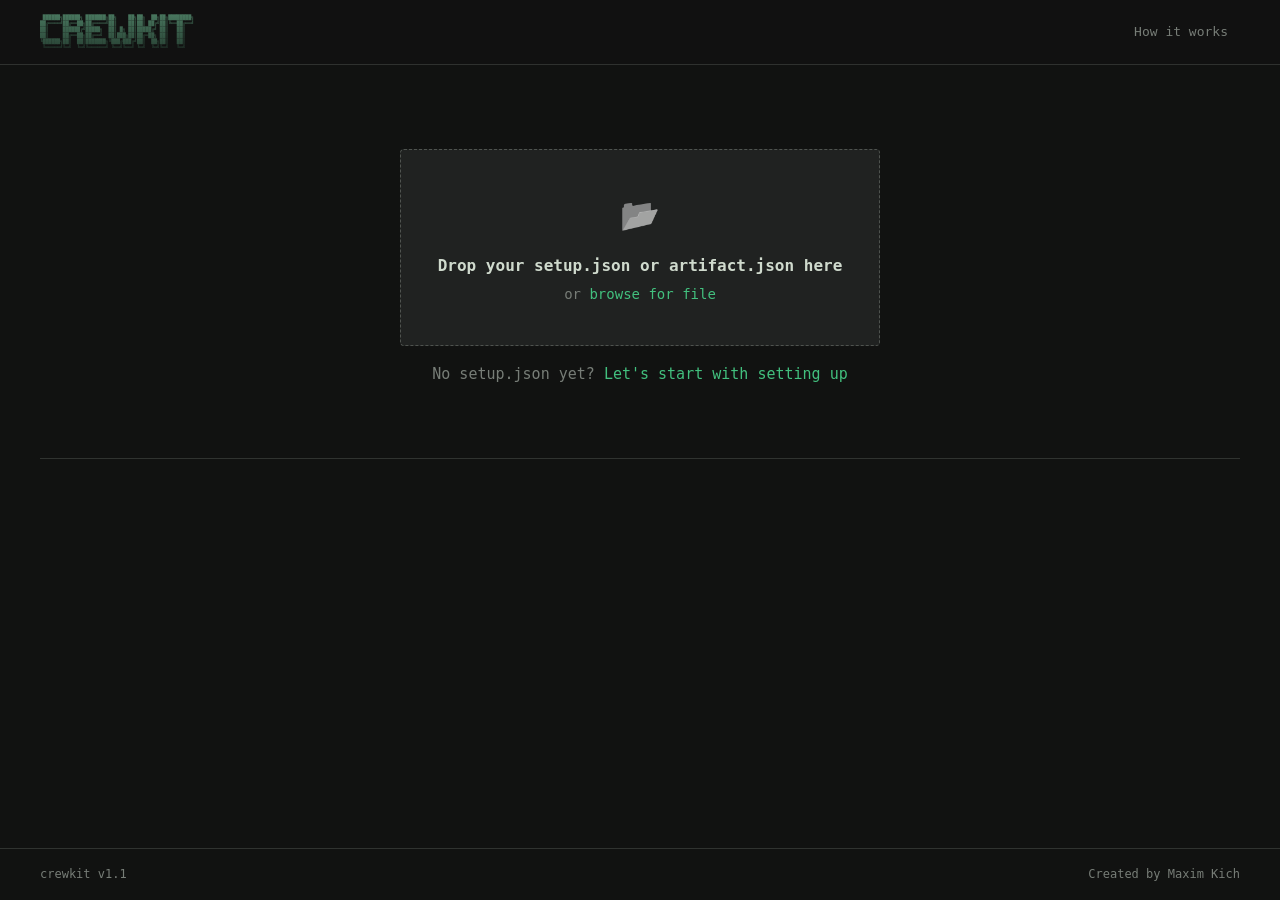
<file: index.html>
<!DOCTYPE html>
<html lang="en" data-theme="dark">
<head>
  <meta charset="UTF-8">
  <meta name="viewport" content="width=device-width, initial-scale=1.0">
  <meta name="description" content="CrewKit — local-first team leadership platform for collaborative assessment">
  <meta name="theme-color" content="#111211">
  <meta name="apple-mobile-web-app-capable" content="yes">
  <meta name="apple-mobile-web-app-status-bar-style" content="black-translucent">
  <title>CrewKit</title>
  <link rel="icon" type="image/svg+xml" href="assets/favicon.svg">
  <link rel="alternate icon" type="image/png" href="assets/favicon-32x32.png">
  <link rel="apple-touch-icon" sizes="180x180" href="assets/apple-touch-icon.png">
  <link rel="stylesheet" href="styles.css">
  <style>
    .tip-bar {
      width: 100%;
      background: var(--color-surface-alt);
      border-top: 1px solid var(--color-border);
      color: var(--color-text-muted);
      font-size: .8rem;
      text-align: center;
      padding: 10px 24px;
    }

    /* ── Dashboard tabs row ── */
    .dash-tabs-row {
      display: flex;
      align-items: flex-end;
      justify-content: space-between;
      border-bottom: 1px solid var(--color-border);
      margin-bottom: 32px;
    }
    .dash-tabs {
      display: flex;
      gap: 0;
    }
    .dash-tab {
      position: relative;
      padding: 10px 20px;
      font-size: .9rem;
      font-weight: 500;
      color: var(--color-text-muted);
      background: none;
      border: none;
      border-bottom: 2px solid transparent;
      cursor: pointer;
      margin-bottom: -1px;
      transition: color .15s, border-color .15s;
    }
    .dash-tab:hover { color: var(--color-text); }
    .dash-tab--active {
      color: var(--color-accent);
      border-bottom-color: var(--color-accent);
    }

    /* ── Notification dot on tab ── */
    .dash-tab__dot {
      position: absolute;
      top: 8px;
      right: 6px;
      width: 7px;
      height: 7px;
      border-radius: 50%;
      background: #e53e3e;
      display: none;
    }
    .dash-tab--notify .dash-tab__dot { display: block; }

    /* ── Tab actions (right side of tab row) ── */
    .dash-tab-actions {
      display: flex;
      align-items: center;
      gap: 10px;
      padding-bottom: 10px;
    }
    .dash-tab-count {
      font-size: .78rem;
      color: var(--color-text-muted);
    }
    .dash-tab-divider {
      width: 1px;
      height: 16px;
      background: var(--color-border);
    }

    /* ── Dropdown button ── */
    .dash-dropdown {
      position: relative;
      display: inline-block;
    }
    .dash-dropdown__menu {
      position: absolute;
      top: calc(100% + 6px);
      right: 0;
      min-width: 180px;
      background: var(--color-surface);
      border: 1px solid var(--color-border);
      border-radius: 8px;
      box-shadow: 0 4px 16px rgba(0,0,0,.1);
      z-index: 200;
      overflow: hidden;
      display: none;
      padding: 4px 0;
    }
    .dash-dropdown__menu--open { display: block; }
    .dash-dropdown__item {
      display: flex;
      align-items: center;
      gap: 10px;
      width: 100%;
      padding: 9px 14px;
      font-size: .875rem;
      font-weight: 400;
      background: none;
      border: none;
      text-align: left;
      cursor: pointer;
      color: var(--color-text);
      transition: background .12s;
      white-space: nowrap;
    }
    .dash-dropdown__item:hover { background: var(--color-surface-alt); }
    .dash-dropdown__item--muted {
      color: var(--color-text-muted);
      cursor: default;
    }
    .dash-dropdown__item--muted:hover { background: none; }
    .dash-dropdown__item .item-badge {
      margin-left: auto;
      font-size: .68rem;
      font-weight: 600;
      color: var(--color-text-muted);
      background: var(--color-surface-alt);
      border: 1px solid var(--color-border);
      border-radius: 4px;
      padding: 1px 5px;
      letter-spacing: .03em;
    }
    .dash-dropdown__divider {
      height: 1px;
      background: var(--color-border);
      margin: 4px 0;
    }
    /* ── Tab panels ── */
    .dash-panel { display: none; }
    .dash-panel--active { display: block; }

    /* ── New-item glow animation ── */
    @keyframes newItemGlow {
      0%   { box-shadow: 0 0 0 0 rgba(99, 102, 241, 0); }
      20%  { box-shadow: 0 0 0 6px rgba(99, 102, 241, .35); }
      50%  { box-shadow: 0 0 0 3px rgba(99, 102, 241, .2); }
      75%  { box-shadow: 0 0 0 6px rgba(99, 102, 241, .35); }
      100% { box-shadow: 0 0 0 0 rgba(99, 102, 241, 0); }
    }
    .module-card--new {
      animation: newItemGlow 2s ease forwards;
    }

    /* ── Global drag-drop overlay ── */
    #global-dropzone {
      position: fixed;
      inset: 0;
      z-index: 9999;
      display: none;
      align-items: center;
      justify-content: center;
      flex-direction: column;
      gap: 12px;
      background: rgba(var(--color-accent-rgb, 99, 102, 241), .08);
      backdrop-filter: blur(2px);
      border: 3px dashed var(--color-accent, #6366f1);
      pointer-events: none;
      transition: opacity .15s;
    }
    #global-dropzone.active {
      display: flex;
      pointer-events: all;
    }
    .global-dropzone__icon {
      font-size: 3rem;
      line-height: 1;
    }
    .global-dropzone__label {
      font-size: 1.1rem;
      font-weight: 600;
      color: var(--color-accent, #6366f1);
    }
    .global-dropzone__sub {
      font-size: .82rem;
      color: var(--color-text-muted);
    }

    /* ── Kanban board ──────────────────────────────────────────────────────── */
    .kanban-board {
      display: flex;
      flex-wrap: nowrap;
      gap: 16px;
      overflow-x: auto;
      padding-bottom: 16px;
    }

    .kanban-column {
      background: var(--color-surface-alt);
      border-radius: var(--radius-md);
      padding: 12px;
      display: flex;
      flex-direction: column;
      min-height: 400px;
      flex-shrink: 0;
      width: 300px;
    }

    .kanban-column__header {
      display: flex;
      justify-content: space-between;
      align-items: center;
      gap: 8px;
      margin-bottom: 12px;
      padding-bottom: 8px;
      border-bottom: 1px solid var(--color-border);
    }

    .kanban-column__title {
      font-size: .9rem;
      font-weight: 600;
      color: var(--color-text);
      border: none;
      background: transparent;
      padding: 0;
      cursor: pointer;
      flex: 1;
      font-family: inherit;
    }

    .kanban-column__title:focus {
      outline: none;
      border-bottom: 2px solid var(--color-accent);
      padding-bottom: 0;
      background: var(--color-surface-alt);
      padding-left: 4px;
      padding-right: 4px;
    }

    .kanban-column__delete {
      opacity: 0;
      transition: opacity .15s;
      flex-shrink: 0;
    }

    .kanban-column__header:hover .kanban-column__delete {
      opacity: 1;
    }

    .kanban-column--add {
      background: none;
      padding: 0;
      min-height: auto;
      width: auto;
      flex-shrink: 0;
    }

    .kanban-add-column-btn {
      display: flex;
      align-items: center;
      justify-content: center;
      width: 28px;
      height: 28px;
      border-radius: var(--radius-sm);
      border: 1px solid var(--color-border);
      background: var(--color-surface);
      color: var(--color-text-muted);
      cursor: pointer;
      font-size: .8rem;
      transition: background .12s, color .12s, border-color .12s;
      line-height: 1;
    }

    .kanban-add-column-btn:hover {
      background: var(--color-surface-alt);
      color: var(--color-text);
      border-color: var(--color-text-muted);
    }

    .kanban-add-column-btn__icon {
      font-size: inherit;
    }

    .kanban-add-column-btn__text {
      display: none;
    }

    .kanban-cards {
      display: flex;
      flex-direction: column;
      gap: 12px;
      flex: 1;
      min-height: 100px;
    }

    .kanban-card {
      background: var(--color-surface);
      border: 1px solid var(--color-border);
      border-radius: 6px;
      padding: 12px;
      cursor: move;
      transition: all .15s;
      user-select: none;
      position: relative;
    }

    .kanban-card:hover {
      box-shadow: 0 2px 8px rgba(0, 0, 0, 0.1);
      transform: translateY(-2px);
    }

    .kanban-card.dragging {
      opacity: 0.5;
    }

    .kanban-card__content {
      padding-right: 36px;
    }

    .kanban-card__title {
      font-weight: 600;
      font-size: .9rem;
      color: var(--color-text);
      margin-bottom: 4px;
      word-break: break-word;
    }

    .kanban-card__date {
      font-size: .75rem;
      color: var(--color-text-muted);
    }

    .kanban-card__delete {
      position: absolute;
      top: 8px;
      right: 8px;
      opacity: 0;
      transition: opacity .15s;
    }

    .kanban-card:hover .kanban-card__delete {
      opacity: 1;
    }

    .kanban-add-btn {
      align-self: flex-start;
      margin-top: 12px;
    }

    /* ── Modal ─────────────────────────────────────────────────────────────── */
    .initiative-modal-backdrop {
      position: fixed;
      inset: 0;
      background: rgba(0, 0, 0, 0.5);
      display: none;
      align-items: center;
      justify-content: center;
      z-index: 10000;
    }

    .initiative-modal-backdrop.active {
      display: flex;
    }

    .initiative-modal {
      background: var(--color-surface);
      border-radius: var(--radius-lg);
      padding: 32px;
      width: 90%;
      max-width: 500px;
      max-height: 80vh;
      overflow-y: auto;
      position: relative;
    }

    .initiative-modal__header {
      display: flex;
      justify-content: space-between;
      align-items: center;
      margin-bottom: 24px;
    }

    .initiative-modal__title {
      font-size: 1.5rem;
      font-weight: 700;
    }

    .initiative-modal__close {
      background: none;
      border: none;
      font-size: 1.5rem;
      cursor: pointer;
      color: var(--color-text-muted);
      transition: color .15s;
    }

    .initiative-modal__close:hover {
      color: var(--color-text);
    }

    .initiative-modal-field {
      margin-bottom: 20px;
    }

    .initiative-modal-field label {
      display: block;
      font-weight: 600;
      font-size: .9rem;
      margin-bottom: 6px;
      color: var(--color-text);
    }

    .initiative-modal-field input,
    .initiative-modal-field textarea {
      width: 100%;
      padding: 8px 12px;
      border: 1px solid var(--color-border);
      border-radius: 6px;
      font-family: inherit;
      font-size: .9rem;
    }

    .initiative-modal-field textarea {
      resize: vertical;
      min-height: 80px;
    }

    .initiative-modal-field input:focus,
    .initiative-modal-field textarea:focus {
      outline: none;
      border-color: var(--color-accent);
      box-shadow: 0 0 0 3px rgba(var(--color-accent-rgb, 39, 65, 51), .1);
    }

    .initiative-modal-view {
      display: flex;
      flex-direction: column;
      gap: 20px;
    }

    .initiative-modal-view__field {
      display: flex;
      flex-direction: column;
      gap: 6px;
    }

    .initiative-modal-view__label {
      font-weight: 600;
      font-size: .9rem;
      color: var(--color-text);
    }

    .initiative-modal-view__text {
      font-size: .9rem;
      color: var(--color-text);
      white-space: pre-wrap;
      word-break: break-word;
    }

    .initiative-updates {
      margin-top: 24px;
      padding-top: 24px;
      border-top: 1px solid var(--color-border);
    }

    .initiative-updates__title {
      font-weight: 600;
      margin-bottom: 12px;
    }

    .initiative-update-item {
      background: var(--color-surface-alt);
      padding: 12px;
      border-radius: 6px;
      margin-bottom: 12px;
      font-size: .85rem;
      display: flex;
      justify-content: space-between;
      align-items: flex-start;
      gap: 12px;
    }

    .initiative-update-item__content {
      flex: 1;
      min-width: 0;
    }

    .initiative-update-item__date {
      color: var(--color-text-muted);
      font-size: .75rem;
      margin-top: 6px;
    }

    .initiative-update-item__text {
      color: var(--color-text);
      word-break: break-word;
      white-space: pre-wrap;
    }

    .initiative-update-item__actions {
      display: flex;
      gap: 4px;
      opacity: 0;
      transition: opacity .15s;
      flex-shrink: 0;
    }

    .initiative-update-item:hover .initiative-update-item__actions {
      opacity: 1;
    }

    .initiative-add-update-card {
      display: flex;
      gap: 8px;
      align-items: center;
      background: var(--color-surface-alt);
      border: 1px solid var(--color-border);
      border-radius: 6px;
      padding: 12px;
      margin-bottom: 20px;
      margin-top: 0;
    }

    .initiative-add-update-card__textarea {
      flex: 1;
      font-size: .85rem;
      padding: 6px 10px;
      border: 1px solid var(--color-border);
      border-radius: 6px;
      font-family: inherit;
      min-height: 32px;
      max-height: 32px;
      resize: none;
      overflow: hidden;
    }

    .initiative-add-update-card__date {
      font-size: .85rem;
      padding: 6px 8px;
      border: 1px solid var(--color-border);
      border-radius: 6px;
      font-family: inherit;
      white-space: nowrap;
      flex-shrink: 0;
    }

    .initiative-add-update-card button {
      flex-shrink: 0;
    }

    .initiative-modal__actions {
      display: flex;
      justify-content: space-between;
      align-items: center;
      gap: 12px;
      margin-top: 24px;
    }

    .initiative-modal__actions-left {
      display: flex;
      gap: 8px;
    }

    .initiative-modal__actions-right {
      display: flex;
      gap: 8px;
    }

    /* ── Task Mode (no setup.json) ────────────────────────────────────────── */
    .task-mode {
      display: flex;
      flex-direction: column;
      align-items: center;
      justify-content: center;
      min-height: 100vh;
      padding: 24px;
    }

    .task-dropzone {
      width: 100%;
      max-width: 600px;
      min-height: 300px;
      border: 2px dashed var(--color-border);
      border-radius: 12px;
      display: flex;
      flex-direction: column;
      align-items: center;
      justify-content: center;
      gap: 12px;
      cursor: pointer;
      transition: border-color .2s, background .2s;
      background: var(--color-surface-alt);
      padding: 40px 24px;
    }

    .task-dropzone:hover {
      border-color: var(--color-accent);
      background: var(--color-surface);
    }

    .task-dropzone.dragover {
      border-color: var(--color-accent);
      background: var(--color-accent-subtle);
    }

    .task-dropzone__icon {
      font-size: 3rem;
    }

    .task-dropzone__text {
      font-size: 1rem;
      color: var(--color-text);
      text-align: center;
    }

    .task-dropzone__sub {
      font-size: .85rem;
      color: var(--color-text-muted);
    }

    .task-artifact-container {
      width: 100%;
      display: flex;
      flex-direction: column;
      gap: 16px;
    }

    .task-artifact-header {
      padding-bottom: 16px;
      border-bottom: 1px solid var(--color-border);
    }

    .task-artifact-title {
      font-size: 1.5rem;
      font-weight: 700;
      color: var(--color-text);
      margin: 0;
    }

    .task-artifact-desc {
      font-size: .9rem;
      color: var(--color-text-muted);
      margin-top: 4px;
      white-space: pre-wrap;
      word-break: break-word;
    }

    .task-toolbar {
      display: flex;
      gap: 12px;
      justify-content: flex-end;
      padding-top: 16px;
      border-top: 1px solid var(--color-border);
      margin-top: 16px;
    }

    /* ── Questionnaire view mode fields ── */
    .q-view-fields-card {
      background: var(--color-surface);
      border: 1px solid var(--color-border);
      border-radius: var(--radius-md);
      padding: 32px;
      display: flex;
      flex-direction: column;
      gap: 24px;
    }

    .q-view-field {
      display: flex;
      flex-direction: column;
      gap: 8px;
    }

    .q-view-field__label {
      font-weight: 600;
      font-size: .9375rem;
      color: var(--color-text);
    }

    .q-view-field__input {
      padding: 10px 12px;
      border: 1px solid var(--color-border);
      border-radius: var(--radius-sm);
      font-size: .9375rem;
      color: var(--color-text);
      background: var(--color-surface);
      transition: border-color .15s;
    }

    .q-view-field__input:focus {
      outline: none;
      border-color: var(--color-accent);
      box-shadow: 0 0 0 3px rgba(72, 118, 94, .1);
    }

    .q-view-field__textarea {
      padding: 10px 12px;
      border: 1px solid var(--color-border);
      border-radius: var(--radius-sm);
      font-size: .9375rem;
      color: var(--color-text);
      background: var(--color-surface);
      transition: border-color .15s;
      font-family: inherit;
      resize: vertical;
      min-height: 120px;
    }

    .q-view-field__textarea:focus {
      outline: none;
      border-color: var(--color-accent);
      box-shadow: 0 0 0 3px rgba(72, 118, 94, .1);
    }

    .q-view-field__type-badge {
      font-size: .85rem;
      font-weight: 400;
      color: var(--color-text-muted);
    }

    .q-view-fields-card > .q-view-field:not(:last-child)::after {
      content: '';
      display: block;
      height: 1px;
      background: var(--color-border);
      margin-top: 24px;
    }

    /* Select/Multiselect as tags */
    .q-view-field__tags {
      display: flex;
      flex-wrap: wrap;
      gap: 8px;
    }

    .q-view-field__tag {
      padding: 8px 12px;
      background: var(--color-surface);
      border: 1px solid var(--color-border);
      border-radius: var(--radius-sm);
      cursor: pointer;
      transition: all .15s;
      font-size: .9375rem;
      color: var(--color-text);
    }

    .q-view-field__tag:hover {
      border-color: var(--color-accent);
      background: rgba(72, 118, 94, .05);
    }

    .q-view-field__tag--selected {
      background: var(--color-accent);
      border-color: var(--color-accent);
      color: white;
    }

    .q-view-field__tag--selected:hover {
      background: var(--color-accent-hover);
      border-color: var(--color-accent-hover);
    }

    /* Rate field with stars */
    .q-view-field__rate {
      display: flex;
      gap: 8px;
    }

    .q-view-field__rate-btn {
      width: 44px;
      height: 44px;
      padding: 0;
      border: 1px solid var(--color-border);
      background: var(--color-surface);
      border-radius: var(--radius-sm);
      cursor: pointer;
      font-size: 1.2rem;
      transition: all .15s;
      display: flex;
      align-items: center;
      justify-content: center;
    }

    .q-view-field__rate-btn:hover {
      border-color: var(--color-accent);
      background: rgba(72, 118, 94, .05);
    }

    .q-view-field__rate-btn--selected {
      background: var(--color-accent);
      border-color: var(--color-accent);
    }

    .q-view-field__rate-btn--selected:hover {
      background: var(--color-accent-hover);
    }

    /* ── Matrix layout (from artifact-builder) ──────────────────────────────── */
    .matrix-wrap {
      overflow-x: auto;
    }

    .matrix-table {
      border-collapse: collapse;
      width: 100%;
      min-width: 600px;
      font-size: .8375rem;
    }

    .matrix-table thead th {
      background: var(--color-surface-alt);
      border: 1px solid var(--color-border);
      padding: 0;
      vertical-align: middle;
      min-width: 80px;
      width: 80px;
    }
    .matrix-table thead th.th-label-col {
      min-width: 200px;
      width: 200px;
      text-align: left;
      vertical-align: middle;
    }
    .matrix-table thead th.th-right-pole {
      min-width: 200px;
      width: 200px;
    }

    .col-head {
      padding: 8px 6px;
      display: flex;
      flex-direction: column;
      gap: 4px;
    }
    .col-head__label {
      font-weight: 600;
      color: var(--color-text);
      background: none;
      border: none;
      border-bottom: 1px solid transparent;
      width: 100%;
      font-size: .8375rem;
      outline: none;
      padding: 2px 0;
      text-align: center;
    }
    .col-head__label:focus { border-bottom-color: var(--color-accent); }

    .group-header-row td.group-cell {
      background: var(--color-surface-alt);
      border-top: 1px solid var(--color-border);
      border-bottom: 1px solid var(--color-border);
      border-left: none;
      border-right: none;
      padding: 8px 10px;
    }
    .group-header-row:first-child td.group-cell { border-top: none; }

    .group-header-inner {
      display: flex;
      align-items: center;
      gap: 8px;
    }
    .group-label-input {
      background: none; border: none;
      font-weight: 600; font-size: .8125rem;
      color: var(--color-text-muted);
      text-transform: uppercase; letter-spacing: .04em;
      outline: none; flex: 1;
      padding: 2px 0;
      border-bottom: 1px solid transparent;
    }

    .matrix-table tbody tr.skill-row td:not(.td-handle):not(.td-action) {
      border-bottom: 1px solid var(--color-border);
    }

    .row-label-cell {
      border: 1px solid var(--color-border);
      padding: 8px 10px;
      vertical-align: top;
      background: var(--color-surface);
      width: 200px;
      max-width: 200px;
    }
    .row-label__name {
      font-weight: 500; background: none; border: none;
      border-bottom: 1px solid transparent;
      width: 100%; font-size: .8375rem; outline: none;
      padding: 2px 0; color: var(--color-text); display: block;
    }

    .matrix-cell {
      border: 1px solid var(--color-border);
      padding: 0; text-align: center; vertical-align: middle;
      cursor: pointer; transition: background .12s; user-select: none;
    }
    .matrix-cell--filled-score     { background: var(--color-accent); }
    .matrix-cell--filled-selective { background: var(--color-accent); }
    .matrix-cell--readonly         { }
    .matrix-cell__dot {
      width: 10px; height: 10px; border-radius: 50%;
      background: var(--color-accent); margin: 0 auto; display: none;
    }
    .matrix-cell--filled-selective .matrix-cell__dot { display: block; }
    .matrix-cell--scale-neg.matrix-cell--filled-score { background: var(--color-accent); }
    .matrix-cell--scale-pos.matrix-cell--filled-score { background: var(--color-accent); }

    .row-right-pole-cell {
      width: 200px;
      max-width: 200px;
    }

    .row-desc-toggle {
      background: none; border: none;
      color: var(--color-text-muted);
      cursor: pointer;
      font-size: .72rem;
      padding: 0; margin-top: 3px;
      text-decoration: underline;
      display: block;
    }
    .row-desc-toggle:hover { color: var(--color-text); }

    .row-desc-text {
      display: none;
      font-size: .75rem;
      color: var(--color-text-muted);
      margin-top: 4px;
      line-height: 1.4;
    }
    .row-desc-text.show { display: block; }
  </style>
  <link rel="stylesheet" href="design-system.css">
</head>
<body data-page="dashboard">

  <header class="app-header" id="app-header"></header>

  <main class="app-main" id="app-main">
    <!-- Rendered by Pages.dashboard.init() -->
  </main>

  <div class="tip-bar" id="tip-bar" style="display:none">
    Tip: Don't forget to download your setup.json after making changes. You may lose your progress if you clear your browser cache.
  </div>

  <footer class="app-footer" id="app-footer"></footer>

  <div id="toast-container"></div>

  <!-- Hidden import file input (multi-select) -->
  <input type="file" id="import-file-input" accept=".json" multiple style="display:none">

  <!-- Global drag-drop overlay -->
  <div id="global-dropzone">
    <div class="global-dropzone__icon">📂</div>
    <div class="global-dropzone__label">Drop to import</div>
    <div class="global-dropzone__sub">Artifacts, crew members, or candidate profiles</div>
  </div>

  <script src="validator.js"></script>
  <script src="app.js"></script>
  <script>
    Pages.dashboard = {
      _activeTab: 'artifacts',
      // Track IDs of newly imported items per tab so we can highlight them
      _newItems: { artifacts: new Set(), crew: new Set(), initiatives: new Set() },
      // Track which tabs have unseen new items (notification dots)
      _notifyTabs: new Set(),

      init() {
        const main  = document.getElementById('app-main');
        const setup = App.setup;
        const searchParams = new URLSearchParams(location.search);

        // If task=fillout parameter is set, show tasks fill interface
        if (searchParams.get('task') === 'fillout') {
          if (Pages.tasks) Pages.tasks.init();
          return;
        }

        // If fillout parameter is set, show drop zone even if setup exists
        if (searchParams.get('fillout') === '1') {
          this._renderEmpty(main);
          return;
        }

        if (!setup) {
          this._renderEmpty(main);
          return;
        }

        const result = Validator.validateSetup(setup);
        if (!result.valid) {
          this._renderError(main, result);
          return;
        }

        this._renderDashboard(main, setup);

        if (searchParams.get('new') === '1') {
          history.replaceState(null, '', 'index.html');
          Toast.show('🎉 You successfully created your environment.', 'success', 5000);
        }

        // Restore the tab the user came from (e.g. ?from=crew or ?from=artifacts)
        const fromTab = searchParams.get('from');
        if (fromTab && ['artifacts', 'crew', 'initiatives'].includes(fromTab)) {
          this._switchTab(fromTab);
          history.replaceState(null, '', 'index.html');
        } else {
          // Restore the last active tab from localStorage
          const savedTab = localStorage.getItem('crewkit_active_tab');
          if (savedTab && ['artifacts', 'crew', 'initiatives'].includes(savedTab)) {
            this._switchTab(savedTab);
          }
        }

        // Wire up the import file input
        document.getElementById('import-file-input').addEventListener('change', e => {
          const files = Array.from(e.target.files || []);
          if (files.length) Pages.dashboard._importFiles(files);
          e.target.value = ''; // reset so same file can be re-selected
        });

        // Close dropdown when clicking outside
        document.addEventListener('click', e => {
          if (!e.target.closest('.dash-dropdown')) {
            Pages.dashboard._closeDropdown();
          }
        });

        // Global drag-drop import overlay
        this._initGlobalDrop();
      },

      // ── Dropdown ────────────────────────────────────────────────────────────

      _toggleDropdown() {
        const menu = document.getElementById('dash-dropdown-menu');
        if (!menu) return;
        menu.classList.toggle('dash-dropdown__menu--open');
      },

      _closeDropdown() {
        const menu = document.getElementById('dash-dropdown-menu');
        if (menu) menu.classList.remove('dash-dropdown__menu--open');
      },

      // ── Render helpers ───────────────────────────────────────────────────────

      _renderEmpty(main) {
        main.innerHTML = `
          <div class="dashboard-hero">
            <div class="dropzone" id="dropzone" onclick="document.getElementById('file-input').click()">
              <div class="dropzone__icon">📂</div>
              <div class="dropzone__title">Drop your setup.json or artifact.json here</div>
              <div class="dropzone__sub">or <a href="#" onclick="event.stopPropagation();document.getElementById('file-input').click()">browse for file</a></div>
              <input type="file" id="file-input" class="dropzone__input" accept=".json">
            </div>

            <div class="dashboard-no-setup">
              No setup.json yet? <a href="wizard.html">Let's start with setting up</a>
            </div>
          </div>`;

        this._initDropzone();
      },

      _initDropzone() {
        const zone = document.getElementById('dropzone');
        const input = document.getElementById('file-input');
        if (!zone || !input) return;

        zone.addEventListener('dragover', e => { e.preventDefault(); zone.classList.add('dragover'); });
        zone.addEventListener('dragleave', () => zone.classList.remove('dragover'));
        zone.addEventListener('drop', e => {
          e.preventDefault();
          zone.classList.remove('dragover');
          const file = e.dataTransfer?.files?.[0];
          if (file) this._handleFile(file);
        });
        input.addEventListener('change', e => {
          if (e.target.files?.[0]) this._handleFile(e.target.files[0]);
        });
      },

      _renderError(main, result) {
        const errors   = result.errors.map(e => `
          <li>
            <span class="error-badge error-badge--l1">L1</span>
            <span>${Utils.esc(e.msg)}</span>
          </li>`).join('');
        const warnings = result.warnings.map(w => `
          <li>
            <span class="error-badge error-badge--l2">L2</span>
            <span>${Utils.esc(w.msg)}</span>
          </li>`).join('');

        main.innerHTML = `
          <div class="error-screen">
            <div class="error-screen__icon">⚠️</div>
            <h2 class="error-screen__title">setup.json could not be loaded</h2>
            <p class="error-screen__sub">Fix the issues below and reload the file.</p>
            <ul class="error-screen__list">${errors}${warnings}</ul>
            <div style="display:flex;gap:12px;justify-content:center;flex-wrap:wrap">
              <button class="btn btn--primary" onclick="document.getElementById('file-input-err').click()">
                Try another file
              </button>
              <button class="btn btn--secondary" onclick="App.clearStorage();location.reload()">
                Clear &amp; start over
              </button>
              <a href="wizard.html" class="btn btn--ghost">Create new setup.json</a>
            </div>
            <input type="file" id="file-input-err" style="display:none" accept=".json">
          </div>`;

        document.getElementById('file-input-err').addEventListener('change', e => {
          Pages.dashboard._handleFile(e.target.files[0]);
        });
      },

      _renderDashboard(main, setup) {
        const artifacts  = setup.artifacts  || [];
        const crewMembers = setup.crewMembers || [];
        const initiatives = setup.initiatives || {};
        const columnOrder = initiatives.columnOrder || ['todo'];
        let initiativesCount = 0;
        for (const col of columnOrder) {
          initiativesCount += (initiatives[col] || []).length;
        }

        main.innerHTML = `
          <div class="dashboard-hero">
            <h1 class="dashboard-hero__title">
              Welcome back, <span>${Utils.esc(setup.user?.name || 'there')}.</span>
            </h1>
          </div>

          <div class="dash-tabs-row">
            <div class="dash-tabs">
              <button class="dash-tab dash-tab--active" data-tab="artifacts" onclick="Pages.dashboard._switchTab('artifacts')">
                Artifacts <span class="dash-tab__count">${String(artifacts.length).padStart(2, '0')}</span><span class="dash-tab__dot"></span>
              </button>
              <button class="dash-tab" data-tab="crew" onclick="Pages.dashboard._switchTab('crew')">
                Crew <span class="dash-tab__count">${String(crewMembers.length).padStart(2, '0')}</span><span class="dash-tab__dot"></span>
              </button>
              <button class="dash-tab" data-tab="initiatives" onclick="Pages.dashboard._switchTab('initiatives')">
                Initiatives <span class="dash-tab__count">${String(initiativesCount).padStart(2, '0')}</span><span class="dash-tab__dot"></span>
              </button>
            </div>
            <div class="dash-tab-actions" id="dash-tab-actions">
              <span class="dash-tab-count" id="dash-tab-count"></span>
              <div class="dash-tab-divider"></div>
              <div class="dash-dropdown">
                <button class="btn btn--primary btn--sm" onclick="Pages.dashboard._toggleDropdown()">
                  New <span class="dropdown-caret" aria-hidden="true">▾</span>
                </button>
                <div class="dash-dropdown__menu" id="dash-dropdown-menu">
                  <button class="dash-dropdown__item" onclick="Pages.dashboard._closeDropdown();Pages.dashboard._create('artifacts')">
                    Artifact
                  </button>
                  <button class="dash-dropdown__item" onclick="Pages.dashboard._closeDropdown();Pages.dashboard._create('crew')">
                    Crew member
                  </button>
                  <div class="dash-dropdown__divider"></div>
                  <button class="dash-dropdown__item" onclick="Pages.dashboard._closeDropdown();Pages.dashboard._openImport()">
                    Import
                  </button>
                </div>
              </div>
            </div>
          </div>

          <div class="dash-panel dash-panel--active" data-tab="artifacts">
            ${this._renderTabContent('artifacts', artifacts, 'Artifact', 'Build reusable evaluation templates — skill matrices, seniority ladders, scorecards.')}
          </div>

          <div class="dash-panel" data-tab="crew">
            ${this._renderTabContent('crew', crewMembers, 'Crew member', 'Add crew members and evaluate them against your artifacts.')}
          </div>

          <div class="dash-panel" data-tab="initiatives" id="initiatives-panel">
            ${this._renderInitiativesBoard(setup.initiatives || {})}
          </div>

          `;

        document.getElementById('tip-bar').style.display = '';
        this._counts = { artifacts: artifacts.length, crew: crewMembers.length, initiatives: initiativesCount };
        this._updateTabActions(this._activeTab, this._counts);
        // Restore notification dots that were set before re-render
        this._notifyTabs.forEach(tab => this._setTabDot(tab, true));
      },

      _renderTabContent(tab, items, itemLabel, emptyDesc) {
        if (!items.length) {
          return `
            <div class="empty-state">
              <div class="empty-state__icon">${tab === 'artifacts' ? '🗂️' : tab === 'crew' ? '👥' : '🎯'}</div>
              <div class="empty-state__title">No ${itemLabel.toLowerCase()}s yet</div>
              <div class="empty-state__sub">${emptyDesc}</div>
            </div>`;
        }

        const newIds = this._newItems[tab] || new Set();

        const cards = items.map(item => {
          const badge = tab === 'artifacts'
            ? (item.model === 'questionnaire'
                ? 'questionnaire'
                : item.type
                  ? `matrix · ${item.type}`
                  : 'matrix')
            : (item.type || 'crew member');
          const description = item.description || (tab === 'artifacts'
            ? (item.model === 'questionnaire' ? 'Questionnaire artifact' : 'Matrix artifact')
            : 'Crew member profile');

          return `
            <div class="module-card${newIds.has(item.id) ? ' module-card--new' : ''}" data-id="${item.id}" onclick="Pages.dashboard._open('${tab}', '${item.id}')" onkeydown="if(event.key==='Enter'||event.key===' '){event.preventDefault();Pages.dashboard._open('${tab}', '${item.id}')}" tabindex="0" role="button">
              <div class="module-card__top">
                <span class="module-card__label">${Utils.esc(badge)}</span>
                <div class="module-card__actions">
                  ${tab === 'artifacts' || tab === 'crew' ? `
                  <button class="module-card__action-btn" aria-label="Duplicate ${Utils.esc(item.name)}" title="Duplicate" onclick="event.stopPropagation();Pages.dashboard._copy('${tab}','${item.id}')">📋</button>
                  <button class="module-card__action-btn" aria-label="Download ${Utils.esc(item.name)} as JSON" title="Download JSON" onclick="event.stopPropagation();Pages.dashboard._download('${tab}','${item.id}')">📥</button>
                  ` : ''}
                  <button class="module-card__action-btn" aria-label="Edit ${Utils.esc(item.name)}" title="Edit" onclick="event.stopPropagation();Pages.dashboard._edit('${tab}','${item.id}')">✏️</button>
                  <button class="module-card__action-btn module-card__action-btn--danger" aria-label="Delete ${Utils.esc(item.name)}" title="Delete" onclick="event.stopPropagation();Pages.dashboard._delete('${tab}','${item.id}','${Utils.esc(item.name)}')">🗑</button>
                </div>
              </div>
              <div class="module-card__body">
                <div class="module-card__title" title="${Utils.esc(item.name)}">${Utils.esc(item.name)}</div>
                <div class="module-card__desc">${Utils.esc(description)}</div>
              </div>
              <span class="module-card__open">Open →</span>
            </div>`;
        }).join('');

        return `<div class="module-grid">${cards}</div>`;
      },

      _updateTabActions(tab, counts) {
        const labels = { artifacts: 'Artifact', crew: 'Crew member', initiatives: 'Initiative' };
        const label  = labels[tab] || 'Item';
        const count  = counts[tab] || 0;
        const countEl = document.getElementById('dash-tab-count');
        if (countEl) countEl.textContent = `${count} ${label}${count !== 1 ? 's' : ''}`;
      },

      // ── Initiatives (Kanban board) ─────────────────────────────────────────

      _renderInitiativesBoard(initiatives) {
        const columnOrder = initiatives.columnOrder || ['todo'];
        const columns = initiatives.columns || {};

        let html = '<div class="kanban-board">';

        columnOrder.forEach(col => {
          const items = initiatives[col] || [];
          const columnLabel = columns[col] || col;
          html += `
            <div class="kanban-column" data-column="${col}">
              <div class="kanban-column__header">
                <input type="text" class="kanban-column__title" value="${Utils.esc(columnLabel)}" data-column="${col}" aria-label="Rename ${Utils.esc(columnLabel)} column" onfocus="this.select()" onblur="Pages.dashboard._saveColumnName('${col}', this.value);this.setAttribute('readonly','')" onkeydown="if(event.key==='Enter') this.blur()" onclick="this.removeAttribute('readonly')" readonly>
                <button class="kanban-column__delete module-card__action-btn module-card__action-btn--danger" onclick="event.stopPropagation();Pages.dashboard._deleteColumn('${col}')" title="Delete column">🗑</button>
              </div>
              <div class="kanban-cards" data-column="${col}">
                ${items.map(item => `
                  <div class="kanban-card" data-id="${item.id}" draggable="true" onclick="Pages.dashboard._editInitiative('${item.id}')">
                    <div class="kanban-card__content">
                      <div class="kanban-card__title">${Utils.esc(item.name || 'Untitled')}</div>
                      ${item.deadline ? `<div class="kanban-card__date">📅 ${Utils.formatDate(item.deadline)}</div>` : ''}
                    </div>
                    <button class="kanban-card__delete module-card__action-btn module-card__action-btn--danger" onclick="event.stopPropagation();Pages.dashboard._deleteInitiative('${item.id}')" title="Delete">🗑</button>
                  </div>
                `).join('')}
              </div>
              <button class="btn btn--secondary btn--sm kanban-add-btn" onclick="Pages.dashboard._createInitiative('${col}')">+ Add</button>
            </div>
          `;
        });

        html += `
          <div class="kanban-column kanban-column--add">
            <button class="kanban-add-column-btn" onclick="Pages.dashboard._showAddColumnDialog()" title="Add column">
              <span class="kanban-add-column-btn__icon">➕</span>
            </button>
          </div>
        </div>`;

        // Setup drag and drop after rendering
        setTimeout(() => this._setupKanbanDragDrop(), 0);

        return html;
      },

      _saveColumnName(columnId, newName) {
        const setup = App.setup;
        if (!setup.initiatives) return;

        const trimmedName = newName.trim();
        if (!trimmedName) {
          Toast.show('Column name is required', 'error');
          return;
        }

        setup.initiatives.columns = setup.initiatives.columns || {};
        const oldName = setup.initiatives.columns[columnId];

        if (trimmedName === oldName) return; // No change

        setup.initiatives.columns[columnId] = trimmedName;
        App.saveToStorage(setup);

        // Re-render the initiatives board
        const panel = document.getElementById('initiatives-panel');
        if (panel) {
          panel.innerHTML = this._renderInitiativesBoard(setup.initiatives);
        }

        Toast.show('Column renamed', 'success');
      },

      _deleteColumn(columnId) {
        const setup = App.setup;
        if (!setup.initiatives) return;

        const columnName = setup.initiatives.columns?.[columnId] || columnId;
        const message = `Delete ${columnName} including its content? This cannot be undone.`;

        if (!confirm(message)) return;

        // Remove the column
        const newColumnOrder = setup.initiatives.columnOrder.filter(col => col !== columnId);
        setup.initiatives.columnOrder = newColumnOrder;

        // Remove column label
        if (setup.initiatives.columns) {
          delete setup.initiatives.columns[columnId];
        }

        // Remove all cards in the column
        delete setup.initiatives[columnId];

        App.saveToStorage(setup);

        // Re-render
        const panel = document.getElementById('initiatives-panel');
        if (panel) {
          panel.innerHTML = this._renderInitiativesBoard(setup.initiatives);
        }

        // Recalculate initiatives count and update counter
        const columnOrder = setup.initiatives.columnOrder || ['todo'];
        let initiativesCount = 0;
        for (const col of columnOrder) {
          initiativesCount += (setup.initiatives[col] || []).length;
        }
        this._counts.initiatives = initiativesCount;
        this._updateTabActions(this._activeTab, this._counts);

        Toast.show('Column deleted', 'success');
      },

      _showAddColumnDialog() {
        const setup = App.setup;
        if (!setup.initiatives) {
          setup.initiatives = { columns: {}, columnOrder: [] };
        }

        // Create column with default name
        const columnId = 'col_' + App.uuid().slice(0, 8);
        const defaultName = 'New column';

        setup.initiatives.columns = setup.initiatives.columns || {};
        setup.initiatives.columns[columnId] = defaultName;
        setup.initiatives.columnOrder = setup.initiatives.columnOrder || [];
        setup.initiatives.columnOrder.push(columnId);
        setup.initiatives[columnId] = [];

        App.saveToStorage(setup);

        // Re-render
        const panel = document.getElementById('initiatives-panel');
        if (panel) {
          panel.innerHTML = this._renderInitiativesBoard(setup.initiatives);

          // Focus on the new column's name input for immediate editing
          requestAnimationFrame(() => {
            const input = panel.querySelector(`input[data-column="${columnId}"]`);
            if (input) {
              input.removeAttribute('readonly');
              input.focus();
              input.select();
            }
          });
        }

        Toast.show('Column added', 'success');
      },

      _setupKanbanDragDrop() {
        const cards = document.querySelectorAll('.kanban-card');
        const columns = document.querySelectorAll('.kanban-cards');

        cards.forEach(card => {
          card.addEventListener('dragstart', (e) => {
            e.dataTransfer.effectAllowed = 'move';
            e.dataTransfer.setData('cardId', card.dataset.id);
            card.classList.add('dragging');
          });

          card.addEventListener('dragend', () => {
            card.classList.remove('dragging');
          });
        });

        columns.forEach(col => {
          col.addEventListener('dragover', (e) => {
            e.preventDefault();
            e.dataTransfer.dropEffect = 'move';
          });

          col.addEventListener('drop', (e) => {
            e.preventDefault();
            const cardId = e.dataTransfer.getData('cardId');
            const newColumn = col.dataset.column;
            this._moveInitiative(cardId, newColumn);
          });
        });
      },

      _createInitiative(column) {
        const initiative = {
          id: App.uuid(),
          name: '',
          deadline: '',
          description: '',
          updates: [],
          createdAt: new Date().toISOString()
        };
        this._showInitiativeModal(initiative, column, 'create');
      },

      _editInitiative(id) {
        const setup = App.setup;
        let initiative = null;
        let column = null;

        const columnOrder = setup.initiatives?.columnOrder || ['todo'];
        for (const col of columnOrder) {
          const item = (setup.initiatives?.[col] || []).find(i => i.id === id);
          if (item) {
            initiative = item;
            column = col;
            break;
          }
        }

        if (initiative) {
          // Click on card opens view mode
          this._showInitiativeModal(initiative, column, 'view');
        }
      },

      _switchToEditMode(id, column) {
        const setup = App.setup;
        const initiative = (setup.initiatives?.[column] || []).find(i => i.id === id);
        if (initiative) {
          this._showInitiativeModal(initiative, column, 'edit');
        }
      },

      _switchToViewMode(id, column) {
        const setup = App.setup;
        const initiative = (setup.initiatives?.[column] || []).find(i => i.id === id);
        if (initiative) {
          this._showInitiativeModal(initiative, column, 'view');
        }
      },

      _showInitiativeModal(initiative, column, mode = 'view') {
        // Remove any existing modal backdrop
        const existingBackdrop = document.getElementById('initiative-modal-backdrop');
        if (existingBackdrop) existingBackdrop.remove();

        const backdrop = document.createElement('div');
        backdrop.className = 'initiative-modal-backdrop active';
        backdrop.id = 'initiative-modal-backdrop';

        const modal = document.createElement('div');
        modal.className = 'initiative-modal';

        const isNew = !initiative.id || !App.setup.initiatives?.[column]?.some(i => i.id === initiative.id);
        const isEditMode = mode === 'create' || mode === 'edit';

        // Build the modal content based on mode
        let modalContent = `
          <div class="initiative-modal__header">
            <h2 class="initiative-modal__title">${mode === 'create' ? 'New Initiative' : (isEditMode ? 'Edit Initiative' : initiative.name)}</h2>
            <button class="initiative-modal__close" onclick="document.getElementById('initiative-modal-backdrop').remove()">×</button>
          </div>

          <form onsubmit="return false">
        `;

        if (isEditMode) {
          // Create/Edit mode: show input fields
          modalContent += `
            <div class="initiative-modal-field">
              <label>Name *</label>
              <input type="text" id="init-name" value="${Utils.esc(initiative.name || '')}" placeholder="Initiative name" required>
            </div>

            <div class="initiative-modal-field">
              <label>Deadline</label>
              <input type="date" id="init-deadline" value="${initiative.deadline || ''}">
            </div>

            <div class="initiative-modal-field">
              <label>Description</label>
              <textarea id="init-description" placeholder="Add description...">${Utils.esc(initiative.description || '')}</textarea>
            </div>
          `;
        } else {
          // View mode: show as text (name already in title)
          modalContent += `
            <div class="initiative-modal-view">
              <div class="initiative-modal-view__field">
                <div class="initiative-modal-view__label">Deadline</div>
                <div class="initiative-modal-view__text">${initiative.deadline ? Utils.formatDate(initiative.deadline) : '-'}</div>
              </div>
              <div class="initiative-modal-view__field">
                <div class="initiative-modal-view__label">Description</div>
                <div class="initiative-modal-view__text">${initiative.description ? Utils.esc(initiative.description) : '-'}</div>
              </div>
            </div>
          `;
        }

        // Only show updates in view mode
        if (!isEditMode) {
          const isEditingUpdate = this._editingUpdateId?.id === initiative.id && this._editingUpdateId?.column === column;

          modalContent += `
            <div class="initiative-updates">
              <div class="initiative-updates__title">Updates</div>

              <div class="initiative-add-update-card" ${isEditingUpdate ? 'style="opacity:0.5;pointer-events:none"' : ''}>
                <textarea id="init-update-text" placeholder="Add an update..." class="initiative-add-update-card__textarea" ${isEditingUpdate ? 'disabled' : ''}></textarea>
                <input type="date" id="init-update-date" class="initiative-add-update-card__date" ${isEditingUpdate ? 'disabled' : ''}>
                <button type="button" class="btn btn--primary btn--sm" onclick="Pages.dashboard._addInitiativeUpdate('${initiative.id}', '${column}')" ${isEditingUpdate ? 'disabled' : ''}>Add</button>
              </div>

              ${(initiative.updates || []).map((update, idx) => {
                const isEditing = isEditingUpdate && this._editingUpdateId?.updateIndex === idx;
                return isEditing ? `
                  <div class="initiative-add-update-card initiative-add-update-card--editing">
                    <textarea id="edit-update-text" class="initiative-add-update-card__textarea" placeholder="Update text...">${Utils.esc(update.text)}</textarea>
                    <input type="date" id="edit-update-date" class="initiative-add-update-card__date" value="${update.date || ''}">
                    <div style="display:flex;gap:8px">
                      <button type="button" class="btn btn--secondary btn--sm" onclick="Pages.dashboard._cancelInitiativeUpdateEdit('${initiative.id}', '${column}')">Cancel</button>
                      <button type="button" class="btn btn--primary btn--sm" onclick="Pages.dashboard._saveInitiativeUpdateEdit()">Save</button>
                    </div>
                  </div>
                ` : `
                  <div class="initiative-update-item">
                    <div class="initiative-update-item__content">
                      <div class="initiative-update-item__date">${Utils.formatDate(update.date)}</div>
                      <div class="initiative-update-item__text">${Utils.esc(update.text)}</div>
                    </div>
                    <div class="initiative-update-item__actions">
                      <button class="module-card__action-btn" onclick="event.stopPropagation();Pages.dashboard._editInitiativeUpdate('${initiative.id}', '${column}', ${idx})" title="Edit">✏️</button>
                      <button class="module-card__action-btn module-card__action-btn--danger" onclick="event.stopPropagation();Pages.dashboard._deleteInitiativeUpdate('${initiative.id}', '${column}', ${idx})" title="Delete">🗑</button>
                    </div>
                  </div>
                `;
              }).join('')}
            </div>
          `;
        }

        // Action buttons based on mode
        modalContent += `
            <div class="initiative-modal__actions">
        `;

        if (isEditMode) {
          // Create/Edit mode: Delete on left, Cancel and Save on right
          const cancelAction = mode === 'create'
            ? 'document.getElementById("initiative-modal-backdrop").remove()'
            : `Pages.dashboard._switchToViewMode('${initiative.id}', '${column}')`;

          modalContent += `
              <div class="initiative-modal__actions-left">
                ${!isNew ? '<button type="button" class="btn btn--danger" onclick="Pages.dashboard._deleteInitiative(\'' + initiative.id + '\')">Delete</button>' : ''}
              </div>
              <div class="initiative-modal__actions-right">
                <button type="button" class="btn btn--secondary" onclick="${cancelAction}">Cancel</button>
                <button type="button" class="btn btn--primary" onclick="Pages.dashboard._saveInitiativeFromModal()">Save</button>
              </div>
          `;
        } else {
          // View mode: Delete on left, Edit (primary) on right
          modalContent += `
              <div class="initiative-modal__actions-left">
                <button type="button" class="btn btn--danger" onclick="Pages.dashboard._deleteInitiative('${initiative.id}')">Delete</button>
              </div>
              <button type="button" class="btn btn--primary" onclick="Pages.dashboard._switchToEditMode('${initiative.id}', '${column}')">Edit</button>
          `;
        }

        modalContent += `
            </div>
          </form>
        `;

        modal.innerHTML = modalContent;
        backdrop.appendChild(modal);
        Modal.bindOutsideDismiss(backdrop, () => backdrop.remove());
        document.body.appendChild(backdrop);

        // Store current editing initiative
        window._currentInitiative = { ...initiative, column, mode };
      },

      _saveInitiativeFromModal() {
        if (!window._currentInitiative) {
          Toast.show('Error: initiative data not found', 'error');
          return;
        }
        const { id, column } = window._currentInitiative;
        this._saveInitiative(id, column);
      },

      _saveInitiative(id, column) {
        try {
          const nameEl = document.getElementById('init-name');
          const name = nameEl ? nameEl.value.trim() : '';
          if (!name) {
            Toast.show('Name is required', 'error');
            return;
          }

          const setup = App.setup;
          if (!setup.initiatives) {
            setup.initiatives = { columns: {}, columnOrder: [], 'todo': [] };
          }

          // Ensure column exists
          if (!Array.isArray(setup.initiatives[column])) {
            setup.initiatives[column] = [];
          }

          const deadlineEl = document.getElementById('init-deadline');
          const descEl = document.getElementById('init-description');
          const deadline = deadlineEl ? deadlineEl.value : '';
          const description = descEl ? descEl.value : '';

          // Check if this is a new initiative
          const existingInArray = setup.initiatives[column].find(i => i.id === id);
          const isNew = !existingInArray;

          // Build the initiative object
          const initiative = {
            id: id,
            name: name,
            deadline: deadline,
            description: description,
            updates: (window._currentInitiative?.updates || []),
            createdAt: window._currentInitiative?.createdAt || new Date().toISOString(),
            updatedAt: new Date().toISOString()
          };

          if (isNew) {
            // Adding new initiative
            setup.initiatives[column].push(initiative);
          } else {
            // Updating existing initiative
            const idx = setup.initiatives[column].findIndex(i => i.id === id);
            if (idx !== -1) {
              setup.initiatives[column][idx] = initiative;
            }
          }

          App.saveToStorage(setup);

          const backdrop = document.getElementById('initiative-modal-backdrop');
          if (backdrop) backdrop.remove();

          this._renderDashboard(document.getElementById('app-main'), setup);

          // Update counter immediately
          const columnOrder = setup.initiatives?.columnOrder || ['todo'];
          let initiativesCount = 0;
          for (const col of columnOrder) {
            initiativesCount += (setup.initiatives[col] || []).length;
          }
          this._counts.initiatives = initiativesCount;
          this._updateTabActions(this._activeTab, this._counts);

          // Re-apply active tab state after re-render
          requestAnimationFrame(() => {
            this._switchTab(this._activeTab);
          });

          Toast.show(isNew ? 'Initiative created' : 'Initiative updated', 'success');
        } catch (err) {
          console.error('Save initiative error:', err);
          Toast.show('Error saving initiative: ' + err.message, 'error');
        }
      },

      _addInitiativeUpdate(id, column) {
        const textEl = document.getElementById('init-update-text');
        const dateEl = document.getElementById('init-update-date');
        const text = textEl ? textEl.value.trim() : '';
        const dateStr = dateEl ? dateEl.value : new Date().toISOString().split('T')[0];

        if (!text) {
          Toast.show('Update text is required', 'error');
          return;
        }

        const setup = App.setup;
        const initiative = (setup.initiatives?.[column] || []).find(i => i.id === id);

        if (!initiative) {
          Toast.show('Initiative not found', 'error');
          return;
        }

        if (!initiative.updates) initiative.updates = [];

        // Parse date or use today
        const date = dateStr ? new Date(dateStr + 'T00:00:00').toISOString() : new Date().toISOString();

        initiative.updates.push({
          date: date,
          text: text
        });

        // Save directly to storage
        App.saveToStorage(setup);

        // Clear inputs
        if (textEl) textEl.value = '';
        if (dateEl) dateEl.value = '';

        // Re-render modal in view mode with the updated initiative
        const backdrop = document.getElementById('initiative-modal-backdrop');
        if (backdrop) backdrop.remove();

        requestAnimationFrame(() => {
          this._showInitiativeModal(initiative, column, 'view');
          Toast.show('Update added', 'success');
        });
      },

      _editInitiativeUpdate(id, column, updateIndex) {
        // Store editing state
        this._editingUpdateId = { id, column, updateIndex };

        // Re-render modal with edit mode for this update
        const setup = App.setup;
        const initiative = (setup.initiatives?.[column] || []).find(i => i.id === id);

        const backdrop = document.getElementById('initiative-modal-backdrop');
        if (backdrop) backdrop.remove();

        requestAnimationFrame(() => {
          this._showInitiativeModal(initiative, column, 'view');
        });
      },

      _saveInitiativeUpdateEdit() {
        if (!this._editingUpdateId) return;

        const { id, column, updateIndex } = this._editingUpdateId;
        const setup = App.setup;
        const initiative = (setup.initiatives?.[column] || []).find(i => i.id === id);

        if (!initiative || !initiative.updates || !initiative.updates[updateIndex]) {
          Toast.show('Update not found', 'error');
          return;
        }

        const newText = document.getElementById('edit-update-text')?.value?.trim();
        const newDate = document.getElementById('edit-update-date')?.value;

        if (!newText) {
          Toast.show('Update text is required', 'error');
          return;
        }

        initiative.updates[updateIndex].text = newText;
        if (newDate) initiative.updates[updateIndex].date = newDate;

        App.saveToStorage(setup);
        this._editingUpdateId = null;

        // Re-render modal
        const backdrop = document.getElementById('initiative-modal-backdrop');
        if (backdrop) backdrop.remove();

        requestAnimationFrame(() => {
          this._showInitiativeModal(initiative, column, 'view');
          Toast.show('Update saved', 'success');
        });
      },

      _cancelInitiativeUpdateEdit(id, column) {
        this._editingUpdateId = null;

        const backdrop = document.getElementById('initiative-modal-backdrop');
        if (backdrop) backdrop.remove();

        const setup = App.setup;
        const initiative = (setup.initiatives?.[column] || []).find(item => item.id === id);

        if (initiative) {
          requestAnimationFrame(() => {
            this._showInitiativeModal(initiative, column, 'view');
          });
        }
      },

      _deleteInitiativeUpdate(id, column, updateIndex) {
        if (!confirm('Delete this update?')) return;

        const setup = App.setup;
        const initiative = (setup.initiatives?.[column] || []).find(i => i.id === id);

        if (!initiative || !initiative.updates) {
          Toast.show('Update not found', 'error');
          return;
        }

        initiative.updates.splice(updateIndex, 1);
        App.saveToStorage(setup);

        // Re-render modal
        const backdrop = document.getElementById('initiative-modal-backdrop');
        if (backdrop) backdrop.remove();

        requestAnimationFrame(() => {
          this._showInitiativeModal(initiative, column, 'view');
          Toast.show('Update deleted', 'success');
        });
      },

      _moveInitiative(id, newColumn) {
        const setup = App.setup;
        if (!setup.initiatives) return;

        let initiative = null;
        let oldColumn = null;

        const columnOrder = setup.initiatives?.columnOrder || ['todo'];
        for (const col of columnOrder) {
          const idx = (setup.initiatives[col] || []).findIndex(i => i.id === id);
          if (idx !== -1) {
            initiative = setup.initiatives[col][idx];
            oldColumn = col;
            break;
          }
        }

        if (initiative && oldColumn !== newColumn) {
          setup.initiatives[oldColumn] = setup.initiatives[oldColumn].filter(i => i.id !== id);
          if (!setup.initiatives[newColumn]) setup.initiatives[newColumn] = [];
          setup.initiatives[newColumn].push(initiative);
          App.saveToStorage(setup);
          this._renderDashboard(document.getElementById('app-main'), setup);
          requestAnimationFrame(() => {
            this._switchTab(this._activeTab);
          });
        }
      },

      _deleteInitiative(id) {
        if (!confirm('Delete this initiative?')) return;

        const setup = App.setup;
        const columnOrder = setup.initiatives?.columnOrder || ['todo'];
        for (const col of columnOrder) {
          setup.initiatives[col] = (setup.initiatives[col] || []).filter(i => i.id !== id);
        }

        App.saveToStorage(setup);
        const backdrop = document.getElementById('initiative-modal-backdrop');
        if (backdrop) backdrop.remove();
        this._renderDashboard(document.getElementById('app-main'), setup);

        // Update counter immediately
        let initiativesCount = 0;
        for (const col of columnOrder) {
          initiativesCount += (setup.initiatives[col] || []).length;
        }
        this._counts.initiatives = initiativesCount;
        this._updateTabActions(this._activeTab, this._counts);

        requestAnimationFrame(() => {
          this._switchTab(this._activeTab);
        });
        Toast.show('Initiative deleted', 'success');
      },

      // ── Tab switching ────────────────────────────────────────────────────────

      _switchTab(tab) {
        this._activeTab = tab;
        localStorage.setItem('crewkit_active_tab', tab);
        document.querySelectorAll('.dash-tab').forEach(btn => {
          btn.classList.toggle('dash-tab--active', btn.dataset.tab === tab);
        });
        document.querySelectorAll('.dash-panel').forEach(panel => {
          panel.classList.toggle('dash-panel--active', panel.dataset.tab === tab);
        });
        this._updateTabActions(tab, this._counts || {});

        // Clear notification dot when user visits the tab
        if (this._notifyTabs.has(tab)) {
          this._notifyTabs.delete(tab);
          this._setTabDot(tab, false);

          // Trigger glow animation on newly imported cards in this tab
          const newIds = this._newItems[tab];
          if (newIds && newIds.size > 0) {
            newIds.forEach(id => {
              const card = document.querySelector(`.module-card[data-id="${id}"]`);
              if (card) {
                card.classList.remove('module-card--new');
                // Force reflow so animation replays
                void card.offsetWidth;
                card.classList.add('module-card--new');
                // Clean up after animation
                setTimeout(() => card.classList.remove('module-card--new'), 2100);
              }
            });
            // Clear new items tracking after showing
            setTimeout(() => this._newItems[tab].clear(), 2200);
          }
        }
      },

      _setTabDot(tab, show) {
        const btn = document.querySelector(`.dash-tab[data-tab="${tab}"]`);
        if (btn) btn.classList.toggle('dash-tab--notify', show);
      },

      // ── Navigation ───────────────────────────────────────────────────────────

      _create(tab) {
        if (tab === 'artifacts') {
          window.location.href = 'artifact-builder.html?from=artifacts';
        } else if (tab === 'crew') {
          window.location.href = 'crew-member.html?from=crew';
        } else if (tab === 'initiatives') {
          this._createInitiative('todo');
        }
      },

      _open(tab, id) {
        if (tab === 'artifacts') {
          window.location.href = `artifact-builder.html?id=${id}&view=1&from=artifacts`;
        } else if (tab === 'crew') {
          window.location.href = `crew-member.html?id=${id}&from=crew`;
        }
      },

      _edit(tab, id) {
        if (tab === 'artifacts') {
          window.location.href = `artifact-builder.html?id=${id}&from=artifacts`;
        } else if (tab === 'crew') {
          window.location.href = `crew-member.html?id=${id}&edit=1&from=crew`;
        }
      },

      // ── Import ───────────────────────────────────────────────────────────────

      _openImport() {
        document.getElementById('import-file-input').click();
      },

      async _importFiles(files, alreadyParsed = false) {
        const setup = App.setup;
        if (!setup) return;

        // Tab label map for human-readable names in toasts
        const tabLabels = { artifacts: 'Artifacts', crew: 'Crew' };

        // Detect which tab an imported item belongs to
        const detectTab = (data) => {
          // Artifact: has a "type" field that maps to artifact types, or explicit itemType
          if (data.itemType === 'artifact') return 'artifacts';
          if (data.itemType === 'crewMember') return 'crew';
          // Heuristic: artifacts have a "groups" array or a artifact "type" field
          if (Array.isArray(data.groups) || ['score', 'scale', 'selective'].includes(data.type)) return 'artifacts';
          // Crew members typically have an email or role
          if (data.role !== undefined || (data.email !== undefined && data.artifacts !== undefined)) return 'crew';
          return null;
        };

        for (const file of files) {
          if (!file.name.endsWith('.json')) {
            Toast.show(`"${file.name}" is not a JSON file — skipped.`, 'error');
            continue;
          }

          try {
            // If already parsed by the drop handler, reuse; otherwise read from disk
            const data = alreadyParsed && file._parsedData ? file._parsedData : JSON.parse(await Utils.readFile(file));
            const tab  = detectTab(data);

            if (!tab) {
              Toast.show(`Could not identify type for "${file.name}". Make sure it's a valid CrewKit export.`, 'error', 5000);
              continue;
            }

            // Ensure a fresh ID
            data.id = App.uuid();
            data.importedAt = new Date().toISOString();

            const key = tab === 'artifacts' ? 'artifacts' : 'crewMembers';
            setup[key] = setup[key] || [];
            setup[key].push(data);

            // Track new item for highlight
            this._newItems[tab].add(data.id);

            // Show notification dot if on a different tab
            if (tab !== this._activeTab) {
              this._notifyTabs.add(tab);
              this._setTabDot(tab, true);
            }

            const itemName = data.name || file.name.replace('.json', '');
            Toast.show(`✅ "${itemName}" added to ${tabLabels[tab]}.`, 'success', 4000);
          } catch {
            Toast.show(`Failed to parse "${file.name}". Check the file and try again.`, 'error');
          }
        }

        App.saveToStorage(setup);
        const activeTab = this._activeTab;
        this._renderDashboard(document.getElementById('app-main'), setup);
        this._switchTab(activeTab);

        // If any new items landed on the active tab, glow them immediately
        const newInActive = this._newItems[this._activeTab];
        if (newInActive && newInActive.size > 0) {
          // Already rendered with class, clean up after animation
          setTimeout(() => {
            newInActive.forEach(id => {
              const card = document.querySelector(`.module-card[data-id="${id}"]`);
              if (card) card.classList.remove('module-card--new');
            });
            this._newItems[this._activeTab].clear();
          }, 2200);
        }
      },

      // ── Delete / Copy / Download ─────────────────────────────────────────────

      _delete(tab, id, name) {
        if (!confirm(`Delete "${name}"? This cannot be undone.`)) return;
        const setup = App.setup;
        const key = tab === 'artifacts' ? 'artifacts' : 'crewMembers';
        setup[key] = (setup[key] || []).filter(item => item.id !== id);
        App.saveToStorage(setup);
        const activeTab = Pages.dashboard._activeTab;
        Pages.dashboard._renderDashboard(document.getElementById('app-main'), setup);
        Pages.dashboard._switchTab(activeTab);
        Toast.show(`"${name}" deleted.`, 'default');
      },

      _copy(tab, id) {
        const setup = App.setup;
        const key   = tab === 'artifacts' ? 'artifacts' : 'crewMembers';
        const items = setup[key] || [];
        const orig  = items.find(i => i.id === id);
        if (!orig) return;
        const copy = JSON.parse(JSON.stringify(orig));
        copy.id        = App.uuid();
        copy.name      = '(copy) ' + orig.name;
        copy.createdAt = new Date().toISOString();
        copy.updatedAt = new Date().toISOString();
        setup[key].push(copy);
        App.saveToStorage(setup);
        const activeTab = Pages.dashboard._activeTab;
        Pages.dashboard._renderDashboard(document.getElementById('app-main'), setup);
        Pages.dashboard._switchTab(activeTab);
        Toast.show(`"${copy.name}" created.`, 'success');
      },

      async _download(tab, id) {
        const key  = tab === 'artifacts' ? 'artifacts' : 'crewMembers';
        const item = (App.setup[key] || []).find(i => i.id === id);
        if (!item) return;
        const itemType = tab === 'artifacts' ? 'artifact' : 'crewMember';
        const suffix   = tab === 'artifacts' ? '_artifact' : '_member';
        const data = Object.assign({ itemType }, item);
        const blob = new Blob([JSON.stringify(data, null, 2)], { type: 'application/json' });
        const filename = `${item.name.replace(/[^a-z0-9]/gi, '_').toLowerCase()}${suffix}.json`;
        await App.downloadWithDialog(blob, filename);
        Toast.show(`"${item.name}" downloaded.`, 'success');
      },

      // ── Global drag-drop overlay ─────────────────────────────────────────────

      _isSetupJson(data) {
        // setup.json has a top-level "user" object and arrays for artifacts/crewMembers
        return data && typeof data === 'object'
          && data.user && typeof data.user === 'object'
          && (Array.isArray(data.artifacts) || Array.isArray(data.crewMembers));
      },

      _initGlobalDrop() {
        const overlay = document.getElementById('global-dropzone');
        if (!overlay) return;

        let dragDepth = 0; // track enter/leave pairs to avoid flicker on child elements

        document.addEventListener('dragenter', e => {
          // Only show import overlay for file drags, not internal drag-and-drop
          if (e.dataTransfer?.items && Array.from(e.dataTransfer.items).some(item => item.kind === 'file')) {
            e.preventDefault();
            dragDepth++;
            overlay.classList.add('active');
          }
        });

        document.addEventListener('dragleave', e => {
          if (e.dataTransfer?.items && Array.from(e.dataTransfer.items).some(item => item.kind === 'file')) {
            dragDepth--;
            if (dragDepth <= 0) {
              dragDepth = 0;
              overlay.classList.remove('active');
            }
          }
        });

        document.addEventListener('dragover', e => {
          // Only prevent default for file drags
          if (e.dataTransfer?.items && Array.from(e.dataTransfer.items).some(item => item.kind === 'file')) {
            e.preventDefault(); // required to allow drop
          }
        });

        overlay.addEventListener('drop', async e => {
          e.preventDefault();
          dragDepth = 0;
          overlay.classList.remove('active');

          const files = Array.from(e.dataTransfer?.files || []);
          if (!files.length) return;

          // Separate valid import files from rejected ones
          const toImport = [];
          for (const file of files) {
            if (!file.name.endsWith('.json')) {
              Toast.show(`"${file.name}" is not a JSON file.`, 'error');
              continue;
            }
            // Peek at the file to check if it's a setup.json
            try {
              const text = await Utils.readFile(file);
              const data = JSON.parse(text);
              if (this._isSetupJson(data)) {
                Toast.show(`"${file.name}" looks like a setup.json — use the dropzone on the start screen to load it.`, 'error', 5000);
              } else {
                // Store parsed data so we don't re-read
                file._parsedData = data;
                toImport.push(file);
              }
            } catch {
              Toast.show(`"${file.name}" could not be parsed.`, 'error');
            }
          }

          if (toImport.length) {
            await this._importFiles(toImport, true /* alreadyParsed */);
          }
        });
      },

      // ── Dropzone (empty state) ───────────────────────────────────────────────

      _initDropzone() {
        const zone  = document.getElementById('dropzone');
        const input = document.getElementById('file-input');
        if (!zone || !input) return;

        zone.addEventListener('dragover', e => { e.preventDefault(); zone.classList.add('dragover'); });
        zone.addEventListener('dragleave', () => zone.classList.remove('dragover'));
        zone.addEventListener('drop', e => {
          e.preventDefault();
          zone.classList.remove('dragover');
          const file = e.dataTransfer?.files?.[0];
          if (file) this._handleFile(file);
        });
        input.addEventListener('change', e => {
          if (e.target.files?.[0]) this._handleFile(e.target.files[0]);
        });
      },

      async _handleFile(file) {
        if (!file || !file.name.endsWith('.json')) {
          Toast.show('Please select a .json file.', 'error');
          return;
        }
        try {
          const text = await Utils.readFile(file);
          const data = JSON.parse(text);

          // Check if this is an artifact.json or setup.json
          // Artifacts have: id, name, and either model field or matrix/questionnaire structure
          const isArtifact = data.id && data.name && (
            data.model === 'matrix' ||
            data.model === 'questionnaire' ||
            data.type === 'score' ||
            data.type === 'scale' ||
            data.type === 'selective' ||
            (data.fields && Array.isArray(data.fields))
          );

          if (isArtifact) {
            // This is an artifact - ensure it has a model field
            if (!data.model) {
              data.model = 'matrix'; // Default old artifacts to matrix
            }
            Pages.taskFiller.init(data);
            Pages.taskFiller.returnToDashboard = false;
          } else {
            // This is a setup.json
            const result = Validator.validateSetup(data);
            App.saveToStorage(data);
            if (result.valid) {
              App.markClean();
              Toast.show('✅ setup.json loaded.', 'success');
            } else {
              Toast.show('setup.json loaded but has errors.', 'warning');
            }
            setTimeout(() => location.reload(), 800);
          }
        } catch {
          Toast.show('Could not parse JSON file. Check the file and try again.', 'error');
        }
      },

    };

  /* Task Filler Object - handles filling artifacts in task mode */
  Pages.taskFiller = {
    artifact: null,

    init(artifact) {
      this.artifact = JSON.parse(JSON.stringify(artifact));
      this.render();
    },

    render() {
      const main = document.getElementById('app-main');
      if (!main) return;

      const { name, description, model } = this.artifact;

      let content = `
        <div class="task-artifact-container">
          <div class="task-artifact-header">
            <h2 class="task-artifact-title">${Utils.esc(name)}</h2>
            ${description ? `<p class="task-artifact-desc">${Utils.esc(description)}</p>` : ''}
          </div>
          <div id="artifact-fill-content"></div>
          <div class="task-toolbar">
            <button class="btn btn--ghost" onclick="Pages.taskFiller.goBack()">Back</button>
            <button class="btn btn--primary" onclick="Pages.taskFiller.downloadArtifact()">Save & Download</button>
          </div>
        </div>`;

      main.innerHTML = content;

      // Render appropriate fill interface
      if (model === 'matrix') {
        this.renderMatrixFill();
      } else if (model === 'questionnaire') {
        this.renderQuestionnaireFill();
      }
    },

    renderMatrixFill() {
      const container = document.getElementById('artifact-fill-content');
      if (!container) return;

      const cols   = this.artifact.columns;
      const type   = this.artifact.type;
      const isScale = type === 'scale';

      // Ensure all rows have values objects
      this.artifact.groups.forEach((group) => {
        group.rows.forEach((row) => {
          if (!row.values) row.values = {};
        });
      });

      let html = `<div class="matrix-wrap" style="background: var(--color-surface); border: 1px solid var(--color-border); border-radius: var(--radius-md); padding: 16px; margin-top: 12px;">
      <table class="matrix-table"><thead><tr>`;
      html += `<th class="th-label-col"><div class="col-head" style="min-height:48px"></div></th>`;

      // Column headers
      cols.forEach((col) => {
        html += `<th><div class="col-head" style="align-items:center;justify-content:center;text-align:center;padding:10px 6px">
          <span style="font-weight:600;font-size:.8375rem;color:var(--color-text);display:block;text-align:center">${Utils.esc(col.label)}</span>
        </div></th>`;
      });

      // Right pole (scale type only)
      if (isScale) {
        html += `<th class="th-right-pole"><div class="col-head" style="min-height:48px"></div></th>`;
      }

      html += `</tr></thead><tbody>`;

      // Render groups and rows
      this.artifact.groups.forEach((group, gi) => {
        const groupColspan = cols.length + 1 + (isScale ? 1 : 0);

        // Group header row
        if (group.label && group.label.trim()) {
          html += `<tr class="group-header-row">
            <td class="group-cell" colspan="${groupColspan}">
              <div class="group-header-inner">
                <span class="group-label-input" style="cursor:default;font-weight:600;font-size:.9rem;color:var(--color-text-muted);text-transform:uppercase;letter-spacing:0.05em">${Utils.esc(group.label)}</span>
              </div>
            </td>
          </tr>`;
        }

        // Skill rows
        group.rows.forEach((row, ri) => {
          html += `<tr class="skill-row">`;
          html += `<td class="row-label-cell">`;
          html += `<div class="row-label__name" style="font-weight:500;font-size:.8375rem;color:var(--color-text);padding:2px 0">${Utils.esc(row.label)}</div>`;
          // Show description accordion only for score/selective, not for scale
          if (!isScale && row.description && row.description.trim()) {
            const descId = `desc-${gi}-${ri}`;
            html += `<button class="row-desc-toggle" onclick="Pages.taskFiller.toggleDesc('${descId}', this)">Show description</button>
                     <span class="row-desc-text" id="${descId}">${Utils.esc(row.description)}</span>`;
          }
          html += `</td>`;

          // Data cells
          cols.forEach((col, ci) => {
            const val = row.values[col.id];
            if (type === 'score') {
              const selectedIdx = this._getScoreIdx(row, cols);
              const filled = selectedIdx !== null && ci <= selectedIdx;
              html += `<td class="matrix-cell ${filled ? 'matrix-cell--filled-score' : ''} matrix-cell--readonly" onclick="Pages.taskFiller.onScoreClick(${gi}, ${ri}, ${ci})" style="cursor:pointer"></td>`;
            } else if (type === 'scale') {
              const colVal = parseInt(col.label);
              const rowVal = row.values['__scale'] ?? null;
              const isNeg = colVal < 0, isPos = colVal > 0;
              const filled = rowVal !== null && (
                isNeg ? colVal >= rowVal && rowVal < 0 :
                isPos ? colVal <= rowVal && rowVal > 0 : false
              );
              html += `<td class="matrix-cell ${isNeg ? 'matrix-cell--scale-neg' : 'matrix-cell--scale-pos'} ${filled ? 'matrix-cell--filled-score' : ''} matrix-cell--readonly" onclick="Pages.taskFiller.onScaleClick(${gi}, ${ri}, ${colVal})" style="cursor:pointer"></td>`;
            } else {
              html += `<td class="matrix-cell ${val === true ? 'matrix-cell--filled-selective' : ''} matrix-cell--readonly" onclick="Pages.taskFiller.onSelectiveClick(${gi}, ${ri}, '${col.id}')" style="cursor:pointer">
                <div class="matrix-cell__dot"></div>
              </td>`;
            }
          });

          // Right pole cell (scale type only)
          if (isScale) {
            html += `<td class="row-label-cell row-right-pole-cell">
              <div class="row-label__name" style="font-weight:500;font-size:.8375rem;color:var(--color-text);padding:2px 0">${Utils.esc(row.poleRight || '')}</div>
            </td>`;
          }

          html += `</tr>`;
        });
      });

      html += `</tbody></table>
      </div>`;
      container.innerHTML = html;
    },

    _getScoreIdx(row, cols) {
      let maxIdx = null;
      cols.forEach((col, ci) => { if (row.values[col.id]) maxIdx = ci; });
      return maxIdx;
    },

    onScoreClick(gi, ri, ci) {
      const row  = this.artifact.groups[gi].rows[ri];
      const cols = this.artifact.columns;
      const currentIdx = this._getScoreIdx(row, cols);
      cols.forEach(col => { row.values[col.id] = false; });
      if (currentIdx !== ci) {
        for (let i = 0; i <= ci; i++) row.values[cols[i].id] = true;
      }
      this.renderMatrixFill();
    },

    onScaleClick(gi, ri, colVal) {
      const row = this.artifact.groups[gi].rows[ri];
      row.values['__scale'] = row.values['__scale'] === colVal ? null : colVal;
      this.renderMatrixFill();
    },

    onSelectiveClick(gi, ri, colId) {
      const row = this.artifact.groups[gi].rows[ri];
      row.values[colId] = !row.values[colId];
      this.renderMatrixFill();
    },

    toggleDesc(descId, btn) {
      const descEl = document.getElementById(descId);
      if (!descEl) return;
      descEl.classList.toggle('show');
      btn.textContent = descEl.classList.contains('show') ? 'Hide description' : 'Show description';
    },

    renderQuestionnaireFill() {
      const container = document.getElementById('artifact-fill-content');
      if (!container) return;

      const { fields } = this.artifact;
      if (!this.artifact.responses) this.artifact.responses = {};

      let html = '<div class="q-view-fields-card">';

      const typeLabels = {
        text: 'Text',
        date: 'Date',
        select: 'Select',
        multiselect: 'Multi-select',
        rate: 'Rate'
      };

      fields.forEach((field) => {
        html += `<div class="q-view-field">`;
        html += `<div class="q-view-field__label-with-type">
          <label class="q-view-field__label">${Utils.esc(field.name)} <span class="q-view-field__type-badge">(${typeLabels[field.type] || field.type})</span></label>
        </div>`;

        const value = this.artifact.responses[field.id] || '';

        switch (field.type) {
          case 'text':
            html += `<textarea class="q-view-field__textarea" data-field-id="${field.id}" onchange="Pages.taskFiller.updateResponse('${field.id}', this.value)">${Utils.esc(value)}</textarea>`;
            break;
          case 'date':
            html += `<input type="date" class="q-view-field__input" data-field-id="${field.id}" value="${value}" onchange="Pages.taskFiller.updateResponse('${field.id}', this.value)">`;
            break;
          case 'select':
            html += `<div class="q-view-field__tags">`;
            (field.options || []).forEach(opt => {
              const isSelected = value === opt;
              html += `<button class="q-view-field__tag ${isSelected ? 'q-view-field__tag--selected' : ''}" onclick="event.preventDefault();Pages.taskFiller.updateResponse('${field.id}', '${Utils.esc(opt)}');event.target.closest('.q-view-field').querySelectorAll('.q-view-field__tag').forEach(t => t.classList.remove('q-view-field__tag--selected')); event.target.classList.add('q-view-field__tag--selected')" type="button">${Utils.esc(opt)}</button>`;
            });
            html += `</div>`;
            break;
          case 'multiselect':
            html += `<div class="q-view-field__tags">`;
            (field.options || []).forEach(opt => {
              const isSelected = Array.isArray(value) && value.includes(opt);
              html += `<button class="q-view-field__tag ${isSelected ? 'q-view-field__tag--selected' : ''}" onclick="event.preventDefault();Pages.taskFiller.toggleMultiselectTag('${field.id}', '${Utils.esc(opt)}')" type="button">${Utils.esc(opt)}</button>`;
            });
            html += `</div>`;
            break;
          case 'rate':
            const rateMax = field.rateMax || 5;
            const selectedValue = parseInt(value) || 0;
            html += `<div class="q-view-field__rate" data-field-id="${field.id}" data-rate-max="${rateMax}" data-rate-value="${selectedValue}">`;
            for (let i = 1; i <= rateMax; i++) {
              const isSelected = i <= selectedValue;
              html += `<button class="q-view-field__rate-btn ${isSelected ? 'q-view-field__rate-btn--selected' : ''}" data-rate-index="${i}" onmouseover="Pages.taskFiller.hoverRate(event)" onmouseout="Pages.taskFiller.unhoverRate(event)" onclick="event.preventDefault();Pages.taskFiller.updateRate('${field.id}', '${i}')" type="button">⭐</button>`;
            }
            html += `</div>`;
            break;
        }

        html += `</div>`;
      });

      html += '</div>';
      container.innerHTML = html;
    },

    updateResponse(fieldId, value) {
      this.artifact.responses[fieldId] = value;
    },

    updateRate(fieldId, value) {
      this.artifact.responses[fieldId] = value;
      // Update UI to show filled stars
      const container = document.querySelector(`[data-field-id="${fieldId}"]`);
      if (container) {
        const buttons = container.querySelectorAll('.q-view-field__rate-btn');
        buttons.forEach((btn, idx) => {
          btn.classList.toggle('q-view-field__rate-btn--selected', idx + 1 <= parseInt(value));
        });
        container.setAttribute('data-rate-value', value);
      }
    },

    hoverRate(e) {
      const btn = e.target.closest('.q-view-field__rate-btn');
      if (!btn) return;
      const container = btn.closest('.q-view-field__rate');
      const hoverIndex = parseInt(btn.getAttribute('data-rate-index'));
      const buttons = container.querySelectorAll('.q-view-field__rate-btn');
      buttons.forEach((b, idx) => {
        b.classList.toggle('q-view-field__rate-btn--selected', idx + 1 <= hoverIndex);
      });
    },

    unhoverRate(e) {
      const btn = e.target.closest('.q-view-field__rate-btn');
      if (!btn) return;
      const container = btn.closest('.q-view-field__rate');
      const actualValue = parseInt(container.getAttribute('data-rate-value'));
      const buttons = container.querySelectorAll('.q-view-field__rate-btn');
      buttons.forEach((b, idx) => {
        b.classList.toggle('q-view-field__rate-btn--selected', idx + 1 <= actualValue);
      });
    },

    toggleMultiselectTag(fieldId, option) {
      if (!this.artifact.responses[fieldId]) {
        this.artifact.responses[fieldId] = [];
      }
      let arr = this.artifact.responses[fieldId];
      if (!Array.isArray(arr)) arr = [];

      const idx = arr.indexOf(option);
      if (idx > -1) {
        arr.splice(idx, 1);
      } else {
        arr.push(option);
      }
      this.artifact.responses[fieldId] = arr;

      // Update UI
      const field = this.artifact.fields.find(f => f.id === fieldId);
      const container = document.querySelector(`[data-field-id="${fieldId}"]`)?.closest('.q-view-field') || event.target.closest('.q-view-field');
      if (container) {
        container.querySelectorAll('.q-view-field__tag').forEach((btn, i) => {
          const opt = field.options[i];
          btn.classList.toggle('q-view-field__tag--selected', arr.includes(opt));
        });
      }
    },

    async downloadArtifact() {
      const blob = new Blob([JSON.stringify(this.artifact, null, 2)], { type: 'application/json' });
      const filename = `${(this.artifact.name || 'artifact').replace(/[^a-z0-9]/gi, '_').toLowerCase()}_filled.json`;
      await App.downloadWithDialog(blob, filename);
      Toast.show('✅ Artifact downloaded.', 'success');

      // Redirect to dashboard after download
      setTimeout(() => {
        history.replaceState(null, '', 'index.html');
        this.artifact = null;
        Pages.dashboard.init();
      }, 600);
    },

    goBack() {
      this.artifact = null;
      if (this.returnToDashboard) {
        Pages.dashboard.init();
      } else {
        location.reload();
      }
    }
  };

  /* Tasks Page - for users with setup.json to fill artifacts */
  Pages.tasks = {
    init() {
      const main = document.getElementById('app-main');
      if (!main) return;

      main.innerHTML = `
        <div class="dashboard-hero dashboard-hero--fillout">
          <h1 class="dashboard-hero__title">Fill Artifacts</h1>

          <div class="dropzone" id="task-dropzone" onclick="document.getElementById('task-artifact-input').click()">
            <div class="dropzone__icon">📋</div>
            <div class="dropzone__title">Drop artifact.json here</div>
            <div class="dropzone__sub">or <a href="#" onclick="event.stopPropagation();document.getElementById('task-artifact-input').click()">browse for file</a></div>
            <input type="file" id="task-artifact-input" class="dropzone__input" accept=".json">
          </div>

          <div style="text-align:center;margin-top:32px">
            <button class="btn btn--ghost" onclick="Pages.tasks.goBack()">Back to dashboard</button>
          </div>
        </div>`;

      this._initDropzone();
    },

    _initDropzone() {
      const zone = document.getElementById('task-dropzone');
      const input = document.getElementById('task-artifact-input');
      if (!zone || !input) return;

      // Prevent global overlay from interfering
      zone.addEventListener('dragenter', e => {
        e.preventDefault();
        e.stopPropagation();
        e.stopImmediatePropagation();
      });

      zone.addEventListener('dragover', e => {
        e.preventDefault();
        e.stopPropagation();
        e.stopImmediatePropagation();
        zone.classList.add('dragover');
      });

      zone.addEventListener('dragleave', e => {
        e.stopPropagation();
        zone.classList.remove('dragover');
      });

      zone.addEventListener('drop', e => {
        e.preventDefault();
        e.stopPropagation();
        e.stopImmediatePropagation();
        zone.classList.remove('dragover');
        const file = e.dataTransfer?.files?.[0];
        if (file) this._handleFile(file);
      });

      input.addEventListener('change', e => {
        if (e.target.files?.[0]) this._handleFile(e.target.files[0]);
      });
    },

    async _handleFile(file) {
      if (!file || !file.name.endsWith('.json')) {
        Toast.show('Please select a .json file.', 'error');
        return;
      }
      try {
        const text = await Utils.readFile(file);
        const data = JSON.parse(text);

        // Validate it's an artifact
        if (!data.id || !data.name || !data.model) {
          Toast.show('Invalid artifact file. Missing required fields.', 'error');
          return;
        }

        // Initialize task filler with return to dashboard callback
        Pages.taskFiller.init(data);
        Pages.taskFiller.returnToDashboard = true;
      } catch {
        Toast.show('Could not parse artifact file. Check the file and try again.', 'error');
      }
    },

    goBack() {
      history.replaceState(null, '', 'index.html');
      Pages.dashboard.init();
    }
  };
  </script>
</body>
</html>
</file>
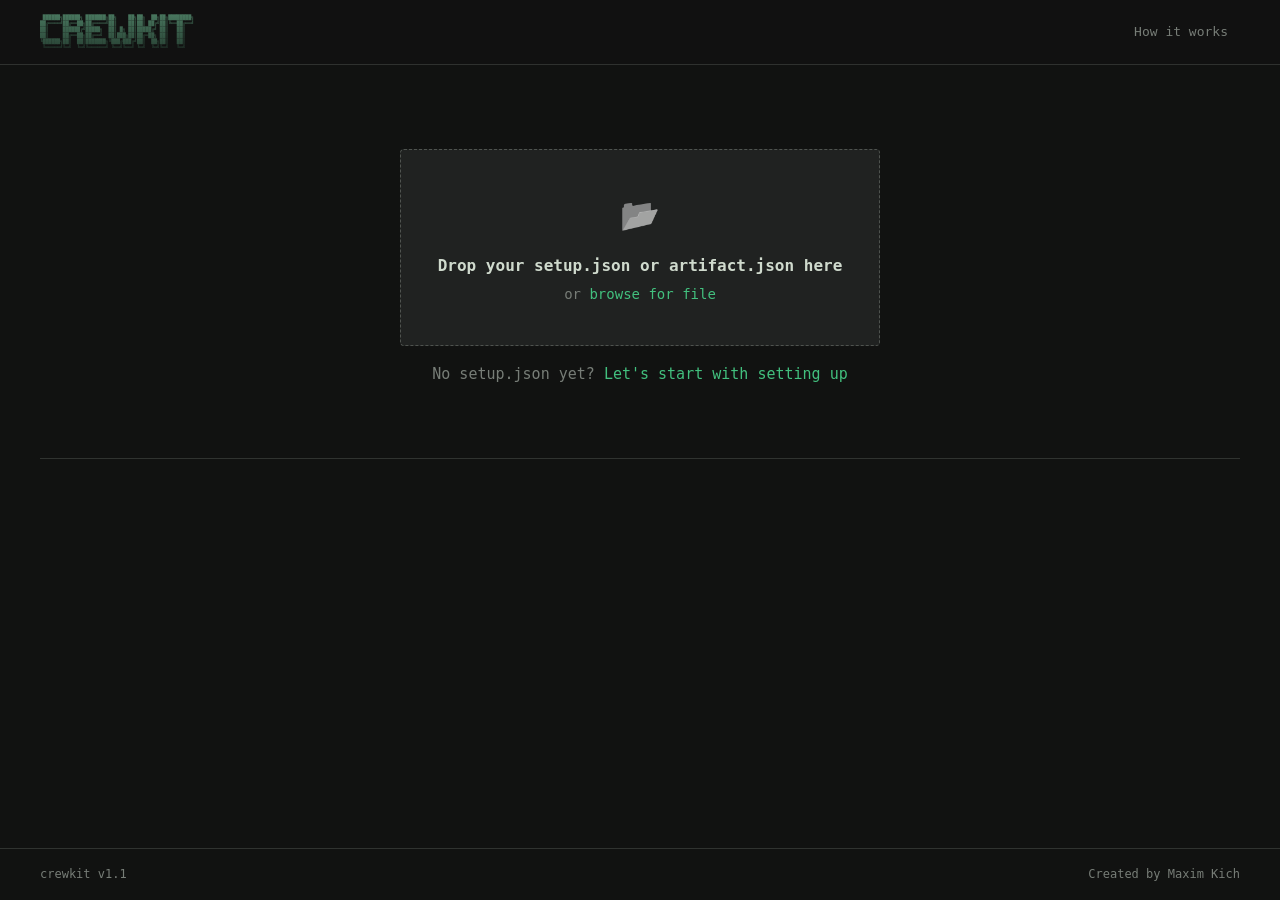
<file: artifact-builder.html>
<!DOCTYPE html>
<html lang="en" data-theme="dark">
<head>
  <meta charset="UTF-8">
  <meta name="viewport" content="width=device-width, initial-scale=1.0">
  <meta name="description" content="CrewKit — local-first team leadership platform for collaborative assessment">
  <meta name="theme-color" content="#111211">
  <meta name="apple-mobile-web-app-capable" content="yes">
  <meta name="apple-mobile-web-app-status-bar-style" content="black-translucent">
  <title>Artifact — CrewKit</title>
  <link rel="icon" type="image/svg+xml" href="assets/favicon.svg">
  <link rel="alternate icon" type="image/png" href="assets/favicon-32x32.png">
  <link rel="apple-touch-icon" sizes="180x180" href="assets/apple-touch-icon.png">
  <link rel="stylesheet" href="styles.css">
  <style>


    /* ── Step indicator ──────────────────────────────────────────────────────── */
    .step-indicator {
      display: flex;
      align-items: center;
      gap: 0;
      margin-bottom: 28px;
    }
    .step-indicator__item {
      display: flex;
      align-items: center;
      gap: 8px;
      font-size: .8125rem;
      color: var(--color-text-muted);
    }
    .step-indicator__num {
      width: 24px;
      height: 24px;
      border-radius: 50%;
      background: var(--color-border);
      color: var(--color-text-muted);
      font-size: .75rem;
      font-weight: 700;
      display: flex;
      align-items: center;
      justify-content: center;
      flex-shrink: 0;
    }
    .step-indicator__item--active .step-indicator__num {
      background: var(--color-accent);
      color: #fff;
    }
    .step-indicator__item--active .step-indicator__label {
      color: var(--color-text);
      font-weight: 600;
    }
    .step-indicator__item--done .step-indicator__num {
      background: var(--color-accent-subtle);
      color: var(--color-accent);
    }
    .step-indicator__sep {
      width: 32px;
      height: 1px;
      background: var(--color-border);
      margin: 0 4px;
    }

    /* ── Type selector ───────────────────────────────────────────────────────── */
    .type-grid {
      display: grid;
      grid-template-columns: repeat(3, 1fr);
      gap: 12px;
      margin-top: 8px;
    }
    .type-card {
      border: 2px solid var(--color-border);
      border-radius: var(--radius-md);
      padding: 16px;
      cursor: pointer;
      transition: border-color .15s, background .15s;
      text-align: left;
      background: var(--color-surface);
    }
    .type-card:hover { border-color: var(--color-accent); }
    .type-card--active {
      border-color: var(--color-accent);
      background: var(--color-accent-subtle);
    }
    .type-card__icon  { font-size: 1.5rem; margin-bottom: 8px; }
    .type-card__name  { font-size: .9rem; font-weight: 600; color: var(--color-text); }
    .type-card__desc  { font-size: .775rem; color: var(--color-text-muted); margin-top: 4px; line-height: 1.4; }

    /* ── Matrix layout ───────────────────────────────────────────────────────── */
    .matrix-wrap {
      overflow-x: auto;
    }

    /* Single unified table */
    .matrix-table {
      border-collapse: collapse;
      width: 100%;
      min-width: 600px;
      font-size: .8375rem;
    }

    /* ── Ghost columns: handle (left) and action (right) ─────────────────────
       These columns have no border and no background so they appear to float
       outside the visible table. */
    .matrix-table th.th-handle,
    .matrix-table th.th-action,
    .matrix-table td.td-handle,
    .matrix-table td.td-action {
      border: none !important;
      border-bottom: none !important;
      background: transparent !important;
      box-shadow: none !important;
      outline: none !important;
      padding: 0;
      width: 28px;
      min-width: 28px;
      vertical-align: middle;
    }

    /* ── Column headers ───────────────────────────────────────────────────── */
    .matrix-table thead th {
      background: var(--color-surface-alt);
      border: 1px solid var(--color-border);
      padding: 0;
      vertical-align: middle;
      min-width: 80px;
      width: 80px;
    }
    .matrix-table thead th.th-label-col {
      min-width: 200px;
      width: 200px;
      text-align: left;
      vertical-align: middle;
    }
    .col-head {
      padding: 8px 6px;
      display: flex;
      flex-direction: column;
      gap: 4px;
    }
    .col-head__label {
      font-weight: 600;
      color: var(--color-text);
      background: none;
      border: none;
      border-bottom: 1px solid transparent;
      width: 100%;
      font-size: .8375rem;
      outline: none;
      padding: 2px 0;
      text-align: center;
    }
    .col-head__label:focus { border-bottom-color: var(--color-accent); }
    .col-head__label::placeholder { color: var(--color-text-muted); font-weight: 400; }
    .col-head__desc {
      font-size: .72rem;
      color: var(--color-text-muted);
      background: none; border: none;
      width: 100%; resize: none; outline: none;
      min-height: 36px; line-height: 1.4;
      padding: 2px 0; text-align: center;
    }
    .col-head__desc:focus { color: var(--color-text); }
    .col-head__desc::placeholder { font-style: italic; }

    /* ── Group header row ─────────────────────────────────────────────────── */
    .group-header-row td.group-cell {
      background: var(--color-surface-alt);
      border-top: 1px solid var(--color-border);
      border-bottom: 1px solid var(--color-border);
      /* Left and right borders deliberately omitted — ghost cols provide spacing */
      border-left: none;
      border-right: none;
      padding: 8px 10px;
    }
    /* First group row: no top border gap against header */
    .group-header-row:first-child td.group-cell { border-top: none; }

    .group-header-inner {
      display: flex;
      align-items: center;
      gap: 8px;
    }
    .group-label-input {
      background: none; border: none;
      font-weight: 600; font-size: .8125rem;
      color: var(--color-text-muted);
      text-transform: uppercase; letter-spacing: .04em;
      outline: none; flex: 1;
      padding: 2px 0;
      border-bottom: 1px solid transparent;
    }
    .group-label-input:focus { border-bottom-color: var(--color-accent); }

    /* ── Skill rows ───────────────────────────────────────────────────────── */
    /* Row divider via td only — tr-level border would bleed into ghost cols */
    .matrix-table tbody tr.skill-row td:not(.td-handle):not(.td-action) {
      border-bottom: 1px solid var(--color-border);
    }
    /* Last row of the whole table keeps its bottom border to close the table visually */

    .row-label-cell {
      border: 1px solid var(--color-border);
      padding: 8px 10px;
      vertical-align: top;
      background: var(--color-surface);
      width: 200px;
      max-width: 200px;
    }
    .row-label__name {
      font-weight: 500; background: none; border: none;
      border-bottom: 1px solid transparent;
      width: 100%; font-size: .8375rem; outline: none;
      padding: 2px 0; color: var(--color-text); display: block;
    }
    .row-label__name:focus { border-bottom-color: var(--color-accent); }
    .row-label__name::placeholder { color: var(--color-text-muted); font-weight: 400; }
    .row-label__desc {
      font-size: .72rem; color: var(--color-text-muted);
      background: none; border: none; border-bottom: 1px solid transparent; width: 100%;
      resize: none; outline: none;
      min-height: 0; height: 1.2em; line-height: 1.2;
      padding: 0; margin-top: 3px; display: block;
    }
    .row-label__desc:focus { color: var(--color-text); height: auto; min-height: 2.4em; line-height: 1.4; border-bottom-color: var(--color-accent); }
    .row-label__desc::placeholder { font-style: italic; }

    /* ── Matrix cells ─────────────────────────────────────────────────────── */
    .matrix-cell {
      border: 1px solid var(--color-border);
      padding: 0; text-align: center; vertical-align: middle;
      cursor: pointer; transition: background .12s; user-select: none;
    }
    .matrix-cell--filled-score     { background: var(--color-accent); }
    .matrix-cell--filled-selective { background: var(--color-accent); }
    .matrix-cell--readonly         { cursor: default; pointer-events: none; }
    .matrix-cell__dot {
      width: 10px; height: 10px; border-radius: 50%;
      background: var(--color-accent); margin: 0 auto; display: none;
    }
    .matrix-cell--filled-selective .matrix-cell__dot { display: block; }
    .matrix-cell--scale-neg.matrix-cell--filled-score { background: var(--color-accent); }
    .matrix-cell--scale-pos.matrix-cell--filled-score { background: var(--color-accent); }

    /* ── Scale type: right pole column ────────────────────────────────────── */
    .matrix-table thead th.th-right-pole {
      min-width: 200px;
      width: 200px;
    }
    .row-right-pole-cell {
      width: 200px;
      max-width: 200px;
    }

    /* ── Drag handles ─────────────────────────────────────────────────────── */
    .drag-handle {
      display: flex; align-items: center; justify-content: center;
      cursor: grab; color: var(--color-text-muted);
      opacity: 0.3; font-size: .9rem;
      width: 28px; height: 100%; min-height: 32px;
      user-select: none;
    }
    .drag-handle:active { cursor: grabbing; }
    tr.skill-row:hover .drag-handle      { opacity: 0.7; }
    tr.group-header-row:hover .drag-handle { opacity: 0.7; }

    /* ── Drag-over indicators ─────────────────────────────────────────────── */
    tr.drag-over-top td.row-label-cell,
    tr.drag-over-top td.matrix-cell    { box-shadow: inset 0 2px 0 0 var(--color-accent); }
    tr.drag-over-bottom td.row-label-cell,
    tr.drag-over-bottom td.matrix-cell { box-shadow: inset 0 -2px 0 0 var(--color-accent); }
    tr.drag-over-top td.group-cell,
    tr.drag-over-bottom td.group-cell  { box-shadow: none; }
    tr.drag-over-top td.group-cell     { border-top: 2px solid var(--color-accent); }
    tr.drag-over-bottom td.group-cell  { border-bottom: 2px solid var(--color-accent); }
    tr.dragging-row   { opacity: .35; }
    tr.dragging-group { opacity: .35; }

    /* ── Delete buttons ───────────────────────────────────────────────────── */
    .del-row-btn, .del-group-btn {
      background: none; border: none;
      color: var(--color-text-muted); cursor: pointer;
      font-size: .75rem; padding: 2px 4px; line-height: 1;
      display: flex; align-items: center; justify-content: center;
      width: 28px; opacity: 0.4;
    }
    .del-row-btn:hover, .del-group-btn:hover { color: var(--color-danger); opacity: 1; }
    tr.skill-row:hover .del-row-btn         { opacity: 0.7; }
    tr.group-header-row:hover .del-group-btn { opacity: 0.7; }

    /* Delete column button — sits top-right of header cell */
    .del-col-btn {
      position: absolute; top: 2px; right: 2px;
      background: none; border: none;
      color: var(--color-text-muted); cursor: pointer;
      font-size: .65rem; padding: 1px 3px; line-height: 1;
      opacity: 0; transition: opacity .1s;
    }
    th:hover .del-col-btn { opacity: 0.7; }
    .del-col-btn:hover { color: var(--color-danger); opacity: 1; }

    /* Add row/col controls */
    .add-row-btn {
      display: flex;
      align-items: center;
      gap: 6px;
      font-size: .8rem;
      color: var(--color-accent);
      background: none;
      border: 1px dashed var(--color-border);
      border-radius: var(--radius-sm);
      padding: 7px 14px;
      cursor: pointer;
      margin-top: 12px;
    }
    .add-row-btn:hover { border-color: var(--color-accent); background: var(--color-accent-subtle); }

    .add-col-btn-cell {
      border: none;
      background: transparent;
      padding: 4px;
      vertical-align: top;
    }
    .add-col-btn {
      background: none;
      border: 1px dashed var(--color-border);
      border-radius: var(--radius-sm);
      color: var(--color-accent);
      font-size: .75rem;
      padding: 4px 8px;
      cursor: pointer;
      white-space: nowrap;
      writing-mode: vertical-rl;
      height: 80px;
    }
    .add-col-btn:hover { border-color: var(--color-accent); background: var(--color-accent-subtle); }

    /* Bottom toolbar */
    .fb-toolbar {
      display: flex;
      align-items: center;
      justify-content: space-between;
      gap: 12px;
      margin-top: 32px;
      padding-top: 20px;
      border-top: 1px solid var(--color-border);
      flex-wrap: wrap;
    }

    /* Scale pole inputs */
    .pole-row {
      display: flex;
      align-items: center;
      gap: 12px;
      margin-bottom: 8px;
      font-size: .8375rem;
    }
    .pole-input {
      flex: 1;
      border: 1px solid var(--color-border);
      border-radius: var(--radius-sm);
      padding: 6px 10px;
      font-size: .8375rem;
      background: var(--color-surface-alt);
      color: var(--color-text);
      outline: none;
    }
    .pole-input:focus { border-color: var(--color-accent); }

    /* Score range input */
    .score-range-row {
      display: flex;
      align-items: center;
      gap: 10px;
      font-size: .8375rem;
      margin-bottom: 0;
    }
    .score-range-row input[type=number] {
      width: 64px;
      border: 1px solid var(--color-border);
      border-radius: var(--radius-sm);
      padding: 6px 8px;
      font-size: .8375rem;
      background: var(--color-surface-alt);
      color: var(--color-text);
      outline: none;
      text-align: center;
    }
    .score-range-row input[type=number]:focus { border-color: var(--color-accent); }

    /* Settings panel — now lives inside the main card, no extra border */
    .fb-settings {
      margin-top: 20px;
      padding-top: 20px;
      border-top: 1px solid var(--color-border);
    }
    .fb-settings__title {
      font-size: .8375rem;
      font-weight: 600;
      color: var(--color-text-muted);
      text-transform: uppercase;
      letter-spacing: .04em;
      margin-bottom: 14px;
    }

    /* Step 2 — inline name edit */
    .matrix-header {
      display: flex;
      align-items: center;
      gap: 10px;
      margin-bottom: 20px;
      flex-wrap: wrap;
    }
    .matrix-header__name {
      font-size: 1.35rem;
      font-weight: 700;
      color: var(--color-text);
      line-height: 1.2;
    }
    .edit-name-btn {
      font-size: .775rem;
      color: var(--color-accent);
      background: none;
      border: none;
      cursor: pointer;
      padding: 2px 0;
      text-decoration: underline;
      text-underline-offset: 2px;
      white-space: nowrap;
      flex-shrink: 0;
    }
    .edit-name-btn:hover { opacity: .75; }

    /* Inline name edit form */
    .inline-name-form {
      display: flex;
      align-items: center;
      gap: 8px;
      margin-bottom: 20px;
    }
    .inline-name-form input {
      flex: 1;
      border: 1px solid var(--color-border);
      border-radius: var(--radius-sm);
      padding: 7px 12px;
      font-size: 1.1rem;
      font-weight: 700;
      background: var(--color-surface-alt);
      color: var(--color-text);
      outline: none;
    }
    .inline-name-form input:focus { border-color: var(--color-accent); }

    /* ── View mode: name + edit button in page-header row ──────────────────── */
    .view-title-row {
      display: none; /* shown only in view mode via JS */
      align-items: center;
      gap: 12px;
      flex-wrap: wrap;
    }
    .view-title-row h1 {
      font-size: 1.5rem;
      font-weight: 700;
      color: var(--color-text);
      margin: 0;
      line-height: 1.2;
    }

    /* ── Step 2 inline name + description — same style as row-label__name ───── */
    #matrix-name-input, #matrix-desc-input {
      width: 100%; background: none; border: none;
      border-bottom: 1px solid transparent;
      outline: none; font-family: inherit; display: block;
    }
    #matrix-name-input {
      font-family: var(--font-family-h2);
      font-size: var(--font-size-h2);
      font-weight: var(--font-weight-h2);
      color: var(--color-text);
      padding: 2px 0;
      line-height: var(--line-height-h2);
    }
    #matrix-desc-input {
      font-family: var(--font-family-caption-md);
      font-size: var(--font-size-caption-md);
      font-weight: var(--font-weight-caption-md);
      color: var(--color-text-muted);
      padding: 2px 0; margin-top: 4px;
      line-height: 1.5;
      resize: none; overflow: hidden;
    }
    #matrix-name-input:focus { border-bottom-color: var(--color-accent); }
    #matrix-desc-input:focus { border-bottom-color: var(--color-accent); color: var(--color-text); }

    /* ── View mode: row description accordion ───────────────────────────────── */
    .row-desc-toggle {
      background: none; border: none; padding: 0;
      font-size: .68rem; color: var(--color-text-muted);
      cursor: pointer; display: block; margin-top: 2px;
      text-decoration: underline; text-underline-offset: 2px;
      white-space: nowrap;
      line-height: 1.4;
    }
    .row-desc-toggle:hover { color: var(--color-text); }
    .row-desc-text {
      display: none;
      font-size: .72rem;
      color: var(--color-text-muted);
      line-height: 1.4;
      margin-top: 4px;
      white-space: pre-wrap;
    }
    .row-desc-text.expanded { display: block; }

    /* ── Questionnaire field rows ──────────────────────────────────────────────── */
    .q-field-row {
      background: var(--color-surface-alt);
      border: 1px solid var(--color-border);
      border-radius: 8px;
      padding: 12px;
      margin-bottom: 8px;
    }

    .q-field-row__header {
      display: grid;
      grid-template-columns: 140px 1fr auto;
      gap: 8px;
      align-items: end;
      margin-bottom: 8px;
    }

    .q-field-row__type {
      font-size: .8rem;
      padding: 6px 8px;
      background: var(--color-surface);
      border: 1px solid var(--color-border);
      border-radius: var(--radius-sm);
      cursor: pointer;
      color: var(--color-text);
      transition: border-color .12s;
    }

    .q-field-row__type:hover {
      border-color: var(--color-accent);
    }

    .q-field-row__type:focus {
      outline: none;
      border-color: var(--color-accent);
    }

    .q-field-row__name {
      font-size: .8rem;
      padding: 6px 8px;
      background: var(--color-surface);
      border: 1px solid var(--color-border);
      border-radius: var(--radius-sm);
      color: var(--color-text);
      transition: border-color .12s;
    }

    .q-field-row__name:hover {
      border-color: var(--color-text-muted);
    }

    .q-field-row__name:focus {
      outline: none;
      border-color: var(--color-accent);
    }

    .q-field-row__controls {
      display: flex;
      gap: 4px;
      align-items: center;
      justify-content: flex-end;
    }

    .q-field-row__btn {
      display: flex;
      align-items: center;
      justify-content: center;
      width: 28px;
      height: 28px;
      border-radius: var(--radius-sm);
      border: 1px solid var(--color-border);
      background: var(--color-surface);
      color: var(--color-text-muted);
      cursor: pointer;
      font-size: .8rem;
      transition: background .12s, color .12s, border-color .12s;
      line-height: 1;
      padding: 0;
      type: button;
    }

    .q-field-row__btn:hover:not(:disabled) {
      background: var(--color-surface-alt);
      color: var(--color-text);
      border-color: var(--color-text-muted);
    }

    .q-field-row__btn--danger:hover:not(:disabled) {
      background: var(--color-danger-bg);
      color: var(--color-danger);
      border-color: var(--color-danger);
    }

    .q-field-row__btn:disabled {
      opacity: 0.35;
      cursor: not-allowed;
      pointer-events: none;
    }

    .q-field-row__options {
      display: none;
      margin-top: 8px;
      padding-top: 8px;
      border-top: 1px solid var(--color-border);
    }

    .q-field-row__options--visible {
      display: block;
    }

    .q-options-input-wrapper {
      display: flex;
      flex-wrap: wrap;
      gap: 6px;
      align-items: flex-start;
    }

    .q-option-pill {
      display: inline-flex;
      align-items: center;
      gap: 4px;
      padding: 2px 8px 2px 10px;
      background: none;
      border: 1px solid var(--color-border);
      border-radius: 20px;
      font-size: 0.82rem;
      color: var(--color-text);
    }

    .q-option-pill-remove {
      cursor: pointer;
      color: var(--color-text-muted);
      background: none;
      border: none;
      padding: 0;
      font-weight: bold;
      transition: color .12s;
      font-size: 1em;
      line-height: 1;
      display: inline-block;
    }

    .q-option-pill-remove:hover {
      color: var(--color-danger);
    }

    .q-options-input {
      font-size: .8rem;
      padding: 6px 8px;
      background: var(--color-surface);
      border: 1px solid var(--color-border);
      border-radius: var(--radius-sm);
      width: 200px;
      color: var(--color-text);
      transition: border-color .12s;
    }

    .q-options-input:focus {
      outline: none;
      border-color: var(--color-accent);
    }

    .q-field-row__rate-config {
      display: flex;
      align-items: center;
      gap: 8px;
      margin-top: 8px;
      padding-top: 8px;
      border-top: 1px solid var(--color-border);
      font-size: .8rem;
    }

    .q-field-row__rate-config label {
      color: var(--color-text-muted);
    }

    .q-field-row__rate-input {
      font-size: .8rem;
      padding: 4px 8px;
      width: 60px;
      background: var(--color-surface);
      border: 1px solid var(--color-border);
      border-radius: var(--radius-sm);
      color: var(--color-text);
    }

    .q-field-row__rate-input:focus {
      outline: none;
      border-color: var(--color-accent);
    }

    /* ── Questionnaire name/description (match matrix style) ────────────────── */
    #q-name-input {
      font-family: var(--font-family-h2);
      font-size: var(--font-size-h2);
      font-weight: var(--font-weight-h2);
      color: var(--color-text);
      padding: 2px 0;
      line-height: var(--line-height-h2);
      resize: none; overflow: hidden;
      border: none; border-bottom: 1px solid transparent;
      width: 100%;
      background: none;
      outline: none;
    }
    #q-desc-input {
      font-family: var(--font-family-caption-md);
      font-size: var(--font-size-caption-md);
      font-weight: var(--font-weight-caption-md);
      color: var(--color-text-muted);
      padding: 2px 0; margin-top: 4px;
      line-height: 1.5;
      resize: none; overflow: hidden;
      width: 100%;
      background: none;
      border: none; border-bottom: 1px solid transparent;
      outline: none;
    }
    #q-name-input:focus { border-bottom-color: var(--color-accent); }
    #q-desc-input:focus { border-bottom-color: var(--color-accent); color: var(--color-text); }

    /* ── Questionnaire view mode (form) ────────────────────────────────────── */
    .q-view-form {
      width: 100%;
    }

    .q-view-field {
      margin-bottom: 20px;
    }

    .q-view-field__label {
      display: block;
      font-size: .9rem;
      font-weight: 500;
      color: var(--color-text);
      margin-bottom: 6px;
    }

    .q-view-field__input {
      width: 100%;
      padding: 8px 10px;
      font-size: .85rem;
      border: 1px solid var(--color-border);
      border-radius: var(--radius-sm);
      background: var(--color-surface);
      color: var(--color-text);
      font-family: inherit;
    }

    .q-view-field__input:disabled {
      opacity: 0.6;
      cursor: not-allowed;
    }

    .q-view-field__select {
      width: 100%;
      padding: 8px 10px;
      font-size: .85rem;
      border: 1px solid var(--color-border);
      border-radius: var(--radius-sm);
      background: var(--color-surface);
      color: var(--color-text);
      font-family: inherit;
    }

    .q-view-field__select:disabled {
      opacity: 0.6;
      cursor: not-allowed;
    }

    .q-view-field__rate {
      display: flex;
      gap: 8px;
      flex-wrap: wrap;
    }

    .q-view-field__rate-option {
      display: flex;
      align-items: center;
      gap: 4px;
    }

    .q-view-field__rate-input {
      cursor: not-allowed;
    }

    .q-view-field__rate-input:disabled {
      opacity: 0.6;
    }

    .q-view-field__rate-btn {
      width: 44px;
      height: 44px;
      padding: 0;
      border: 1px solid var(--color-border);
      background: var(--color-surface);
      border-radius: var(--radius-sm);
      font-size: 1.5rem;
      cursor: pointer;
      display: flex;
      align-items: center;
      justify-content: center;
      transition: border-color .12s, background .12s;
    }

    .q-view-field__rate-btn:hover:not(:disabled) {
      border-color: var(--color-accent);
      background: rgba(72, 118, 94, .05);
    }

    .q-view-field__rate-btn--selected {
      background: var(--color-accent);
      border-color: var(--color-accent);
    }

    .q-view-field__rate-btn:disabled {
      cursor: not-allowed;
      opacity: 0.6;
    }

  </style>
  <link rel="stylesheet" href="design-system.css">
</head>
<body data-page="artifact-builder">

  <header class="app-header" id="app-header"></header>

  <main class="app-main">

    <!-- Edit mode / new artifact header -->
    <div class="page-header" id="page-header-edit">
      <a href="#" id="back-btn-edit" class="page-header__back">Back to dashboard</a>
      <h1 class="page-header__title" id="page-title">New artifact</h1>
    </div>
    <!-- View mode header: Dashboard link + name + Edit button on same line -->
    <div id="page-header-view" style="display:none;margin-bottom:24px">
      <a href="#" id="back-btn-view" class="page-header__back" style="display:inline-block;margin-bottom:10px">Back to dashboard</a>
      <div style="display:flex;align-items:flex-start;justify-content:space-between;gap:16px">
        <div>
          <div style="display:flex;align-items:center;gap:10px;flex-wrap:wrap">
            <h1 id="view-page-title" style="margin:0;font-size:1.5rem;font-weight:700;line-height:1.2"></h1>
            <span class="module-card__label" id="view-type-label" style="margin-top:0;background:var(--color-border);color:var(--color-text);font-size:.7rem;padding:3px 10px"></span>
          </div>
          <p id="view-page-desc" style="margin:6px 0 0;font-size:.875rem;color:var(--color-text-muted);line-height:1.5;display:none;white-space:pre-wrap;word-break:break-word"></p>
        </div>
        <div style="display:flex;gap:8px;flex-shrink:0;margin-top:4px">
          <button class="btn btn--ghost btn--sm" onclick="FB.downloadArtifact()">Download</button>
          <a class="btn btn--primary btn--sm" id="edit-artifact-btn" href="#">Edit</a>
        </div>
      </div>
    </div>

    <!-- Validation banner -->
    <div id="validation-banner"></div>

    <!-- Step 1 -->
    <div id="step-1">

      <!-- Step indicator -->
      <div class="step-indicator">
        <div class="step-indicator__item step-indicator__item--active">
          <div class="step-indicator__num">1</div>
          <div class="step-indicator__label">Basics</div>
        </div>
        <div class="step-indicator__sep"></div>
        <div class="step-indicator__item" id="step2-indicator">
          <div class="step-indicator__num">2</div>
          <div class="step-indicator__label" id="step2-label">Matrix</div>
        </div>
      </div>

      <!-- Single panel: Name + Model + Type + Settings -->
      <div class="card" style="margin-bottom:20px">
        <div class="form-group">
          <label class="form-label" for="fw-name">Name <span>*</span></label>
          <input class="form-input" id="fw-name" type="text" maxlength="80"
                 placeholder="Artifact name" autocomplete="off">
          <div class="form-error" id="fw-name-err" style="display:none;margin-top:4px"></div>
        </div>

        <div class="form-group" style="margin-top:16px">
          <label class="form-label" for="fw-desc">Description <span style="font-weight:400;color:var(--color-text-muted)">(optional)</span></label>
          <textarea class="form-input" id="fw-desc" rows="3" maxlength="500"
                    placeholder="What is this artifact for? Who should use it?"
                    style="resize:vertical;font-family:inherit"></textarea>
        </div>

        <div style="height:1px;background:var(--color-border);margin:20px 0"></div>

        <!-- Level 1: Model selector -->
        <div class="form-label" style="margin-bottom:12px">Model</div>
        <div class="type-grid">
          <button class="type-card type-card--active" data-model="matrix" onclick="FB.setModel('matrix')">
            <div class="type-card__icon">🗂️</div>
            <div class="type-card__name">Matrix</div>
            <div class="type-card__desc">Evaluate skills with a scoring grid</div>
          </button>
          <button class="type-card" data-model="questionnaire" onclick="FB.setModel('questionnaire')">
            <div class="type-card__icon">📝</div>
            <div class="type-card__name">Questionnaire</div>
            <div class="type-card__desc">Create a list of questions and fields</div>
          </button>
        </div>

        <!-- Level 2: Matrix type selector (shown only when Matrix is selected) -->
        <div id="matrix-type-selector" style="margin-top:16px">
          <div class="form-label" style="margin-bottom:12px">Type</div>
          <div class="type-grid">
            <button class="type-card type-card--active" data-type="score" onclick="FB.setType('score')">
              <div class="type-card__icon">📊</div>
              <div class="type-card__name">Score</div>
              <div class="type-card__desc">Rate each skill from 0 to N. Progressive fill — selecting level 3 means "up to level 3".</div>
            </button>
            <button class="type-card" data-type="scale" onclick="FB.setType('scale')">
              <div class="type-card__icon">⚖️</div>
              <div class="type-card__name">Scale</div>
              <div class="type-card__desc">Bipolar spectrum from −N to +N. Each skill gets a single point between two opposite poles.</div>
            </button>
            <button class="type-card" data-type="selective" onclick="FB.setType('selective')">
              <div class="type-card__icon">☑️</div>
              <div class="type-card__name">Selective</div>
              <div class="type-card__desc">A grid where any cell can be independently checked. Good for tool proficiency or skill-by-level maps.</div>
            </button>
          </div>

          <!-- Type settings inline (rendered by JS) -->
          <div id="type-settings"></div>
        </div>
      </div>

      <!-- Step 1 toolbar -->
      <div class="fb-toolbar">
        <a href="index.html?from=artifacts" class="btn btn--ghost">Cancel</a>
        <button class="btn btn--primary" onclick="FB.goToStep2()">Continue →</button>
      </div>

    </div><!-- /step-1 -->

    <!-- Step 2 -->
    <div id="step-2" style="display:none">

      <!-- Table editor -->
      <div class="card">
        <!-- Name + description (edit mode only) -->
        <div id="matrix-edit-name-row" style="margin-bottom:12px">
          <input id="matrix-name-input" type="text" maxlength="80" placeholder="Artifact name"
            oninput="FB.onMatrixName(this.value)">
          <textarea id="matrix-desc-input" rows="1"
            placeholder="Description (optional)"
            oninput="FB.onMatrixDesc(this.value);this.style.height='auto';this.style.height=this.scrollHeight+'px'"></textarea>
        </div>

        <div class="matrix-wrap">
          <div id="matrix-container"></div>
        </div>
        <!-- Add buttons (hidden in view mode) -->
        <div id="matrix-add-btns" style="display:flex;gap:8px;margin-top:12px">
          <button class="add-row-btn" onclick="FB.addRow()">+ Add row</button>
          <button class="add-row-btn" onclick="FB.addGroup()">+ Add group</button>
        </div>
      </div>

      <!-- Edit mode toolbar -->
      <div class="fb-toolbar" id="toolbar-save">
        <div style="display:flex;gap:8px">
          <button class="btn btn--danger" id="delete-btn" style="display:none" onclick="FB.deleteArtifact()">Delete</button>
        </div>
        <button class="btn btn--primary" onclick="FB.save()">Save</button>
      </div>

    </div><!-- /step-2 -->

    <!-- Step 2 — Questionnaire -->
    <div id="step-2-q" style="display:none">
      <!-- Field editor -->
      <div class="card">
        <!-- Name + description -->
        <div id="q-edit-name-row" style="margin-bottom:12px">
          <input id="q-name-input" type="text" maxlength="80" placeholder="Questionnaire name"
            oninput="QB.onQuestionnaireName(this.value)">
          <textarea id="q-desc-input" rows="1"
            placeholder="Description (optional)"
            oninput="QB.onQuestionnaireDesc(this.value);this.style.height='auto';this.style.height=this.scrollHeight+'px'"></textarea>
        </div>

        <!-- Fields container -->
        <div id="q-fields-container" style="margin-bottom:16px"></div>

        <!-- Add field button -->
        <div style="margin-bottom:12px">
          <button class="add-row-btn" onclick="QB.addField()">+ Add field</button>
        </div>
      </div>

      <!-- Questionnaire toolbar -->
      <div class="fb-toolbar" id="toolbar-save-q">
        <div style="display:flex;gap:8px">
          <button class="btn btn--danger" id="delete-btn-q" style="display:none" onclick="FB.deleteArtifact()">Delete</button>
        </div>
        <button class="btn btn--primary" onclick="QB.save()">Save</button>
      </div>

    </div><!-- /step-2-q -->

  </main>

  <footer class="app-footer" id="app-footer"></footer>
  <div id="toast-container"></div>

  <script src="validator.js"></script>
  <script src="app.js"></script>
  <script src="module-base.js"></script>
  <script>
  /* ═══════════════════════════════════════════════════════════════════════════
     FRAMEWORK BUILDER — 2-step wizard
     Step 1: name + type + type settings
     Step 2: matrix table editor (name editable inline)

     Data shape stored in setup.artifacts[]:
     {
       id:          "uuid",
       name:        "string",
       type:        "score" | "scale" | "selective",
       scoreMax:    number,
       scaleMax:    number,
       columns:     [{ id, label, description }],
       poles:       [{ id, label, description }],
       groups: [
         { id, label, rows: [{ id, label, description, values: {} }] }
       ]
     }
  ═══════════════════════════════════════════════════════════════════════════ */

  const FB = {
    fw:       null,    // current artifact object (live-edited)
    editId:   null,    // id if editing existing
    viewMode: false,   // true when opened with ?view=1 — read-only
    step:     1,

    // Snapshot of step-1 config taken when entering step 2.
    // Used to detect if the user changed type/settings on returning to step 1.
    _step1Snapshot: null,

    /* ── Init ─────────────────────────────────────────────────────────────── */
    init() {
      const params    = new URLSearchParams(location.search);
      this.editId     = params.get('id');
      this.viewMode   = params.get('view') === '1';

      if (this.editId) {
        const existing = (App.setup?.artifacts || []).find(f => f.id === this.editId);
        if (existing) {
          this.fw = JSON.parse(JSON.stringify(existing));
          // Backward compatibility: existing artifacts without model field are treated as matrix
          if (!this.fw.model) {
            this.fw.model = 'matrix';
          }
          // Pre-fill step 1 (needed for snapshot even in view mode)
          document.getElementById('fw-name').value = this.fw.name;
          document.getElementById('fw-desc').value = this.fw.description || '';
          // Update step indicator label
          const step2Label = document.getElementById('step2-label');
          if (step2Label) {
            step2Label.textContent = this.fw.model === 'questionnaire' ? 'Questionnaire' : 'Matrix';
          }
          this._syncTypeCards();
          this._renderTypeSettings();

          if (this.viewMode) {
            document.getElementById('page-title').textContent = this.fw.name || 'Artifact';
            this._showStep(2);
          } else {
            document.getElementById('page-title').textContent = `Edit "${this.fw.name || 'artifact'}"`;

            // Show appropriate delete button based on model
            if (this.fw.model === 'questionnaire') {
              const delBtn = document.getElementById('delete-btn-q');
              if (delBtn) delBtn.style.display = '';
            } else {
              document.getElementById('delete-btn').style.display = '';
            }
            this._step1Snapshot = this._captureStep1();
            this._showStep(2);
          }
        } else {
          Toast.show('Artifact not found.', 'error');
          window.location.href = 'index.html?from=artifacts';
          return;
        }
      } else {
        this.fw = this._defaultArtifact();
        this._syncTypeCards();
        this._renderTypeSettings();
        // Update step indicator label for the default model
        const step2Label = document.getElementById('step2-label');
        if (step2Label) {
          step2Label.textContent = this.fw.model === 'questionnaire' ? 'Questionnaire' : 'Matrix';
        }
        this._showStep(1);
      }

      // Set up back button navigation
      const from = params.get('from') || 'artifacts';
      const backUrl = from === 'artifacts' ? 'index.html?from=artifacts' : 'index.html';
      const backBtnEdit = document.getElementById('back-btn-edit');
      const backBtnView = document.getElementById('back-btn-view');
      if (backBtnEdit) backBtnEdit.href = backUrl;
      if (backBtnView) backBtnView.href = backUrl;
    },

    _defaultArtifact() {
      return {
        id:          App.uuid(),
        name:        '',
        description: '',
        model:       'matrix',
        type:        'score',
        scoreMax:    5,
        scaleMax:    3,
        columns:     this._defaultColumns('score'),
        poles: [
          { id: App.uuid(), label: 'Analytical', description: '' },
          { id: App.uuid(), label: 'Creative',   description: '' },
        ],
        groups: [
          { id: App.uuid(), label: '', rows: [
            { id: App.uuid(), label: '', poleRight: '', description: '', values: {} }
          ]}
        ],
      };
    },

    _defaultColumns(type) {
      if (type === 'score') {
        // Default 5 columns, user can add/delete more
        return Array.from({ length: 5 }, (_, i) => ({
          id: App.uuid(), label: String(i + 1), description: ''
        }));
      }
      if (type === 'scale') {
        // Fixed -3 to +3 (skip 0)
        const vals = [];
        for (let i = -3; i <= 3; i++) {
          if (i === 0) continue;
          vals.push({ id: App.uuid(), label: String(i), description: '' });
        }
        return vals;
      }
      return [
        { id: App.uuid(), label: 'Junior',  description: '' },
        { id: App.uuid(), label: 'Mid',     description: '' },
        { id: App.uuid(), label: 'Senior',  description: '' },
      ];
    },

    /* ── Step navigation ─────────────────────────────────────────────────── */
    _showStep(n) {
      this.step = n;
      document.getElementById('step-1').style.display = n === 1 ? '' : 'none';
      const isQuest = this.fw.model === 'questionnaire';
      document.getElementById('step-2').style.display = (n === 2 && !isQuest) ? '' : 'none';
      document.getElementById('step-2-q').style.display = (n === 2 && isQuest) ? '' : 'none';

      if (n === 2) {
        if (isQuest) {
          // Questionnaire mode
          QB.init();
        } else {
          // Matrix mode
          this._updateMatrixTitle();
          this._renderMatrix();
          if (this.viewMode) {
            // Hide edit-mode chrome
            document.getElementById('matrix-edit-name-row').style.display = 'none';
            document.getElementById('matrix-add-btns').style.display      = 'none';
            document.getElementById('toolbar-save').style.display         = 'none';
            // Show view-mode page header
            document.getElementById('page-header-edit').style.display     = 'none';
            document.getElementById('page-header-view').style.display     = '';
          } else {
            if (!this._dndReady) {
              this._initDnD(document.getElementById('matrix-container'));
              this._dndReady = true;
            }
          }
        }
      }
    },

    // Snapshot of the settings that, if changed, require a table reset
    _captureStep1() {
      return JSON.stringify({ model: this.fw.model, type: this.fw.type });
    },

    /* ── Model switching ─────────────────────────────────────────────────── */
    setModel(model) {
      if (this.fw.model === model) return;
      this.fw.model = model;
      this._syncTypeCards();

      // Update step 2 indicator label
      const step2Label = document.getElementById('step2-label');
      if (step2Label) {
        step2Label.textContent = model === 'questionnaire' ? 'Questionnaire' : 'Matrix';
      }

      // Show/hide matrix type selector based on model
      const typeSelector = document.getElementById('matrix-type-selector');
      if (typeSelector) {
        typeSelector.style.display = model === 'matrix' ? '' : 'none';
      }

      // If switching to matrix, ensure we have a valid type
      if (model === 'matrix' && !this.fw.type) {
        this.fw.type = 'score';
        this._syncTypeCards();
        this._renderTypeSettings();
      }
    },

    /* ── Type switching ──────────────────────────────────────────────────── */
    setType(type) {
      if (this.fw.type === type) return;
      this.fw.type    = type;
      this.fw.columns = this._defaultColumns(type);
      this._syncTypeCards();
      this._renderTypeSettings();
    },

    _syncTypeCards() {
      // Sync model cards
      document.querySelectorAll('[data-model]').forEach(card => {
        card.classList.toggle('type-card--active', card.dataset.model === this.fw.model);
      });
      // Sync matrix type cards
      document.querySelectorAll('[data-type]').forEach(card => {
        card.classList.toggle('type-card--active', card.dataset.type === this.fw.type);
      });
    },

    /* ── Type settings panel ─────────────────────────────────────────────── */
    _renderTypeSettings() {
      // No settings needed — score defaults to 5 cols (add/delete in matrix),
      // scale is fixed -3 to +3, selective has no settings.
      document.getElementById('type-settings').innerHTML = '';
    },

    onScoreMaxChange(val) {
      const n = Math.min(20, Math.max(1, parseInt(val) || 5));
      this.fw.scoreMax = n;
      this.fw.columns  = this._defaultColumns('score', n);
    },

    onScaleMaxChange(val) {
      const n = Math.min(10, Math.max(1, parseInt(val) || 3));
      this.fw.scaleMax = n;
      const i1 = document.getElementById('scale-max');
      const i2 = document.getElementById('scale-max2');
      if (i1) i1.value = n;
      if (i2) i2.value = n;
      this.fw.columns = this._defaultColumns('scale', n);
    },

    onPoleChange(idx, val) {
      this.fw.poles[idx].label = val;
    },

    /* ── Step 2 — name + description sync ───────────────────────────────── */
    _updateMatrixTitle() {
      const name = this.fw.name || '';
      // Sync name input
      const nameInput = document.getElementById('matrix-name-input');
      if (nameInput && nameInput.value !== name) nameInput.value = name;
      // Sync description textarea
      const descInput = document.getElementById('matrix-desc-input');
      if (descInput && descInput.value !== (this.fw.description || '')) {
        descInput.value = this.fw.description || '';
        descInput.style.height = 'auto';
        descInput.style.height = descInput.scrollHeight + 'px';
      }
      if (this.viewMode) {
        const displayName = name || 'Untitled artifact';
        const vt = document.getElementById('view-page-title');
        if (vt) vt.textContent = displayName;
        const editBtn = document.getElementById('edit-artifact-btn');
        if (editBtn) {
          editBtn.href = `artifact-builder.html?id=${this.editId}&from=artifacts`;
          editBtn.textContent = 'Edit';
        }
        const typeLabel = document.getElementById('view-type-label');
        if (typeLabel && this.fw.type) {
          typeLabel.textContent = this.fw.type;
          typeLabel.style.display = '';
        }
        const descEl = document.getElementById('view-page-desc');
        if (descEl && this.fw.description && this.fw.description.trim()) {
          descEl.textContent = this.fw.description;
          descEl.style.display = '';
        }
      }
    },

    /* ── Back to step 1: detect if table should reset ────────────────────── */
    goToStep1() {
      const hasContent = this.fw.groups.some(g =>
        g.label.trim() || g.rows.length > 0
      );
      if (hasContent) {
        if (!confirm('Going back may reset your matrix if you change the type or settings. Continue?')) return;
      }
      this._showStep(1);
    },

    // Override goToStep2 to check snapshot
    goToStep2() {
      const name = document.getElementById('fw-name').value.trim();
      const errEl = document.getElementById('fw-name-err');
      if (!name) {
        errEl.textContent = 'Artifact name is required.';
        errEl.style.display = '';
        document.getElementById('fw-name').classList.add('form-input--error');
        document.getElementById('fw-name').focus();
        return;
      }
      errEl.style.display = 'none';
      document.getElementById('fw-name').classList.remove('form-input--error');

      this.fw.name = name;
      this.fw.description = document.getElementById('fw-desc').value.trim();

      // If type or score/scale settings changed since last time, reset the table
      const current = this._captureStep1();
      if (this._step1Snapshot && current !== this._step1Snapshot) {
        this.fw.groups = [
          { id: App.uuid(), label: '', rows: [
            { id: App.uuid(), label: '', description: '', values: {} }
          ]}
        ];
      }

      this._step1Snapshot = current;
      this._showStep(2);
    },

    /* ── Matrix render ───────────────────────────────────────────────────── */
    _renderMatrix() {
      const container = document.getElementById('matrix-container');
      const cols      = this.fw.columns;
      const type      = this.fw.type;
      // Total columns: handle + label + data cols + action
      const totalCols = cols.length + 3;

      const vm = this.viewMode;
      // In view mode the ghost handle/action cols are omitted entirely
      // so the table uses full width. colspan offset differs accordingly.
      const extraCols = vm ? 0 : 2; // handle + action

      const isScale = type === 'scale';
      let html = `<table class="matrix-table"><thead><tr>`;
      if (!vm) html += `<th class="th-handle"></th>`;
      // Label col header — for scale shows "← left pole" pinned to center-right
      html += `<th class="th-label-col" style="${isScale ? 'position:relative' : ''}"><div class="col-head" style="min-height:48px"></div>
        ${isScale ? `<span style="position:absolute;top:50%;right:8px;transform:translateY(-50%);font-size:.7rem;color:var(--color-text-muted);font-style:italic">← left pole</span>` : ''}
      </th>`;
      // Data cols
      const canDeleteCol = !vm && (type === 'selective' || type === 'score');
      const canAddCol    = !vm && (type === 'selective' || type === 'score');
      cols.forEach((col, ci) => {
        if (vm) {
          html += `<th>
            <div class="col-head" style="align-items:center;justify-content:center;text-align:center;padding:10px 6px">
              <span style="font-weight:600;font-size:.8375rem;color:var(--color-text);display:block;text-align:center">${Utils.esc(col.label) || '—'}</span>
            </div>
          </th>`;
        } else {
          // Scale labels are readonly; score + selective labels remain editable.
          const readonlyAttr = type === 'scale'
            ? 'readonly style="opacity:.5;cursor:default;text-align:center"'
            : 'style="text-align:center"';
          html += `<th style="position:relative">
            <div class="col-head" style="align-items:center;justify-content:center;text-align:center">
              <input class="col-head__label" type="text" value="${Utils.esc(col.label)}"
                     placeholder="Label"
                     ${readonlyAttr}
                     oninput="FB.onColLabel(${ci}, this.value)">
            </div>
            ${canDeleteCol ? `<button class="del-col-btn" onclick="FB.deleteColumn(${ci})" title="Delete column">✕</button>` : ''}
          </th>`;
        }
      });
      // Right pole header (scale type only)
      if (isScale) {
        html += `<th class="th-label-col th-right-pole" style="position:relative"><div class="col-head" style="min-height:48px"></div>
          <span style="position:absolute;top:50%;left:8px;transform:translateY(-50%);font-size:.7rem;color:var(--color-text-muted);font-style:italic">right pole →</span>
        </th>`;
      }
      // Ghost action col (edit mode only) — add col for score and selective
      if (!vm) {
        if (canAddCol) {
          html += `<th class="th-action add-col-btn-cell">
            <button class="add-col-btn" onclick="FB.addColumn()" title="Add column">+ col</button>
          </th>`;
        } else {
          html += `<th class="th-action"></th>`;
        }
      }
      html += `</tr></thead><tbody>`;

      this.fw.groups.forEach((group, gi) => {
        // ── Group header row ───────────────────────────────────────────────
        const groupColspan = cols.length + 1 + (isScale ? 1 : 0); // label col + data cols + right pole (scale only)
        if (vm) {
          // Only render group header in view mode if it has a label
          if (group.label && group.label.trim()) {
            html += `<tr class="group-header-row" data-gi="${gi}">
              <td class="group-cell" colspan="${groupColspan}">
                <div class="group-header-inner">
                  <span class="group-label-input" style="cursor:default">${Utils.esc(group.label)}</span>
                </div>
              </td>
            </tr>`;
          }
        } else {
          html += `<tr class="group-header-row" data-gi="${gi}" draggable="true">
            <td class="td-handle">
              <span class="drag-handle" title="Drag to reorder group">⠿</span>
            </td>
            <td class="group-cell" colspan="${groupColspan}">
              <div class="group-header-inner">
                <input class="group-label-input" type="text"
                       placeholder="Group label (optional)"
                       value="${Utils.esc(group.label)}"
                       oninput="FB.onGroupLabel(${gi}, this.value)">
              </div>
            </td>
            <td class="td-action">
              <button class="del-group-btn" onclick="FB.deleteGroup(${gi})" title="Delete group">✕</button>
            </td>
          </tr>`;
        }

        // ── Skill rows ─────────────────────────────────────────────────────
        group.rows.forEach((row, ri) => {
          const draggable = vm ? '' : 'draggable="true"';
          html += `<tr class="skill-row" data-gi="${gi}" data-ri="${ri}" ${draggable}>`;
          if (!vm) html += `<td class="td-handle"><span class="drag-handle" title="Drag to reorder row">⠿</span></td>`;
          html += `<td class="row-label-cell">`;

          if (vm) {
            if (isScale) {
              // Scale view mode: text wraps fully
              const labelId = `label-${gi}-${ri}`;
              const labelText = Utils.esc(row.label) || '';
              html += `<div class="scale-label-text" id="${labelId}" style="font-weight:500;font-size:.8375rem;color:var(--color-text);padding:2px 0;white-space:normal;overflow:visible;line-height:1.4">${labelText}</div>`;
            } else {
              // Score/Selective: show label and accordion for description
              html += `<div class="row-label__name" style="font-weight:500;font-size:.8375rem;color:var(--color-text);padding:2px 0">${Utils.esc(row.label) || ''}</div>`;
              if (row.description && row.description.trim()) {
                const descId = `desc-${gi}-${ri}`;
                html += `<button class="row-desc-toggle" onclick="FB.toggleDesc('${descId}', this)">Show description</button>
                         <span class="row-desc-text" id="${descId}">${Utils.esc(row.description)}</span>`;
              }
            }
          } else {
            const labelPlaceholder = isScale ? 'e.g. Rational' : 'Skill / item name…';
            if (isScale) {
              // Scale edit mode: label input only, no description textarea
              html += `<input class="row-label__name" type="text" placeholder="${labelPlaceholder}"
                         value="${Utils.esc(row.label)}"
                         oninput="FB.onRowLabel(${gi}, ${ri}, this.value)">`;
            } else {
              html += `<input class="row-label__name" type="text" placeholder="${labelPlaceholder}"
                         value="${Utils.esc(row.label)}"
                         oninput="FB.onRowLabel(${gi}, ${ri}, this.value)">
                       <textarea class="row-label__desc" placeholder="Description (optional)"
                                 oninput="FB.onRowDesc(${gi}, ${ri}, this.value)">${Utils.esc(row.description)}</textarea>`;
            }
          }

          html += `</td>`;

          cols.forEach((col, ci) => {
            const val = row.values[col.id];
            if (type === 'score') {
              const selectedIdx = this._getScoreIdx(row, cols);
              const filled = selectedIdx !== null && ci <= selectedIdx;
              html += `<td class="matrix-cell ${filled ? 'matrix-cell--filled-score' : ''} ${vm ? 'matrix-cell--readonly' : ''}"
                           ${vm ? '' : `onclick="FB.onScoreClick(${gi}, ${ri}, ${ci})"`}></td>`;
            } else if (type === 'scale') {
              const colVal = parseInt(col.label);
              const rowVal = row.values['__scale'] ?? null;
              const isNeg  = colVal < 0, isPos = colVal > 0;
              const filled = rowVal !== null && (
                isNeg ? colVal >= rowVal && rowVal < 0 :
                isPos ? colVal <= rowVal && rowVal > 0 : false
              );
              html += `<td class="matrix-cell ${isNeg ? 'matrix-cell--scale-neg' : 'matrix-cell--scale-pos'} ${filled ? 'matrix-cell--filled-score' : ''} ${vm ? 'matrix-cell--readonly' : ''}"
                           ${vm ? '' : `onclick="FB.onScaleClick(${gi}, ${ri}, ${colVal})"`}></td>`;
            } else {
              html += `<td class="matrix-cell ${val === true ? 'matrix-cell--filled-selective' : ''} ${vm ? 'matrix-cell--readonly' : ''}"
                           ${vm ? '' : `onclick="FB.onSelectiveClick(${gi}, ${ri}, '${col.id}')"`}>
                         <div class="matrix-cell__dot"></div>
                       </td>`;
            }
          });

          // Right pole cell (scale type only)
          if (isScale) {
            html += `<td class="row-label-cell row-right-pole-cell">`;
            if (vm) {
              html += `<div class="row-label__name" style="font-weight:500;font-size:.8375rem;color:var(--color-text);padding:2px 0">${Utils.esc(row.poleRight) || ''}</div>`;
            } else {
              html += `<input class="row-label__name" type="text" placeholder="e.g. Emotional"
                         value="${Utils.esc(row.poleRight || '')}"
                         oninput="FB.onPoleRight(${gi}, ${ri}, this.value)">`;
            }
            html += `</td>`;
          }

          if (!vm) html += `<td class="td-action"><button class="del-row-btn" onclick="FB.deleteRow(${gi}, ${ri})" title="Delete row">✕</button></td>`;
          html += `</tr>`;
        });

        // Empty group placeholder (edit mode only)
        if (!vm && group.rows.length === 0) {
          html += `<tr class="skill-row" data-gi="${gi}" data-ri="-1">
            <td class="td-handle"></td>
            <td colspan="${cols.length + 1 + (isScale ? 1 : 0)}" style="border:1px solid var(--color-border);padding:10px 14px;color:var(--color-text-muted);font-size:.8rem;font-style:italic;background:var(--color-surface)">
              No rows yet —
              <button style="background:none;border:none;color:var(--color-accent);cursor:pointer;font-size:.8rem;padding:0;text-decoration:underline"
                      onclick="FB.addRow(${gi})">add one</button>
              or drag items here
            </td>
            <td class="td-action"></td>
          </tr>`;
        }
      });

      html += `</tbody></table>`;
      container.innerHTML = html;

      // Update add-row button label based on type
      const addRowBtn = document.querySelector('#matrix-add-btns .add-row-btn');
      if (addRowBtn) addRowBtn.textContent = '+ Add row';
    },

    _getScoreIdx(row, cols) {
      let maxIdx = null;
      cols.forEach((col, ci) => { if (row.values[col.id]) maxIdx = ci; });
      return maxIdx;
    },

    /* ── Cell interactions ───────────────────────────────────────────────── */
    onScoreClick(gi, ri, ci) {
      const row  = this.fw.groups[gi].rows[ri];
      const cols = this.fw.columns;
      const currentIdx = this._getScoreIdx(row, cols);
      cols.forEach(col => { row.values[col.id] = false; });
      if (currentIdx !== ci) {
        for (let i = 0; i <= ci; i++) row.values[cols[i].id] = true;
      }
      this._renderMatrix();
    },

    onScaleClick(gi, ri, colVal) {
      const row = this.fw.groups[gi].rows[ri];
      row.values['__scale'] = row.values['__scale'] === colVal ? null : colVal;
      this._renderMatrix();
    },

    onSelectiveClick(gi, ri, colId) {
      const row = this.fw.groups[gi].rows[ri];
      row.values[colId] = !row.values[colId];
      this._renderMatrix();
    },

    /* ── Column/row/group edits ──────────────────────────────────────────── */
    onColLabel(ci, val)         { this.fw.columns[ci].label = val; },
    onColDesc(ci, val)          { this.fw.columns[ci].description = val; },
    onRowLabel(gi, ri, val)     { this.fw.groups[gi].rows[ri].label = val; },
    onRowDesc(gi, ri, val)      { this.fw.groups[gi].rows[ri].description = val; },
    onPoleRight(gi, ri, val)    { this.fw.groups[gi].rows[ri].poleRight = val; },
    onMatrixName(val)           { this.fw.name = val; document.getElementById('fw-name').value = val; },
    onMatrixDesc(val)           { this.fw.description = val; },
    onGroupLabel(gi, val)       { this.fw.groups[gi].label = val; },

    /* ── View mode: description accordion ───────────────────────────────── */
    toggleDesc(id, btn) {
      const el = document.getElementById(id);
      if (!el) return;
      const expanded = el.classList.toggle('expanded');
      btn.textContent = expanded ? 'Hide description' : 'Show description';
    },

    toggleScaleLabel(id, btn) {
      const el = document.getElementById(id);
      if (!el) return;
      const collapsed = el.style.whiteSpace === 'nowrap';
      if (collapsed) {
        el.style.whiteSpace = 'normal';
        el.style.overflow = 'visible';
        el.style.textOverflow = 'clip';
        btn.textContent = 'Show less';
      } else {
        el.style.whiteSpace = 'nowrap';
        el.style.overflow = 'hidden';
        el.style.textOverflow = 'ellipsis';
        btn.textContent = 'Show more';
      }
    },

    /* ── Add/delete ──────────────────────────────────────────────────────── */
    addRow(gi) {
      const groupIdx = gi !== undefined ? gi : this.fw.groups.length - 1;
      this.fw.groups[groupIdx].rows.push({
        id: App.uuid(), label: '', poleRight: '', description: '', values: {}
      });
      this._renderMatrix();
      setTimeout(() => {
        const inputs = document.querySelectorAll('.row-label__name');
        inputs[inputs.length - 1]?.focus();
      }, 50);
    },

    addGroup() {
      this.fw.groups.push({ id: App.uuid(), label: '', rows: [] });
      this._renderMatrix();
    },

    addColumn() {
      // Score columns are auto-numbered; selective columns get empty label
      const label = this.fw.type === 'score' ? String(this.fw.columns.length + 1) : '';
      this.fw.columns.push({ id: App.uuid(), label, description: '' });
      this._renderMatrix();
    },

    deleteRow(gi, ri) {
      this.fw.groups[gi].rows.splice(ri, 1);
      this._renderMatrix();
    },

    deleteGroup(gi) {
      if (this.fw.groups.length === 1) {
        Toast.show('At least one group is required.', 'warning'); return;
      }
      this.fw.groups.splice(gi, 1);
      this._renderMatrix();
    },

    deleteColumn(ci) {
      if (this.fw.columns.length <= 1) {
        Toast.show('At least one column is required.', 'warning'); return;
      }
      const col = this.fw.columns[ci];
      this.fw.columns.splice(ci, 1);
      this.fw.groups.forEach(g => g.rows.forEach(r => delete r.values[col.id]));
      this._renderMatrix();
    },

    /* ── Drag-and-drop ───────────────────────────────────────────────────── */
    _initDnD(container) {
      let dragType = null, dragGi = null, dragRi = null, overEl = null;

      const clearIndicators = () => {
        container.querySelectorAll('tr').forEach(r =>
          r.classList.remove('drag-over-top', 'drag-over-bottom', 'dragging-row', 'dragging-group'));
      };

      container.addEventListener('dragstart', e => {
        if (e.target.tagName === 'INPUT' || e.target.tagName === 'TEXTAREA') {
          e.preventDefault(); return;
        }
        const groupRow = e.target.closest('tr.group-header-row');
        const skillRow = e.target.closest('tr.skill-row');
        if (groupRow) {
          dragType = 'group';
          dragGi   = parseInt(groupRow.dataset.gi);
          groupRow.classList.add('dragging-group');
          e.dataTransfer.effectAllowed = 'move';
          e.dataTransfer.setData('text/plain', 'group');
        } else if (skillRow && parseInt(skillRow.dataset.ri) >= 0) {
          dragType = 'row';
          dragGi   = parseInt(skillRow.dataset.gi);
          dragRi   = parseInt(skillRow.dataset.ri);
          skillRow.classList.add('dragging-row');
          e.dataTransfer.effectAllowed = 'move';
          e.dataTransfer.setData('text/plain', 'row');
        } else {
          e.preventDefault();
        }
      });

      container.addEventListener('dragover', e => {
        if (!dragType) return;
        e.preventDefault();
        e.dataTransfer.dropEffect = 'move';
        const groupRow = e.target.closest('tr.group-header-row');
        const skillRow = e.target.closest('tr.skill-row');
        const target   = groupRow || skillRow;
        if (!target || target === overEl) return;
        clearIndicators();
        overEl = target;
        const rect  = target.getBoundingClientRect();
        target.classList.add(e.clientY < rect.top + rect.height / 2 ? 'drag-over-top' : 'drag-over-bottom');
      });

      container.addEventListener('dragleave', e => {
        if (!e.currentTarget.contains(e.relatedTarget)) { clearIndicators(); overEl = null; }
      });

      container.addEventListener('dragend', () => {
        clearIndicators(); overEl = null; dragType = null; dragGi = null; dragRi = null;
      });

      container.addEventListener('drop', e => {
        e.preventDefault();
        const groupRow = e.target.closest('tr.group-header-row');
        const skillRow = e.target.closest('tr.skill-row');
        const target   = groupRow || skillRow;
        if (!target || !dragType) { clearIndicators(); return; }
        const rect  = target.getBoundingClientRect();
        const isTop = e.clientY < rect.top + rect.height / 2;
        if (dragType === 'group') this._dropGroup(dragGi, target, isTop);
        else if (dragType === 'row') this._dropRow(dragGi, dragRi, target, isTop);
        clearIndicators(); dragType = null; dragGi = null; dragRi = null; overEl = null;
      });
    },

    _dropGroup(srcGi, target, isTop) {
      const destGi = parseInt(target.dataset.gi);
      if (isNaN(destGi) || destGi === srcGi) return;
      const groups  = this.fw.groups;
      const [moved] = groups.splice(srcGi, 1);
      let idx = destGi;
      if (srcGi < destGi) idx -= 1;
      if (!isTop) idx += 1;
      idx = Math.max(0, Math.min(groups.length, idx));
      groups.splice(idx, 0, moved);
      this._renderMatrix();
    },

    _dropRow(srcGi, srcRi, target, isTop) {
      let destGi = parseInt(target.dataset.gi);
      let destRi = parseInt(target.dataset.ri);
      if (isNaN(destGi)) return;

      // Dropped on group header row → prepend to that group
      if (target.classList.contains('group-header-row') || destRi < 0) {
        destRi = 0; isTop = true;
      }

      const srcGroup = this.fw.groups[srcGi];
      const [moved]  = srcGroup.rows.splice(srcRi, 1);

      const dg = this.fw.groups[destGi];
      let idx  = isTop ? destRi : destRi + 1;
      if (srcGi === destGi && srcRi < destRi) idx -= 1;
      idx = Math.max(0, Math.min(dg.rows.length, idx));
      dg.rows.splice(idx, 0, moved);
      this._renderMatrix();
    },

    /* ── Save ────────────────────────────────────────────────────────────── */
    save() {
      this.fw.updatedAt = new Date().toISOString();
      const artifacts = App.setup.artifacts || [];
      const idx = artifacts.findIndex(f => f.id === this.fw.id);
      if (idx >= 0) {
        artifacts[idx] = this.fw;
      } else {
        this.fw.createdAt = new Date().toISOString();
        artifacts.push(this.fw);
      }
      App.setup.artifacts = artifacts;
      if (!ModuleBase.safeSave(App.setup)) return;
      Toast.show('✅ Artifact saved.', 'success');
      setTimeout(() => { window.location.href = `artifact-builder.html?id=${this.fw.id}&view=1&from=artifacts`; }, 600);
    },

    deleteArtifact() {
      if (!confirm(`Delete "${this.fw.name}"? This cannot be undone.`)) return;
      App.setup.artifacts = (App.setup.artifacts || []).filter(f => f.id !== this.fw.id);
      ModuleBase.safeSave(App.setup);
      Toast.show('Artifact deleted.', 'default');
      window.location.href = 'index.html?from=artifacts';
    },

    async downloadArtifact() {
      const fw   = this.fw;
      const blob = new Blob([JSON.stringify(fw, null, 2)], { type: 'application/json' });
      const filename = `${(fw.name || 'artifact').replace(/[^a-z0-9]/gi, '_').toLowerCase()}_artifact.json`;
      await App.downloadWithDialog(blob, filename);
      Toast.show(`"${fw.name}" downloaded.`, 'success');
    },
  };

  /* ═══════════════════════════════════════════════════════════════════════════
     QUESTIONNAIRE BUILDER (QB) — Field editor for questionnaire artifacts
     ═══════════════════════════════════════════════════════════════════════════ */

  const QB = {
    /* ── Init ─────────────────────────────────────────────────────────────── */
    init() {
      // Initialize the questionnaire editor if not already done
      if (!FB.fw.fields) {
        FB.fw.fields = [];
      }
      this._updateQuestionnaireTitle();

      if (FB.viewMode) {
        this.renderViewMode();
        document.getElementById('q-edit-name-row').style.display = 'none';
        document.querySelector('#step-2-q .add-row-btn').style.display = 'none';
        document.getElementById('toolbar-save-q').style.display = 'none';
        document.getElementById('page-header-edit').style.display = 'none';
        document.getElementById('page-header-view').style.display = '';
      } else {
        this.renderFields();
      }
    },

    _updateQuestionnaireTitle() {
      const name = FB.fw.name || '';
      const nameInput = document.getElementById('q-name-input');
      if (nameInput && nameInput.value !== name) nameInput.value = name;

      const descInput = document.getElementById('q-desc-input');
      if (descInput && descInput.value !== (FB.fw.description || '')) {
        descInput.value = FB.fw.description || '';
        descInput.style.height = 'auto';
        descInput.style.height = descInput.scrollHeight + 'px';
      }

      if (FB.viewMode) {
        const displayName = name || 'Untitled questionnaire';
        const vt = document.getElementById('view-page-title');
        if (vt) vt.textContent = displayName;
        const editBtn = document.getElementById('edit-artifact-btn');
        if (editBtn) {
          editBtn.href = `artifact-builder.html?id=${FB.editId}&from=artifacts`;
          editBtn.textContent = 'Edit';
        }
        const typeLabel = document.getElementById('view-type-label');
        if (typeLabel) {
          typeLabel.textContent = 'questionnaire';
          typeLabel.style.display = '';
        }
        const descEl = document.getElementById('view-page-desc');
        if (descEl && FB.fw.description && FB.fw.description.trim()) {
          descEl.textContent = FB.fw.description;
          descEl.style.display = '';
        }
      }
    },

    /* ── View mode (form display) ─────────────────────────────────────────── */
    renderViewMode() {
      const container = document.getElementById('q-fields-container');
      if (!container) return;

      const fields = FB.fw.fields || [];
      let html = '<div class="q-view-form">';

      const typeLabels = {
        text: 'Text',
        date: 'Date',
        select: 'Select',
        multiselect: 'Multi-select',
        rate: 'Rate'
      };

      fields.forEach((field) => {
        html += `<div class="q-view-field">`;
        html += `<label class="q-view-field__label">${Utils.esc(field.name)} <span style="color:var(--color-text-muted);font-weight:400;font-size:.85rem">(${typeLabels[field.type] || field.type})</span></label>`;

        switch (field.type) {
          case 'text':
            html += `<input type="text" class="q-view-field__input" disabled>`;
            break;
          case 'date':
            html += `<input type="date" class="q-view-field__input" disabled>`;
            break;
          case 'select':
          case 'multiselect':
            const isMulti = field.type === 'multiselect';
            const options = field.options || [];

            // Show as multi-select box for both select and multiselect
            html += `<select class="q-view-field__select" ${isMulti ? 'multiple' : 'size="' + Math.min(options.length + 1, 5) + '"'} disabled>`;
            options.forEach(opt => {
              html += `<option value="${Utils.esc(opt)}">${Utils.esc(opt)}</option>`;
            });
            html += `</select>`;
            break;
          case 'rate':
            const rateMax = field.rateMax || 5;
            html += `<div class="q-view-field__rate" data-rate-max="${rateMax}" data-rate-value="0">`;
            for (let i = 1; i <= rateMax; i++) {
              html += `<button class="q-view-field__rate-btn" type="button" disabled>⭐</button>`;
            }
            html += `</div>`;
            break;
        }

        html += `</div>`;
      });

      html += '</div>';
      container.innerHTML = html;
    },

    /* ── Name/Desc updates ────────────────────────────────────────────────── */
    onQuestionnaireName(val) {
      FB.fw.name = val.trim();
    },

    onQuestionnaireDesc(val) {
      FB.fw.description = val.trim();
    },

    /* ── Field management ─────────────────────────────────────────────────── */
    addField() {
      const field = {
        id: App.uuid(),
        name: '',
        type: 'text',
        options: []
      };
      FB.fw.fields.push(field);
      this.renderFields();
    },

    removeField(idx) {
      FB.fw.fields.splice(idx, 1);
      this.renderFields();
    },

    onFieldType(idx, type) {
      FB.fw.fields[idx].type = type;
      // Initialize options/rateMax based on type
      if (type === 'select' || type === 'multiselect') {
        FB.fw.fields[idx].options = FB.fw.fields[idx].options || [];
      } else if (type === 'rate') {
        FB.fw.fields[idx].rateMax = FB.fw.fields[idx].rateMax || 5;
        FB.fw.fields[idx].options = undefined;
      } else {
        FB.fw.fields[idx].options = [];
      }
      this.renderFields();
    },

    onFieldName(idx, val) {
      FB.fw.fields[idx].name = val.trim();
    },

    onAddOption(idx, val) {
      const trimmed = val.trim();
      if (trimmed && !FB.fw.fields[idx].options.includes(trimmed)) {
        FB.fw.fields[idx].options.push(trimmed);
        this.renderFields();
      }
    },

    onRateMax(idx, val) {
      const n = Math.max(2, Math.min(10, parseInt(val) || 5));
      FB.fw.fields[idx].rateMax = n;
    },

    removeFieldOption(idx, optIdx) {
      FB.fw.fields[idx].options.splice(optIdx, 1);
      this.renderFields();
    },

    moveFieldUp(idx) {
      if (idx > 0) {
        const temp = FB.fw.fields[idx];
        FB.fw.fields[idx] = FB.fw.fields[idx - 1];
        FB.fw.fields[idx - 1] = temp;
        this.renderFields();
      }
    },

    moveFieldDown(idx) {
      if (idx < FB.fw.fields.length - 1) {
        const temp = FB.fw.fields[idx];
        FB.fw.fields[idx] = FB.fw.fields[idx + 1];
        FB.fw.fields[idx + 1] = temp;
        this.renderFields();
      }
    },

    /* ── Rendering ────────────────────────────────────────────────────────── */
    renderFields() {
      const container = document.getElementById('q-fields-container');
      if (!container) return;

      const fields = FB.fw.fields || [];
      container.innerHTML = '';

      fields.forEach((field, idx) => {
        const showOptions = field.type === 'select' || field.type === 'multiselect';
        const showRate = field.type === 'rate';
        const options = field.options || [];
        const rateMax = field.rateMax || 5;

        const row = document.createElement('div');
        row.style.cssText = 'display:flex;flex-wrap:wrap;align-items:flex-end;gap:12px;margin-bottom:12px;background:var(--color-surface-alt);border:1px solid var(--color-border);border-radius:6px;padding:12px;';

        // Type field
        const typeDiv = document.createElement('div');
        typeDiv.style.cssText = 'flex:0 0 100px;';
        const typeLabel = document.createElement('label');
        typeLabel.className = 'form-label';
        typeLabel.style.fontSize = '.7rem';
        typeLabel.textContent = 'Type';
        const typeSelect = document.createElement('select');
        typeSelect.className = 'form-input q-field-row__type';
        typeSelect.style.cssText = 'width:100%;padding:6px 8px;font-size:.85rem;';
        ['text', 'date', 'select', 'multiselect', 'rate'].forEach(type => {
          const opt = document.createElement('option');
          opt.value = type;
          opt.textContent = type.charAt(0).toUpperCase() + type.slice(1);
          if (field.type === type) opt.selected = true;
          typeSelect.appendChild(opt);
        });
        typeSelect.addEventListener('change', e => {
          field.type = e.target.value;
          QB.renderFields();
        });
        typeDiv.appendChild(typeLabel);
        typeDiv.appendChild(typeSelect);
        row.appendChild(typeDiv);

        // Question field
        const questionDiv = document.createElement('div');
        questionDiv.style.cssText = 'flex:1;';
        const questionLabel = document.createElement('label');
        questionLabel.className = 'form-label';
        questionLabel.style.fontSize = '.7rem';
        questionLabel.textContent = 'Question';
        const questionInput = document.createElement('input');
        questionInput.type = 'text';
        questionInput.className = 'form-input';
        questionInput.style.cssText = 'width:100%;padding:6px 8px;font-size:.85rem;';
        questionInput.placeholder = 'Your question';
        questionInput.value = field.name;
        questionInput.addEventListener('input', e => {
          field.name = e.target.value;
        });
        questionDiv.appendChild(questionLabel);
        questionDiv.appendChild(questionInput);
        row.appendChild(questionDiv);

        // Options field (for Select/Multi-select)
        if (showOptions) {
          const optionsDiv = document.createElement('div');
          optionsDiv.style.cssText = 'flex:0 0 200px;';
          const optionsLabel = document.createElement('label');
          optionsLabel.className = 'form-label';
          optionsLabel.style.fontSize = '.7rem';
          optionsLabel.textContent = 'Options';

          const optionsInput = document.createElement('input');
          optionsInput.type = 'text';
          optionsInput.className = 'form-input q-options-input';
          optionsInput.style.cssText = 'width:100%;padding:6px 8px;font-size:.85rem;';
          optionsInput.placeholder = 'Add option...';
          optionsInput.addEventListener('keydown', e => {
            if (e.key === 'Enter') {
              e.preventDefault();
              QB.onAddOption(idx, optionsInput.value);
              optionsInput.value = '';
              optionsInput.focus();
            }
          });
          optionsInput.addEventListener('change', e => {
            QB.onAddOption(idx, optionsInput.value);
            optionsInput.value = '';
          });

          optionsDiv.appendChild(optionsLabel);
          optionsDiv.appendChild(optionsInput);
          row.appendChild(optionsDiv);
        }

        // Rate points field (for Rate type)
        if (showRate) {
          const rateDiv = document.createElement('div');
          rateDiv.style.cssText = 'flex:0 0 120px;';
          const rateLabel = document.createElement('label');
          rateLabel.className = 'form-label';
          rateLabel.style.fontSize = '.7rem';
          rateLabel.textContent = 'Rate points';
          const rateInput = document.createElement('input');
          rateInput.type = 'number';
          rateInput.className = 'form-input q-field-row__rate-input';
          rateInput.style.cssText = 'width:100%;padding:6px 8px;font-size:.85rem;';
          rateInput.min = '2';
          rateInput.max = '10';
          rateInput.value = rateMax;
          rateInput.addEventListener('change', e => {
            QB.onRateMax(idx, e.target.value);
          });
          rateDiv.appendChild(rateLabel);
          rateDiv.appendChild(rateInput);
          row.appendChild(rateDiv);
        }

        // Control buttons
        const ctrlDiv = document.createElement('div');
        ctrlDiv.style.cssText = 'display:flex;gap:4px;flex-shrink:0;';

        const upBtn = document.createElement('button');
        upBtn.className = 'q-field-row__btn';
        upBtn.textContent = '⬆️';
        upBtn.title = 'Move up';
        upBtn.type = 'button';
        upBtn.disabled = idx === 0;
        upBtn.addEventListener('click', () => QB.moveFieldUp(idx));
        ctrlDiv.appendChild(upBtn);

        const downBtn = document.createElement('button');
        downBtn.className = 'q-field-row__btn';
        downBtn.textContent = '⬇️';
        downBtn.title = 'Move down';
        downBtn.type = 'button';
        downBtn.disabled = idx === fields.length - 1;
        downBtn.addEventListener('click', () => QB.moveFieldDown(idx));
        ctrlDiv.appendChild(downBtn);

        const delBtn = document.createElement('button');
        delBtn.className = 'q-field-row__btn q-field-row__btn--danger';
        delBtn.textContent = '🗑';
        delBtn.title = 'Delete field';
        delBtn.type = 'button';
        delBtn.addEventListener('click', () => QB.removeField(idx));
        ctrlDiv.appendChild(delBtn);

        row.appendChild(ctrlDiv);

        // Pills container (below all inputs, after buttons)
        if (showOptions && options.length > 0) {
          const pillsContainer = document.createElement('div');
          pillsContainer.style.cssText = 'flex-basis:100%;display:flex;flex-wrap:wrap;gap:6px;padding-top:6px;border-top:1px solid var(--color-border);margin-top:6px;';

          options.forEach((opt, optIdx) => {
            const pill = document.createElement('div');
            pill.className = 'q-option-pill';
            pill.innerHTML = `<span>${Utils.esc(opt)}</span><button type="button" class="q-option-pill-remove" onclick="QB.removeFieldOption(${idx}, ${optIdx})" title="Remove option">✕</button>`;
            pillsContainer.appendChild(pill);
          });

          row.appendChild(pillsContainer);
        }

        container.appendChild(row);
      });
    },

    /* ── Save ─────────────────────────────────────────────────────────────── */
    save() {
      const name = document.getElementById('q-name-input').value.trim();
      if (!name) {
        Toast.show('Questionnaire name is required.', 'error');
        document.getElementById('q-name-input').focus();
        return;
      }

      FB.fw.name = name;
      FB.fw.description = document.getElementById('q-desc-input').value.trim();
      FB.fw.updatedAt = new Date().toISOString();

      const artifacts = App.setup.artifacts || [];
      const idx = artifacts.findIndex(f => f.id === FB.fw.id);
      if (idx >= 0) {
        artifacts[idx] = FB.fw;
      } else {
        FB.fw.createdAt = new Date().toISOString();
        artifacts.push(FB.fw);
      }
      App.setup.artifacts = artifacts;

      if (!ModuleBase.safeSave(App.setup)) return;
      Toast.show('✅ Questionnaire saved.', 'success');
      setTimeout(() => { window.location.href = `artifact-builder.html?id=${FB.fw.id}&view=1&from=artifacts`; }, 600);
    }
  };

  Pages['artifact-builder'] = {
    init() {
      const raw = App.loadFromStorage();
      if (!raw) { window.location.href = 'index.html'; return; }
      App.setup = raw;
      App._renderHeader();
      App._renderFooter();
      FB.init();
    }
  };
  </script>
</body>
</html>
</file>
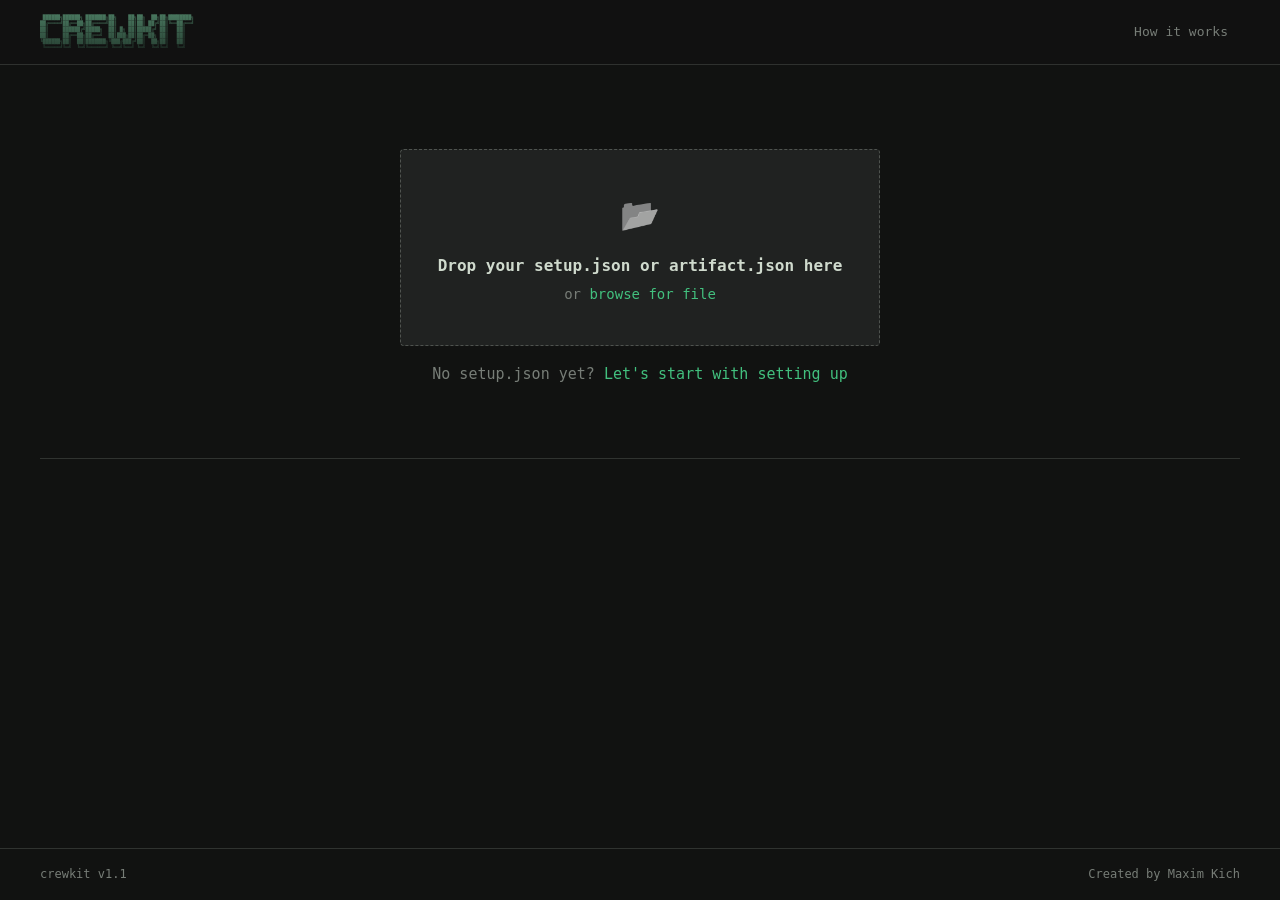
<file: crew-member.html>
<!DOCTYPE html>
<html lang="en" data-theme="dark">
<head>
  <meta charset="UTF-8">
  <meta name="viewport" content="width=device-width, initial-scale=1.0">
  <meta name="description" content="CrewKit — local-first team leadership platform for collaborative assessment">
  <meta name="theme-color" content="#111211">
  <meta name="apple-mobile-web-app-capable" content="yes">
  <meta name="apple-mobile-web-app-status-bar-style" content="black-translucent">
  <title>Crew Member - CrewKit</title>
  <link rel="icon" type="image/svg+xml" href="assets/favicon.svg">
  <link rel="alternate icon" type="image/png" href="assets/favicon-32x32.png">
  <link rel="apple-touch-icon" sizes="180x180" href="assets/apple-touch-icon.png">
  <link rel="stylesheet" href="styles.css">
  <style>
    /* Modal (reused for framework duplicate confirm) */
    .modal-backdrop {
      position: fixed;
      inset: 0;
      background: rgba(0, 0, 0, 0.45);
      z-index: 1000;
      display: none;
      align-items: flex-start;
      justify-content: center;
      overflow-y: auto;
      padding: 40px 16px;
    }

    .modal-backdrop--visible {
      display: flex;
    }

    .modal {
      background: var(--color-surface);
      border-radius: 12px;
      width: 100%;
      max-width: 680px;
      padding: 32px;
    }

    .modal__title {
      font-size: 1.5rem;
      font-weight: 700;
      margin-bottom: 8px;
      color: var(--color-text);
    }

    .modal__subtitle {
      font-size: 0.875rem;
      color: var(--color-text-muted);
      margin-bottom: 24px;
    }

    .modal__body {
      margin-bottom: 24px;
    }

    .modal__actions {
      display: flex;
      gap: 12px;
      justify-content: flex-end;
      margin-top: 32px;
    }

    /* Member field row (create/edit) */
    .member-field-row {
      background: var(--color-surface-alt);
      border: 1px solid var(--color-border);
      border-radius: 8px;
      padding: 12px;
      margin-bottom: 8px;
    }

    .member-field-row__header {
      display: grid;
      grid-template-columns: 1fr 120px auto;
      gap: 8px;
      align-items: end;
    }

    .member-field-row__controls {
      display: flex;
      gap: 4px;
      align-items: flex-end;
      justify-content: flex-end;
    }

    .member-field-row__value {
      margin-top: 10px;
    }

    /* Tags/labels widget */
    .tags-input-wrapper {
      display: flex;
      flex-direction: column;
      gap: 8px;
    }

    .tags-pills {
      display: flex;
      flex-wrap: wrap;
      gap: 6px;
    }

    .tag-pill {
      display: inline-flex;
      align-items: center;
      gap: 4px;
      padding: 2px 8px 2px 10px;
      background: var(--color-surface-alt);
      border: 1px solid var(--color-border);
      border-radius: 20px;
      font-size: 0.82rem;
      color: var(--color-text);
    }

    .tag-pill-remove {
      cursor: pointer;
      color: var(--color-text-muted);
      font-weight: bold;
      padding: 0 2px;
    }

    .tag-pill-remove:hover {
      color: var(--color-text);
    }

    /* Tabs */
    .tabs {
      display: flex;
      gap: 8px;
      border-bottom: 1px solid var(--color-border);
      margin-bottom: 24px;
      overflow-x: auto;
    }

    .tab-btn {
      padding: 12px 16px;
      background: none;
      border: none;
      cursor: pointer;
      color: var(--color-text-muted);
      font-size: 0.95rem;
      font-weight: 500;
      border-bottom: 2px solid transparent;
      margin-bottom: -1px;
      transition: all 0.15s ease;
    }

    .tab-btn:hover {
      color: var(--color-text);
    }

    .tab-btn--active {
      color: var(--color-accent);
      border-bottom-color: var(--color-accent);
    }

    .tab-panel {
      display: none;
    }

    .tab-panel--active {
      display: block;
    }

    /* Notes and change log */
    .notes-list,
    .changelog-list {
      display: flex;
      flex-direction: column;
      gap: 12px;
    }

    .note-card {
      background: var(--color-surface-alt);
      border: 1px solid var(--color-border);
      border-radius: 8px;
      padding: 12px;
    }

    .changelog-entry {
      background: var(--color-surface-alt);
      border: 1px solid var(--color-border);
      border-radius: 8px;
      padding: 12px;
    }

    .note-card__header {
      display: flex;
      justify-content: space-between;
      align-items: flex-start;
      gap: 12px;
      margin-bottom: 8px;
    }

    .note-card__title {
      font-weight: 600;
      color: var(--color-text);
    }

    .note-card__meta {
      display: flex;
      align-items: center;
      gap: 8px;
      flex-shrink: 0;
    }

    .note-card__date {
      font-size: 0.82rem;
      color: var(--color-text-muted);
    }

    .note-card__del,
    .note-card__edit {
      display: flex;
      align-items: center;
      justify-content: center;
      width: 28px;
      height: 28px;
      border-radius: var(--radius-sm, 4px);
      border: 1px solid var(--color-border);
      background: var(--color-surface);
      color: var(--color-text-muted);
      cursor: pointer;
      font-size: .8rem;
      line-height: 1;
      transition: background .12s, color .12s, border-color .12s;
    }

    .note-card__edit:hover {
      background: var(--color-surface-alt);
      color: var(--color-text);
      border-color: var(--color-text-muted);
    }

    .note-card__del:hover {
      background: var(--color-danger-bg, #fee2e2);
      color: var(--color-danger, #dc2626);
      border-color: var(--color-danger, #dc2626);
    }

    .note-card__del:disabled,
    .note-card__edit:disabled {
      opacity: 0.35;
      cursor: not-allowed;
      pointer-events: none;
    }

    .note-card--editing {
      background: var(--color-surface);
    }

    .notes-add-form--disabled {
      opacity: 0.45;
      pointer-events: none;
      user-select: none;
    }

    .note-card__text {
      color: var(--color-text);
      line-height: 1.5;
      white-space: pre-wrap;
      word-break: break-word;
    }

    .changelog-entry__header {
      display: flex;
      align-items: center;
      justify-content: space-between;
      gap: 12px;
      margin-bottom: 8px;
    }

    .changelog-entry__left {
      display: flex;
      align-items: center;
      gap: 8px;
    }

    .changelog-entry__meta {
      display: flex;
      align-items: center;
      gap: 8px;
      flex-shrink: 0;
    }

    .changelog-badge {
      display: inline-block;
      padding: 2px 8px;
      border-radius: 12px;
      font-size: 0.75rem;
      font-weight: 600;
      text-transform: uppercase;
    }

    .changelog-badge--auto {
      background: var(--color-accent);
      color: white;
    }

    .changelog-badge--manual {
      background: var(--color-surface);
      border: 1px solid var(--color-border);
      color: var(--color-text);
    }

    .changelog-entry__date {
      font-size: 0.82rem;
      color: var(--color-text-muted);
    }

    .changelog-entry__text {
      color: var(--color-text);
      line-height: 1.5;
      font-size: 0.95rem;
      white-space: pre-wrap;
      word-break: break-word;
    }

    .changelog-entry--editing {
      background: var(--color-surface);
    }

    /* Empty states */
    .empty-state {
      text-align: center;
      padding: 40px 20px;
      color: var(--color-text-muted);
    }

    .empty-state__icon {
      font-size: 2rem;
      margin-bottom: 12px;
    }

    .empty-state__title {
      font-weight: 600;
      margin-bottom: 8px;
      color: var(--color-text);
    }

    /* Accordion framework cards */
    .fw-accordion {
      border: 1px solid var(--color-border);
      border-radius: 8px;
      overflow: hidden;
      margin-bottom: 12px;
      background: var(--color-surface);
    }

    .fw-accordion__header {
      display: flex;
      align-items: center;
      gap: 12px;
      padding: 14px 16px;
      cursor: pointer;
      user-select: none;
      background: var(--color-surface);
      border: none;
      width: 100%;
      text-align: left;
      transition: background 0.15s ease;
    }

    .fw-accordion__header:hover {
      background: var(--color-surface-alt);
    }

    .fw-accordion__chevron {
      color: var(--color-text-muted);
      font-size: 0.75rem;
      transition: transform 0.2s ease;
      flex-shrink: 0;
    }

    .fw-accordion--open .fw-accordion__chevron {
      transform: rotate(90deg);
    }

    .fw-accordion__title {
      font-weight: 600;
      color: var(--color-text);
      flex: 1;
      font-size: 0.9375rem;
    }

    .fw-accordion__actions {
      display: flex;
      gap: 4px;
      flex-shrink: 0;
    }

    .fw-accordion__body {
      display: none;
      border-top: 1px solid var(--color-border);
      padding: 16px;
      overflow: auto;
    }

    .fw-accordion--open .fw-accordion__body {
      display: block;
    }

    /* Framework matrix table */
    .fw-matrix-table {
      border-collapse: collapse;
      width: 100%;
      min-width: 500px;
      font-size: .8375rem;
    }

    .fw-matrix-table thead th {
      background: var(--color-surface-alt);
      border: 1px solid var(--color-border);
      padding: 0;
      vertical-align: middle;
      min-width: 80px;
      width: 80px;
    }

    .fw-matrix-table thead th.fw-th-label {
      min-width: 220px;
      width: 220px;
      text-align: left;
    }

    .fw-matrix-table thead th.fw-th-right-pole {
      min-width: 160px;
      width: 160px;
    }

    .fw-col-head {
      padding: 8px 6px;
      font-weight: 600;
      font-size: .8375rem;
      color: var(--color-text);
      text-align: center;
    }

    .fw-group-row td {
      background: var(--color-surface-alt);
      border-top: 1px solid var(--color-border);
      border-bottom: 1px solid var(--color-border);
      padding: 7px 10px;
      font-weight: 600;
      font-size: .8125rem;
      color: var(--color-text-muted);
      text-transform: uppercase;
      letter-spacing: .04em;
    }

    .fw-skill-row td {
      border-bottom: 1px solid var(--color-border);
    }

    .fw-label-cell {
      border: 1px solid var(--color-border);
      padding: 8px 10px;
      vertical-align: top;
      background: var(--color-surface);
    }

    .fw-label-name {
      font-weight: 500;
      font-size: .8375rem;
      color: var(--color-text);
      display: block;
    }

    .fw-label-desc {
      font-size: .72rem;
      color: var(--color-text-muted);
      margin-top: 4px;
      display: none;
      line-height: 1.4;
      white-space: pre-wrap;
    }

    .fw-label-desc.expanded {
      display: block;
    }

    .fw-desc-toggle {
      background: none;
      border: none;
      padding: 0;
      font-size: .68rem;
      color: var(--color-text-muted);
      cursor: pointer;
      display: block;
      margin-top: 2px;
      text-decoration: underline;
      text-underline-offset: 2px;
      white-space: nowrap;
      line-height: 1.4;
    }

    .fw-desc-toggle:hover {
      color: var(--color-text);
    }

    .fw-matrix-cell {
      border: 1px solid var(--color-border);
      text-align: center;
      vertical-align: middle;
      cursor: default;
      padding: 0;
      height: 36px;
    }

    .fw-matrix-cell--score {
      background: var(--color-accent-subtle);
    }

    .fw-matrix-cell--selective {
      background: var(--color-accent);
    }

    .fw-matrix-cell__dot {
      width: 10px;
      height: 10px;
      border-radius: 50%;
      background: white;
      margin: 0 auto;
    }

    .fw-matrix-cell--scale-neg.fw-matrix-cell--filled {
      background: #DBEAFE;
    }

    .fw-matrix-cell--scale-pos.fw-matrix-cell--filled {
      background: var(--color-accent-subtle);
    }

    /* Tab row with Import button */
    .tabs-row {
      display: flex;
      align-items: center;
      border-bottom: 1px solid var(--color-border);
      margin-bottom: 24px;
    }

    .tabs-row .tabs {
      flex: 1;
      border-bottom: none;
      margin-bottom: 0;
    }

    .tabs-row__action {
      flex-shrink: 0;
      margin-left: 8px;
    }

    /* Full-page drag-drop overlay */
    .member-dropzone {
      position: fixed;
      inset: 0;
      background: rgba(37, 99, 235, 0.12);
      border: 3px dashed var(--color-accent);
      z-index: 900;
      display: none;
      align-items: center;
      justify-content: center;
      flex-direction: column;
      gap: 12px;
      pointer-events: none;
    }

    .member-dropzone--visible {
      display: flex;
      pointer-events: all;
    }

    .member-dropzone__label {
      font-size: 1.2rem;
      font-weight: 700;
      color: var(--color-accent);
    }

    .member-dropzone__sub {
      font-size: 0.9rem;
      color: var(--color-text-muted);
    }

    /* Responsive */
    @media (max-width: 640px) {
      .member-field-row__header {
        grid-template-columns: 1fr;
      }
    }
  </style>
  <link rel="stylesheet" href="design-system.css">
</head>
<body data-page="crew-member">
  <header class="app-header" id="app-header"></header>
  <main class="app-main">
    <div id="page-root"></div>
  </main>
  <footer class="app-footer" id="app-footer"></footer>
  <div id="toast-container"></div>
  <div class="modal-backdrop" id="template-modal"></div>
  <input type="file" id="framework-import-input" accept=".json" multiple style="display:none">
  <div class="member-dropzone" id="member-dropzone">
    <div style="font-size:2.5rem">📥</div>
    <div class="member-dropzone__label">Drop framework JSON here</div>
    <div class="member-dropzone__sub">Only framework files will be imported</div>
  </div>

  <script src="validator.js"></script>
  <script src="app.js"></script>
  <script src="module-base.js"></script>
  <script>
    // ── State ──────────────────────────────────────────────────────────────────
    let currentMode = 'create'; // create | view | edit
    let currentMemberId = null;
    let currentMember = null;
    let memberNameDraft = '';
    let customFields = []; // array of { id, name, type, value }

    // ── Boot ──────────────────────────────────────────────────────────────────
    function bootPage() {
      if (!App.setup) {
        window.location.href = 'index.html';
        return;
      }

      const _validation = Validator.validateSetup(App.setup);
      if (_validation.level === 1) {
        window.location.href = 'index.html';
        return;
      }

      App.setup.crewMembers   = App.setup.crewMembers   || [];
      App.setup.frameworks    = App.setup.frameworks    || [];
      App.setup.crewTemplates = App.setup.crewTemplates || []; // kept for migration

      const params = new URLSearchParams(window.location.search);
      const id   = params.get('id');
      const edit = params.get('edit');

      if (id) {
        currentMemberId = id;
        currentMember   = (App.setup.crewMembers || []).find(m => m.id === id);
        if (!currentMember) {
          Toast.show('Crew member not found.', 'error');
          setTimeout(() => { window.location.href = 'index.html'; }, 1200);
          return;
        }

        // Migrate old template-based member to new fields array format
        migrateMember(currentMember);

        currentMember.notes           = currentMember.notes           || [];
        currentMember.changeLog       = currentMember.changeLog       || [];
        currentMember.linkedFrameworks = currentMember.linkedFrameworks || [];
        currentMode = edit ? 'edit' : 'view';
      }

      try {
        renderPage();
      } catch (err) {
        console.error('renderPage error:', err);
        document.getElementById('page-root').innerHTML =
          `<p style="color:var(--color-danger);padding:32px">Error rendering page: ${err.message}</p>`;
      }
    }

    document.addEventListener('DOMContentLoaded', () => {
      setTimeout(bootPage, 0);
    });

    // ── Migrate old template-based member to fields array ─────────────────────
    function migrateMember(member) {
      // Already new-style (fields is an array)
      if (Array.isArray(member.fields)) return;

      const template = (App.setup.crewTemplates || []).find(t => t.id === member.templateId);
      const oldFields = (member.fields && typeof member.fields === 'object') ? member.fields : {};

      if (template && Array.isArray(template.fields)) {
        member.fields = template.fields.map(f => {
          let type  = f.type;
          let value = oldFields[f.id];

          // Map old field types to new types
          if (type === 'tags')      type = 'labels';
          if (type === 'select')    type = 'text';
          if (type === 'framework') type = 'text';

          // Normalize values
          if (type === 'labels') {
            value = Array.isArray(value) ? value : (value ? [value] : []);
          } else {
            value = Array.isArray(value) ? value.join(', ') : (value || '');
          }

          return { id: f.id, name: f.name, type, value };
        });
      } else {
        // Template gone — preserve what we have as text fields
        member.fields = Object.entries(oldFields).map(([fid, val]) => ({
          id:    fid,
          name:  fid,
          type:  'text',
          value: Array.isArray(val) ? val.join(', ') : String(val || '')
        }));
      }

      delete member.templateId;
      App.saveToStorage(App.setup);
    }

    // ── Main render ────────────────────────────────────────────────────────────
    function renderPage() {
      const root = document.getElementById('page-root');
      root.innerHTML = '';

      if (currentMode === 'create') {
        customFields = [];
        renderCreateMode(root);
      } else if (currentMode === 'view') {
        renderViewMode(root);
      } else if (currentMode === 'edit') {
        customFields = (currentMember.fields || []).map(f => Object.assign({}, f));
        renderEditMode(root);
      }
    }

    // ── CREATE MODE ────────────────────────────────────────────────────────────
    function renderCreateMode(root) {
      // Page header with back button
      const pageHeader = document.createElement('div');
      pageHeader.style.marginBottom = '24px';
      pageHeader.innerHTML = `
        <a href="index.html?from=crew" class="page-header__back" style="display:inline-block;margin-bottom:16px">Back to dashboard</a>
        <h1 style="margin:0;font-size:1.75rem;font-weight:700;color:var(--color-text);line-height:1.2">New Crew Member</h1>
      `;
      root.appendChild(pageHeader);

      const container = document.createElement('div');
      container.className = 'container';
      container.style.cssText = 'padding-top:0';

      const formCard = document.createElement('div');
      formCard.className = 'card';
      formCard.style.cssText = 'margin-bottom:32px';

      // Name input
      const nameGroup = document.createElement('div');
      nameGroup.className = 'form-group';
      nameGroup.innerHTML = `
        <label class="form-label">Crew Member Name *</label>
        <input type="text" class="form-input" id="member-name-input" placeholder="e.g., John Doe">
      `;
      formCard.appendChild(nameGroup);
      nameGroup.querySelector('#member-name-input').value = memberNameDraft;
      nameGroup.querySelector('#member-name-input').addEventListener('input', e => {
        memberNameDraft = e.target.value;
        updateSaveButton();
      });

      // Fields section
      const fieldsSectionEl = document.createElement('div');
      fieldsSectionEl.style.marginTop = '32px';

      const sectionHead = document.createElement('div');
      sectionHead.style.cssText = 'margin-bottom:12px';

      const sectionTitle = document.createElement('h2');
      sectionTitle.style.cssText = 'font-size:1rem;font-weight:600;color:var(--color-text);margin:0';
      sectionTitle.textContent = 'Fields';
      sectionHead.appendChild(sectionTitle);

      fieldsSectionEl.appendChild(sectionHead);

      const fieldsList = document.createElement('div');
      fieldsList.id = 'custom-fields-list';
      renderCustomFieldRows(fieldsList);
      fieldsSectionEl.appendChild(fieldsList);

      const addBtn = document.createElement('button');
      addBtn.className = 'btn btn--secondary btn--sm';
      addBtn.textContent = '+ Add field';
      addBtn.style.marginTop = '12px';
      addBtn.addEventListener('click', () => {
        customFields.push({ id: App.uuid(), name: '', type: 'text', value: '' });
        renderCustomFieldRows(fieldsList);
      });
      fieldsSectionEl.appendChild(addBtn);

      formCard.appendChild(fieldsSectionEl);
      container.appendChild(formCard);
      root.appendChild(container);

      // Toolbar (bottom)
      const toolbar = document.createElement('div');
      toolbar.className = 'fb-toolbar';
      toolbar.style.cssText = 'display:flex;justify-content:flex-end;gap:8px;margin-top:32px;margin-bottom:32px';

      const saveBtn = document.createElement('button');
      saveBtn.id = 'save-member-btn';
      saveBtn.className = 'btn btn--primary';
      saveBtn.textContent = 'Save';
      saveBtn.disabled = !memberNameDraft.trim();

      saveBtn.addEventListener('click', () => {
        const name = document.getElementById('member-name-input').value.trim();
        if (!name) {
          Toast.show('Please enter a member name', 'error');
          return;
        }

        const member = {
          id:              App.uuid(),
          name,
          fields:          customFields.map(f => Object.assign({}, f)),
          linkedFrameworks: [],
          notes:           [],
          changeLog:       [],
          createdAt:       new Date().toISOString(),
          updatedAt:       new Date().toISOString()
        };

        App.setup.crewMembers.push(member);
        if (!ModuleBase.safeSave(App.setup)) { App.setup.crewMembers.pop(); return; }

        Toast.show('Crew member created', 'success');
        window.location.href = `crew-member.html?id=${member.id}&from=crew`;
      });

      toolbar.appendChild(saveBtn);
      root.appendChild(toolbar);
    }

    function updateSaveButton() {
      const btn = document.getElementById('save-member-btn');
      if (btn) {
        const name = document.getElementById('member-name-input')?.value.trim();
        btn.disabled = !name;
      }
    }

    // ── Field row renderer for create/edit ──────────────────────────────────────
    function renderCustomFieldRows(container) {
      container.innerHTML = '';

      if (customFields.length === 0) {
        const empty = document.createElement('div');
        empty.style.cssText = 'text-align:center;padding:24px 16px;background:var(--color-surface-alt);border:1px dashed var(--color-border);border-radius:8px;color:var(--color-text-muted);font-size:.9rem';
        empty.textContent = 'No fields yet. Click "+ Add field" to add one.';
        container.appendChild(empty);
        return;
      }

      customFields.forEach((field, idx) => {
        const row = document.createElement('div');
        row.style.cssText = 'display:flex;flex-wrap:wrap;align-items:flex-end;gap:12px;margin-bottom:12px;background:var(--color-surface-alt);border:1px solid var(--color-border);border-radius:6px;padding:12px;';

        // Field type select
        const typeDiv = document.createElement('div');
        typeDiv.style.cssText = 'flex:0 0 100px;';
        const typeLabel = document.createElement('label');
        typeLabel.className = 'form-label';
        typeLabel.style.fontSize = '.7rem';
        typeLabel.textContent = 'Type';
        const typeSelect = document.createElement('select');
        typeSelect.className = 'form-input';
        typeSelect.style.cssText = 'width:100%;padding:6px 8px;font-size:.85rem;';
        [
          { value: 'text',   label: 'Text'   },
          { value: 'date',   label: 'Date'   },
          { value: 'labels', label: 'Labels' }
        ].forEach(opt => {
          const option = document.createElement('option');
          option.value = opt.value;
          option.textContent = opt.label;
          if (field.type === opt.value) option.selected = true;
          typeSelect.appendChild(option);
        });
        typeSelect.addEventListener('change', e => {
          const newType = e.target.value;
          // Convert value when type changes
          if (newType === 'labels' && !Array.isArray(field.value)) {
            field.value = field.value ? field.value.split(',').map(s => s.trim()).filter(Boolean) : [];
          } else if (newType !== 'labels' && Array.isArray(field.value)) {
            field.value = field.value.join(', ');
          }
          field.type = newType;
          renderCustomFieldRows(container);
        });
        typeDiv.appendChild(typeLabel);
        typeDiv.appendChild(typeSelect);
        row.appendChild(typeDiv);

        // Field name input
        const nameDiv = document.createElement('div');
        nameDiv.style.cssText = 'flex:0 0 150px;';
        const nameLabel = document.createElement('label');
        nameLabel.className = 'form-label';
        nameLabel.style.fontSize = '.7rem';
        nameLabel.textContent = 'Name';
        const nameInput = document.createElement('input');
        nameInput.type = 'text';
        nameInput.className = 'form-input';
        nameInput.placeholder = 'Field name';
        nameInput.value = field.name;
        nameInput.style.cssText = 'width:100%;padding:6px 8px;font-size:.85rem;';
        nameInput.addEventListener('input', e => { field.name = e.target.value; });
        nameDiv.appendChild(nameLabel);
        nameDiv.appendChild(nameInput);
        row.appendChild(nameDiv);

        // Value input wrapper
        const valueWrapper = document.createElement('div');
        valueWrapper.style.cssText = 'flex:1;';

        if (field.type === 'labels') {
          valueWrapper.appendChild(renderLabelsInputInline(field, container));
        } else if (field.type === 'date') {
          const valueLabel = document.createElement('label');
          valueLabel.className = 'form-label';
          valueLabel.style.fontSize = '.7rem';
          valueLabel.textContent = 'Value';
          const valueInput = document.createElement('input');
          valueInput.type = 'date';
          valueInput.className = 'form-input';
          valueInput.style.cssText = 'width:100%;padding:6px 8px;font-size:.85rem;';
          valueInput.value = field.value || '';
          valueInput.addEventListener('change', e => { field.value = e.target.value; });
          valueWrapper.appendChild(valueLabel);
          valueWrapper.appendChild(valueInput);
        } else {
          const valueLabel = document.createElement('label');
          valueLabel.className = 'form-label';
          valueLabel.style.fontSize = '.7rem';
          valueLabel.textContent = 'Value';
          const valueInput = document.createElement('input');
          valueInput.type = 'text';
          valueInput.className = 'form-input';
          valueInput.placeholder = 'Value';
          valueInput.style.cssText = 'width:100%;padding:6px 8px;font-size:.85rem;';
          valueInput.value = field.value || '';
          valueInput.addEventListener('input', e => { field.value = e.target.value; });
          valueWrapper.appendChild(valueLabel);
          valueWrapper.appendChild(valueInput);
        }

        row.appendChild(valueWrapper);

        // Action buttons (up, down, delete)
        const ctrlDiv = document.createElement('div');
        ctrlDiv.style.cssText = 'display:flex;gap:4px;flex-shrink:0;';

        const upBtn = document.createElement('button');
        upBtn.className = 'note-card__edit';
        upBtn.textContent = '⬆️';
        upBtn.title = 'Move up';
        upBtn.type = 'button';
        upBtn.disabled = idx === 0;
        upBtn.addEventListener('click', () => {
          if (idx > 0) {
            [customFields[idx], customFields[idx - 1]] = [customFields[idx - 1], customFields[idx]];
            renderCustomFieldRows(container);
          }
        });
        ctrlDiv.appendChild(upBtn);

        const downBtn = document.createElement('button');
        downBtn.className = 'note-card__edit';
        downBtn.textContent = '⬇️';
        downBtn.title = 'Move down';
        downBtn.type = 'button';
        downBtn.disabled = idx === customFields.length - 1;
        downBtn.addEventListener('click', () => {
          if (idx < customFields.length - 1) {
            [customFields[idx], customFields[idx + 1]] = [customFields[idx + 1], customFields[idx]];
            renderCustomFieldRows(container);
          }
        });
        ctrlDiv.appendChild(downBtn);

        const delBtn = document.createElement('button');
        delBtn.className = 'note-card__del';
        delBtn.textContent = '🗑';
        delBtn.title = 'Delete field';
        delBtn.type = 'button';
        delBtn.addEventListener('click', () => {
          customFields.splice(idx, 1);
          renderCustomFieldRows(container);
        });
        ctrlDiv.appendChild(delBtn);

        row.appendChild(ctrlDiv);

        // If field type is 'labels', append pills inside the row below all inputs
        if (field.type === 'labels' && Array.isArray(field.value) && field.value.length > 0) {
          const pillsContainer = document.createElement('div');
          pillsContainer.className = 'pills-container';

          field.value.forEach((tag, i) => {
            const pill = document.createElement('span');
            pill.className = 'tag-pill';
            pill.innerHTML = `${Utils.esc(tag)}<span class="tag-pill-remove" title="Remove">×</span>`;
            pill.querySelector('.tag-pill-remove').addEventListener('click', () => {
              field.value.splice(i, 1);
              renderCustomFieldRows(container);
            });
            pillsContainer.appendChild(pill);
          });

          row.appendChild(pillsContainer);
        }

        container.appendChild(row);
      });
    }

    // ── Labels input widget ──────────────────────────────────────────────
    function renderLabelsInputInline(field, container) {
      if (!Array.isArray(field.value)) field.value = [];

      const wrapper = document.createElement('div');
      wrapper.style.cssText = 'width:100%;';

      const lbl = document.createElement('label');
      lbl.className = 'form-label';
      lbl.style.fontSize = '.7rem';
      lbl.textContent = 'Labels';
      wrapper.appendChild(lbl);

      const inputEl = document.createElement('input');
      inputEl.type = 'text';
      inputEl.className = 'form-input';
      inputEl.style.cssText = 'width:100%;padding:6px 8px;font-size:.85rem;';
      inputEl.placeholder = 'Type label and press Enter or comma to add';

      const addLabel = (raw) => {
        const tag = raw.trim();
        if (tag && !field.value.includes(tag)) {
          field.value.push(tag);
          renderCustomFieldRows(container);
        }
      };

      inputEl.addEventListener('keydown', e => {
        if (e.key === 'Enter') {
          e.preventDefault();
          addLabel(inputEl.value);
          inputEl.value = '';
        } else if (e.key === ',') {
          e.preventDefault();
          addLabel(inputEl.value);
          inputEl.value = '';
        }
      });

      // Also add on blur (so typing then clicking Save still works)
      inputEl.addEventListener('blur', () => {
        if (inputEl.value.trim()) {
          addLabel(inputEl.value);
          inputEl.value = '';
        }
      });

      wrapper.appendChild(inputEl);
      return wrapper;
    }

    // ── Download ───────────────────────────────────────────────────────────────
    async function downloadMember() {
      const data = Object.assign({ itemType: 'crewMember' }, currentMember);
      const blob = new Blob([JSON.stringify(data, null, 2)], { type: 'application/json' });
      const filename = `${currentMember.name.replace(/[^a-z0-9]/gi, '_').toLowerCase()}_member.json`;
      await App.downloadWithDialog(blob, filename);
      Toast.show(`"${currentMember.name}" downloaded.`, 'success');
    }

    // ── VIEW MODE ──────────────────────────────────────────────────────────────
    function renderViewMode(root) {
      const pageHeader = document.createElement('div');
      pageHeader.style.marginBottom = '24px';

      pageHeader.innerHTML = `
        <a href="index.html?from=crew" class="page-header__back" style="display:inline-block;margin-bottom:10px">Back to dashboard</a>
        <div style="display:flex;align-items:flex-start;justify-content:space-between;gap:16px">
          <h1 style="margin:0;font-size:1.75rem;font-weight:700;color:var(--color-text);line-height:1.2">${Utils.esc(currentMember.name)}</h1>
          <div style="display:flex;gap:8px;flex-shrink:0;margin-top:4px">
            <button class="btn btn--ghost btn--sm" id="view-download-btn">Download</button>
            <a class="btn btn--primary btn--sm" href="crew-member.html?id=${currentMemberId}&edit=1&from=crew">Edit</a>
          </div>
        </div>
      `;
      root.appendChild(pageHeader);
      pageHeader.querySelector('#view-download-btn').addEventListener('click', downloadMember);

      const tabsRow = document.createElement('div');
      tabsRow.className = 'tabs-row';

      const tabsDiv = document.createElement('div');
      tabsDiv.className = 'tabs';
      tabsDiv.innerHTML = `
        <button class="tab-btn tab-btn--active" data-tab="details">Details</button>
        <button class="tab-btn" data-tab="notes">Notes</button>
        <button class="tab-btn" data-tab="changelog">Change Log</button>
      `;
      tabsRow.appendChild(tabsDiv);
      root.appendChild(tabsRow);

      const detailsPanel = document.createElement('div');
      detailsPanel.className = 'tab-panel tab-panel--active';
      detailsPanel.setAttribute('data-tab', 'details');
      renderDetailsTab(detailsPanel);
      root.appendChild(detailsPanel);

      const notesPanel = document.createElement('div');
      notesPanel.className = 'tab-panel';
      notesPanel.setAttribute('data-tab', 'notes');
      renderNotesTab(notesPanel);
      root.appendChild(notesPanel);

      const changelogPanel = document.createElement('div');
      changelogPanel.className = 'tab-panel';
      changelogPanel.setAttribute('data-tab', 'changelog');
      renderChangelogTab(changelogPanel);
      root.appendChild(changelogPanel);

      tabsDiv.querySelectorAll('.tab-btn').forEach(btn => {
        btn.addEventListener('click', () => {
          tabsDiv.querySelectorAll('.tab-btn').forEach(b => b.classList.remove('tab-btn--active'));
          btn.classList.add('tab-btn--active');
          root.querySelectorAll('.tab-panel').forEach(p => {
            p.classList.toggle('tab-panel--active', p.dataset.tab === btn.dataset.tab);
          });
        });
      });

      setupFrameworkImport(root);
    }

    function renderDetailsTab(panel) {
      panel.innerHTML = '';

      const fields = currentMember.fields || [];
      const card = document.createElement('div');
      card.className = 'card';

      if (fields.length === 0) {
        const empty = document.createElement('div');
        empty.style.cssText = 'padding:20px 0;color:var(--color-text-muted);font-size:.9rem';
        empty.textContent = 'No fields added yet.';
        card.appendChild(empty);
      } else {
        fields.forEach((field, idx) => {
          const item = document.createElement('div');
          item.style.cssText = `padding:14px 0;${idx > 0 ? 'border-top:1px solid var(--color-border);' : ''}${idx === 0 ? 'padding-top:0;' : ''}${idx === fields.length - 1 ? 'padding-bottom:0;' : ''}`;

          const labelEl = document.createElement('div');
          labelEl.style.cssText = 'font-size:.75rem;font-weight:600;color:var(--color-text-muted);text-transform:uppercase;letter-spacing:.05em;margin-bottom:6px';
          labelEl.textContent = field.name || 'Unnamed Field';
          item.appendChild(labelEl);

          const valueEl = document.createElement('div');
          valueEl.style.cssText = 'font-size:.9375rem;color:var(--color-text)';

          if (field.type === 'labels') {
            const val = Array.isArray(field.value) ? field.value : [];
            if (val.length > 0) {
              const pillsDiv = document.createElement('div');
              pillsDiv.className = 'tags-pills';
              val.forEach(tag => {
                const pill = document.createElement('span');
                pill.className = 'tag-pill';
                pill.textContent = tag;
                pillsDiv.appendChild(pill);
              });
              valueEl.appendChild(pillsDiv);
            } else {
              valueEl.style.color = 'var(--color-text-muted)';
              valueEl.textContent = '—';
            }
          } else if (field.type === 'date') {
            if (field.value) {
              valueEl.textContent = Utils.formatDate(field.value);
            } else {
              valueEl.style.color = 'var(--color-text-muted)';
              valueEl.textContent = '—';
            }
          } else {
            if (field.value) {
              valueEl.textContent = field.value;
            } else {
              valueEl.style.color = 'var(--color-text-muted)';
              valueEl.textContent = '—';
            }
          }

          item.appendChild(valueEl);
          card.appendChild(item);
        });
      }

      panel.appendChild(card);

      // Linked frameworks
      const linked = currentMember.linkedFrameworks || [];
      const fwSection = document.createElement('div');
      fwSection.style.marginTop = '24px';

      const fwHeading = document.createElement('div');
      fwHeading.style.cssText = 'font-size:.75rem;font-weight:600;color:var(--color-text-muted);text-transform:uppercase;letter-spacing:.05em;margin-bottom:12px';
      fwHeading.textContent = 'Frameworks';
      fwSection.appendChild(fwHeading);

      if (linked.length > 0) {
        linked.forEach(fw => {
          fwSection.appendChild(renderFrameworkAccordion(fw, panel));
        });
      }

      // Import button at bottom
      const importBtn = document.createElement('button');
      importBtn.className = 'btn btn--secondary btn--sm';
      importBtn.textContent = 'Import';
      importBtn.style.marginTop = linked.length > 0 ? '12px' : '0';
      importBtn.addEventListener('click', () => {
        document.getElementById('framework-import-input').click();
      });
      fwSection.appendChild(importBtn);

      panel.appendChild(fwSection);
    }

    function renderFrameworkAccordion(fw, panel) {
      const wrapper = document.createElement('div');
      wrapper.className = 'fw-accordion';

      const header = document.createElement('button');
      header.className = 'fw-accordion__header';
      header.type = 'button';
      header.innerHTML = `
        <span class="fw-accordion__chevron">▶</span>
        <span class="fw-accordion__title">${Utils.esc(fw.name || 'Unnamed Framework')}</span>
        <span class="fw-accordion__actions">
          <button type="button" class="note-card__edit fw-dl-btn" title="Download">📥</button>
          <button type="button" class="note-card__del fw-del-btn" title="Delete">🗑</button>
        </span>
      `;

      const body = document.createElement('div');
      body.className = 'fw-accordion__body';
      body.appendChild(buildFrameworkMatrixView(fw));

      // Toggle
      header.addEventListener('click', (e) => {
        if (e.target.closest('.fw-accordion__actions')) return;
        wrapper.classList.toggle('fw-accordion--open');
      });

      // Download
      header.querySelector('.fw-dl-btn').addEventListener('click', async (e) => {
        e.stopPropagation();
        const blob = new Blob([JSON.stringify(fw, null, 2)], { type: 'application/json' });
        const filename = `${(fw.name || 'framework').replace(/[^a-z0-9]/gi, '_').toLowerCase()}_framework.json`;
        await App.downloadWithDialog(blob, filename);
        Toast.show(`"${fw.name}" downloaded.`, 'success');
      });

      // Delete
      header.querySelector('.fw-del-btn').addEventListener('click', (e) => {
        e.stopPropagation();
        currentMember.linkedFrameworks = currentMember.linkedFrameworks.filter(f => f.id !== fw.id);
        currentMember.updatedAt = new Date().toISOString();
        App.saveToStorage(App.setup);
        const detailsPanel = document.querySelector('#page-root .tab-panel[data-tab="details"]');
        if (detailsPanel) renderDetailsTab(detailsPanel);
        Toast.show(`"${fw.name}" removed.`, 'success');
      });

      wrapper.appendChild(header);
      wrapper.appendChild(body);

      return wrapper;
    }

    function buildFrameworkMatrixView(fw) {
      const wrap = document.createElement('div');
      wrap.style.overflowX = 'auto';

      const cols   = fw.columns || [];
      const groups = fw.groups  || [];
      const type   = fw.type    || 'selective';

      // Fallback: no recognised structure — show compact JSON
      if (!cols.length && !groups.length) {
        const pre = document.createElement('pre');
        pre.style.cssText = 'font-size:.8rem;overflow:auto;color:var(--color-text-muted);margin:0';
        const display = Object.assign({}, fw);
        delete display.itemType;
        pre.textContent = JSON.stringify(display, null, 2);
        wrap.appendChild(pre);
        return wrap;
      }

      const isScale    = type === 'scale';
      const isScore    = type === 'score';
      const isSelectiv = type === 'selective';

      let _descIdCounter = 0;
      let html = `<table class="fw-matrix-table"><thead><tr>`;

      // Label column header
      html += `<th class="fw-th-label"><div class="fw-col-head" style="text-align:left"></div></th>`;

      // Data column headers
      cols.forEach(col => {
        html += `<th><div class="fw-col-head">${Utils.esc(col.label || '')}</div></th>`;
      });

      // Right pole header for scale type
      if (isScale) {
        html += `<th class="fw-th-right-pole"><div class="fw-col-head"></div></th>`;
      }

      html += `</tr></thead><tbody>`;

      groups.forEach(group => {
        // Group header row (only if label exists)
        if (group.label && group.label.trim()) {
          const colspan = cols.length + 1 + (isScale ? 1 : 0);
          html += `<tr class="fw-group-row"><td colspan="${colspan}">${Utils.esc(group.label)}</td></tr>`;
        }

        const rows = group.rows || [];
        rows.forEach(row => {
          html += `<tr class="fw-skill-row">`;

          // Label cell
          html += `<td class="fw-label-cell">`;
          html += `<span class="fw-label-name">${Utils.esc(row.label || '')}</span>`;
          if (row.description && row.description.trim()) {
            const descId = `fw-desc-${fw.id || 'x'}-${_descIdCounter++}`;
            html += `<button class="fw-desc-toggle" onclick="(function(btn){var el=document.getElementById('${descId}');if(!el)return;var exp=el.classList.toggle('expanded');btn.textContent=exp?'Hide description':'Show description';})(this)">Show description</button>`;
            html += `<span class="fw-label-desc" id="${descId}">${Utils.esc(row.description)}</span>`;
          }
          html += `</td>`;

          // Data cells
          if (isScore) {
            const selectedIdx = _getScoreIdx(row, cols);
            cols.forEach((col, ci) => {
              const filled = selectedIdx !== null && ci <= selectedIdx;
              html += `<td class="fw-matrix-cell ${filled ? 'fw-matrix-cell--score' : ''}"></td>`;
            });
          } else if (isScale) {
            cols.forEach(col => {
              const colVal = parseInt(col.label);
              const rowVal = row.values?.['__scale'] ?? null;
              const isNeg  = colVal < 0, isPos = colVal > 0;
              const filled = rowVal !== null && (
                isNeg ? colVal >= rowVal && rowVal < 0 :
                isPos ? colVal <= rowVal && rowVal > 0 : false
              );
              const side = isNeg ? 'fw-matrix-cell--scale-neg' : 'fw-matrix-cell--scale-pos';
              html += `<td class="fw-matrix-cell ${side} ${filled ? 'fw-matrix-cell--filled' : ''}"></td>`;
            });
            // Right pole cell
            html += `<td class="fw-label-cell fw-right-pole-cell"><span class="fw-label-name">${Utils.esc(row.poleRight || '')}</span></td>`;
          } else {
            // Selective
            cols.forEach(col => {
              const filled = row.values?.[col.id] === true;
              html += `<td class="fw-matrix-cell ${filled ? 'fw-matrix-cell--selective' : ''}">`;
              if (filled) html += `<div class="fw-matrix-cell__dot"></div>`;
              html += `</td>`;
            });
          }

          html += `</tr>`;
        });
      });

      html += `</tbody></table>`;
      wrap.innerHTML = html;
      return wrap;
    }

    function _getScoreIdx(row, cols) {
      let idx = null;
      cols.forEach((col, ci) => {
        if (row.values?.[col.id] === true) idx = ci;
      });
      if (idx === null && row.values?.['__score'] !== undefined) {
        idx = row.values['__score'];
      }
      return idx;
    }

    function renderNotesTab(panel) {
      panel.innerHTML = '';
      const form = document.createElement('div');
      form.style.cssText = 'margin-bottom:32px;padding:16px;background:var(--color-surface);border-radius:var(--radius-sm);border:1px solid var(--color-border)';

      form.innerHTML = `
        <div class="form-group">
          <label class="form-label">Title</label>
          <input type="text" class="form-input" id="note-title" placeholder="Note title (optional)">
        </div>
        <div class="form-group" style="margin-top: 12px;">
          <label class="form-label">Date</label>
          <input type="date" class="form-input" id="note-date">
        </div>
        <div class="form-group" style="margin-top: 12px;">
          <label class="form-label">Note *</label>
          <textarea class="form-input" id="note-text" placeholder="Write your note…" rows="4" style="resize:none;overflow-y:auto"></textarea>
        </div>
      `;

      const addBtnRow = document.createElement('div');
      addBtnRow.style.cssText = 'display:flex;justify-content:flex-end;margin-top:12px';
      const addBtn = document.createElement('button');
      addBtn.className = 'btn btn--primary';
      addBtn.textContent = 'Add note';
      addBtnRow.appendChild(addBtn);

      addBtn.addEventListener('click', () => {
        const title = form.querySelector('#note-title').value.trim();
        const date  = form.querySelector('#note-date').value || new Date().toISOString().slice(0, 10);
        const text  = form.querySelector('#note-text').value.trim();

        if (!text) {
          Toast.show('Note text is required', 'error');
          return;
        }

        const note = {
          id: App.uuid(),
          title,
          date,
          text,
          createdAt: new Date().toISOString()
        };

        currentMember.notes.push(note);
        currentMember.updatedAt = new Date().toISOString();
        App.saveToStorage(App.setup);

        form.querySelector('#note-title').value = '';
        form.querySelector('#note-date').value = today;
        form.querySelector('#note-text').value = '';

        renderNotesTab(panel);
        Toast.show('Note added', 'success');
      });

      form.appendChild(addBtnRow);

      const today = new Date().toISOString().slice(0, 10);
      form.querySelector('#note-date').value = today;

      panel.appendChild(form);

      if (currentMember.notes.length === 0) {
        const empty = document.createElement('div');
        empty.className = 'empty-state';
        empty.innerHTML = `
          <div class="empty-state__icon">📝</div>
          <div class="empty-state__title">No notes yet</div>
          <p>Add a note to document important information about this crew member.</p>
        `;
        panel.appendChild(empty);
      } else {
        const list = document.createElement('div');
        list.className = 'notes-list';

        const sorted = [...currentMember.notes].sort((a, b) => new Date(b.createdAt) - new Date(a.createdAt));

        sorted.forEach(note => {
          const card = document.createElement('div');
          card.className = 'note-card';

          function setOtherCardsDisabled(disabled) {
            list.querySelectorAll('.note-card__edit, .note-card__del').forEach(btn => {
              if (!card.contains(btn)) btn.disabled = disabled;
            });
          }

          function renderCardView() {
            card.classList.remove('note-card--editing');
            card.innerHTML = '';

            const header = document.createElement('div');
            header.className = 'note-card__header';

            const titleEl = document.createElement('div');
            titleEl.className = 'note-card__title';
            titleEl.textContent = note.title || Utils.formatDate(note.date);
            header.appendChild(titleEl);

            const meta = document.createElement('div');
            meta.className = 'note-card__meta';

            const dateDiv = document.createElement('div');
            dateDiv.className = 'note-card__date';
            dateDiv.textContent = Utils.formatDate(note.date);
            meta.appendChild(dateDiv);

            const editBtn = document.createElement('button');
            editBtn.className = 'note-card__edit';
            editBtn.textContent = '✏️';
            editBtn.title = 'Edit note';
            editBtn.type = 'button';
            editBtn.addEventListener('click', () => renderCardEdit());
            meta.appendChild(editBtn);

            const delBtn = document.createElement('button');
            delBtn.className = 'note-card__del';
            delBtn.textContent = '🗑';
            delBtn.title = 'Delete note';
            delBtn.type = 'button';
            delBtn.addEventListener('click', () => {
              currentMember.notes = currentMember.notes.filter(n => n.id !== note.id);
              currentMember.updatedAt = new Date().toISOString();
              App.saveToStorage(App.setup);
              renderNotesTab(panel);
            });
            meta.appendChild(delBtn);

            header.appendChild(meta);
            card.appendChild(header);

            const textEl = document.createElement('div');
            textEl.className = 'note-card__text';
            textEl.textContent = note.text;
            card.appendChild(textEl);
          }

          function renderCardEdit() {
            card.classList.add('note-card--editing');
            card.innerHTML = '';

            if (form) form.classList.add('notes-add-form--disabled');
            setOtherCardsDisabled(true);

            card.innerHTML = `
              <div class="form-group">
                <label class="form-label">Title</label>
                <input type="text" class="form-input note-edit-title" value="${Utils.esc(note.title)}" placeholder="Note title">
              </div>
              <div class="form-group" style="margin-top:10px">
                <label class="form-label">Date</label>
                <input type="date" class="form-input note-edit-date" value="${Utils.esc(note.date)}">
              </div>
              <div class="form-group" style="margin-top:10px">
                <label class="form-label">Note *</label>
                <textarea class="form-input note-edit-text" rows="4" placeholder="Write your note…" style="resize:none;overflow-y:auto">${Utils.esc(note.text)}</textarea>
              </div>
              <div style="display:flex;justify-content:flex-end;gap:8px;margin-top:12px">
                <button class="btn btn--ghost note-edit-cancel" type="button">Cancel</button>
                <button class="btn btn--primary note-edit-save" type="button">Save</button>
              </div>
            `;

            function exitEdit() {
              if (form) form.classList.remove('notes-add-form--disabled');
              setOtherCardsDisabled(false);
              renderCardView();
            }

            card.querySelector('.note-edit-cancel').addEventListener('click', exitEdit);

            card.querySelector('.note-edit-save').addEventListener('click', () => {
              const newText = card.querySelector('.note-edit-text').value.trim();
              if (!newText) { Toast.show('Note text is required', 'error'); return; }
              note.title = card.querySelector('.note-edit-title').value.trim();
              note.date  = card.querySelector('.note-edit-date').value || note.date;
              note.text  = newText;
              currentMember.updatedAt = new Date().toISOString();
              App.saveToStorage(App.setup);
              exitEdit();
              Toast.show('Note saved', 'success');
            });
          }

          renderCardView();
          list.appendChild(card);
        });

        panel.appendChild(list);
      }
    }

    function renderChangelogTab(panel) {
      panel.innerHTML = '';

      const form = document.createElement('div');
      form.style.cssText = 'margin-bottom:32px;padding:16px;background:var(--color-surface);border-radius:var(--radius-sm);border:1px solid var(--color-border)';

      form.innerHTML = `
        <div class="form-group">
          <label class="form-label">Date</label>
          <input type="date" class="form-input" id="log-date">
        </div>
        <div class="form-group" style="margin-top: 12px;">
          <label class="form-label">Entry *</label>
          <textarea class="form-input" id="log-text" placeholder="Describe the change…" rows="3" style="resize:none;overflow-y:auto"></textarea>
        </div>
      `;

      const today = new Date().toISOString().slice(0, 10);
      form.querySelector('#log-date').value = today;

      const addBtnRow = document.createElement('div');
      addBtnRow.style.cssText = 'display:flex;justify-content:flex-end;margin-top:12px';
      const addBtn = document.createElement('button');
      addBtn.className = 'btn btn--primary';
      addBtn.textContent = 'Add entry';
      addBtn.type = 'button';
      addBtnRow.appendChild(addBtn);

      addBtn.addEventListener('click', () => {
        const date = form.querySelector('#log-date').value || today;
        const text = form.querySelector('#log-text').value.trim();

        if (!text) {
          Toast.show('Entry text is required', 'error');
          return;
        }

        const entry = {
          id: App.uuid(),
          type: 'manual',
          date,
          note: text
        };

        currentMember.changeLog.push(entry);
        currentMember.updatedAt = new Date().toISOString();
        App.saveToStorage(App.setup);

        form.querySelector('#log-text').value = '';
        form.querySelector('#log-date').value = today;

        renderChangelogTab(panel);
        Toast.show('Entry added', 'success');
      });

      form.appendChild(addBtnRow);
      panel.appendChild(form);

      // Changelog list
      if (currentMember.changeLog.length === 0) {
        const empty = document.createElement('div');
        empty.className = 'empty-state';
        empty.innerHTML = `
          <div class="empty-state__icon">📋</div>
          <div class="empty-state__title">No change log entries yet</div>
          <p>Manual entries will appear here.</p>
        `;
        panel.appendChild(empty);
      } else {
        const list = document.createElement('div');
        list.className = 'changelog-list';

        const sorted = [...currentMember.changeLog].sort((a, b) => new Date(b.date) - new Date(a.date));

        sorted.forEach(entry => {
          const card = document.createElement('div');
          card.className = 'changelog-entry';

          function setOtherCardsDisabled(disabled) {
            list.querySelectorAll('.note-card__edit, .note-card__del').forEach(btn => {
              if (!card.contains(btn)) btn.disabled = disabled;
            });
          }

          function renderEntryView() {
            card.classList.remove('changelog-entry--editing');
            card.innerHTML = '';

            const header = document.createElement('div');
            header.className = 'changelog-entry__header';

            const left = document.createElement('div');
            left.className = 'changelog-entry__left';

            const dateEl = document.createElement('span');
            dateEl.className = 'changelog-entry__date';
            dateEl.textContent = Utils.formatDate(entry.date);
            left.appendChild(dateEl);

            header.appendChild(left);

            const meta = document.createElement('div');
            meta.className = 'changelog-entry__meta';

            if (entry.type === 'manual') {
              const editBtn = document.createElement('button');
              editBtn.className = 'note-card__edit';
              editBtn.textContent = '✏️';
              editBtn.title = 'Edit entry';
              editBtn.type = 'button';
              editBtn.addEventListener('click', () => renderEntryEdit());
              meta.appendChild(editBtn);

              const delBtn = document.createElement('button');
              delBtn.className = 'note-card__del';
              delBtn.textContent = '🗑';
              delBtn.title = 'Delete entry';
              delBtn.type = 'button';
              delBtn.addEventListener('click', () => {
                currentMember.changeLog = currentMember.changeLog.filter(e => e.id !== entry.id);
                currentMember.updatedAt = new Date().toISOString();
                App.saveToStorage(App.setup);
                renderChangelogTab(panel);
              });
              meta.appendChild(delBtn);
            }

            header.appendChild(meta);
            card.appendChild(header);

            const content = document.createElement('div');
            content.className = 'changelog-entry__text';
            if (entry.type === 'auto') {
              const fields = Array.isArray(currentMember.fields) ? currentMember.fields : [];
              const field = fields.find(f => f.id === entry.field);
              const fieldName = field?.name || entry.field || 'Unknown field';
              content.innerHTML = `<strong>${Utils.esc(fieldName)}</strong> changed from <em>${Utils.esc(entry.before || '(empty)')}</em> → <em>${Utils.esc(entry.after || '(empty)')}</em>`;
            } else {
              content.textContent = entry.note;
            }
            card.appendChild(content);
          }

          function renderEntryEdit() {
            card.classList.add('changelog-entry--editing');
            card.innerHTML = '';

            if (form) form.classList.add('notes-add-form--disabled');
            setOtherCardsDisabled(true);

            card.innerHTML = `
              <div class="form-group">
                <label class="form-label">Date</label>
                <input type="date" class="form-input log-edit-date" value="${Utils.esc(entry.date)}">
              </div>
              <div class="form-group" style="margin-top:10px">
                <label class="form-label">Entry *</label>
                <textarea class="form-input log-edit-text" rows="3" placeholder="Describe the change…" style="resize:none;overflow-y:auto">${Utils.esc(entry.note)}</textarea>
              </div>
              <div style="display:flex;justify-content:flex-end;gap:8px;margin-top:12px">
                <button class="btn btn--ghost log-edit-cancel" type="button">Cancel</button>
                <button class="btn btn--primary log-edit-save" type="button">Save</button>
              </div>
            `;

            function exitEdit() {
              if (form) form.classList.remove('notes-add-form--disabled');
              setOtherCardsDisabled(false);
              renderEntryView();
            }

            card.querySelector('.log-edit-cancel').addEventListener('click', exitEdit);

            card.querySelector('.log-edit-save').addEventListener('click', () => {
              const newText = card.querySelector('.log-edit-text').value.trim();
              if (!newText) { Toast.show('Entry text is required', 'error'); return; }
              entry.date = card.querySelector('.log-edit-date').value || entry.date;
              entry.note = newText;
              currentMember.updatedAt = new Date().toISOString();
              App.saveToStorage(App.setup);
              exitEdit();
              Toast.show('Entry saved', 'success');
            });
          }

          renderEntryView();
          list.appendChild(card);
        });

        panel.appendChild(list);
      }
    }

    // ── FRAMEWORK IMPORT ───────────────────────────────────────────────────────
    function isFrameworkData(data) {
      if (!data || typeof data !== 'object') return false;
      if (data.itemType === 'framework') return true;
      const hasGroups = Array.isArray(data.groups) || Array.isArray(data.skillGroups) || Array.isArray(data.categories);
      const isCrewMember = data.itemType === 'crewMember' || (data.fields && data.templateId);
      return hasGroups && !isCrewMember;
    }

    async function importFrameworkFiles(files, detailsPanel) {
      let imported = 0;
      let failed = 0;

      for (const file of files) {
        try {
          const text = await new Promise((resolve, reject) => {
            const reader = new FileReader();
            reader.onload = e => resolve(e.target.result);
            reader.onerror = () => reject(new Error('Read error'));
            reader.readAsText(file);
          });

          const data = JSON.parse(text);

          if (!isFrameworkData(data)) {
            Toast.show(`"${file.name}" is not a framework file`, 'error', 3500);
            failed++;
            continue;
          }

          const existingIdx = currentMember.linkedFrameworks.findIndex(f => f.id && data.id && f.id === data.id);
          if (existingIdx !== -1) {
            const replace = await new Promise(resolve => {
              const modal = document.getElementById('template-modal');
              modal.className = 'modal-backdrop modal-backdrop--visible';
              modal.innerHTML = '';
              const modalContent = document.createElement('div');
              modalContent.className = 'modal';
              modalContent.innerHTML = `
                <h2 class="modal__title">Framework Already Linked</h2>
                <p class="modal__subtitle">"${Utils.esc(data.name || file.name)}" is already linked to this member. Do you want to replace it with the imported version?</p>
                <div class="modal__actions">
                  <button class="btn btn--ghost" id="fw-dup-cancel" type="button">Keep Current</button>
                  <button class="btn btn--primary" id="fw-dup-replace" type="button">Replace</button>
                </div>
              `;
              modal.appendChild(modalContent);
              const closeDuplicateModal = result => {
                modal.className = 'modal-backdrop';
                modal.innerHTML = '';
                resolve(result);
              };
              Modal.bindOutsideDismiss(modal, () => closeDuplicateModal(false));
              modal.querySelector('#fw-dup-cancel').addEventListener('click', () => closeDuplicateModal(false));
              modal.querySelector('#fw-dup-replace').addEventListener('click', () => closeDuplicateModal(true));
            });

            if (replace) {
              data.itemType = 'framework';
              currentMember.linkedFrameworks[existingIdx] = data;
              imported++;
            } else {
              failed++;
            }
            continue;
          }

          data.itemType = 'framework';
          currentMember.linkedFrameworks.push(data);
          imported++;
        } catch (err) {
          console.error('[CrewKit] Framework import error:', err);
          Toast.show(`Failed to import "${file.name}": ${err.message}`, 'error', 3500);
          failed++;
        }
      }

      if (imported > 0) {
        currentMember.updatedAt = new Date().toISOString();
        App.saveToStorage(App.setup);
        Toast.show(`${imported} framework${imported > 1 ? 's' : ''} imported`, 'success');
        const dp = document.querySelector('#page-root .tab-panel[data-tab="details"]');
        if (dp) renderDetailsTab(dp);
      }
    }

    let _importListenersAttached = false;

    function setupFrameworkImport(root) {
      if (currentMode !== 'view') return;

      const fileInput = document.getElementById('framework-import-input');
      if (!fileInput) return;

      const getDetailsPanel = () => document.querySelector('#page-root .tab-panel[data-tab="details"]');

      if (_importListenersAttached) return;
      _importListenersAttached = true;

      fileInput.addEventListener('change', async () => {
        const files = Array.from(fileInput.files);
        if (!files.length) return;
        await importFrameworkFiles(files, getDetailsPanel());
        fileInput.value = '';
      });

      const dropzone = document.getElementById('member-dropzone');
      if (!dropzone) return;

      let dragDepth = 0;

      document.addEventListener('dragenter', (e) => {
        e.preventDefault();
        dragDepth++;
        if (dragDepth === 1) dropzone.classList.add('member-dropzone--visible');
      });

      document.addEventListener('dragleave', () => {
        dragDepth--;
        if (dragDepth === 0) dropzone.classList.remove('member-dropzone--visible');
      });

      document.addEventListener('dragover', (e) => {
        e.preventDefault();
      });

      document.addEventListener('drop', async (e) => {
        e.preventDefault();
        dragDepth = 0;
        dropzone.classList.remove('member-dropzone--visible');

        const files = Array.from(e.dataTransfer.files).filter(f => f.name.endsWith('.json'));
        if (!files.length) {
          Toast.show('Only JSON files can be dropped here', 'error');
          return;
        }

        await importFrameworkFiles(files, getDetailsPanel());
      });
    }

    // ── EDIT MODE ──────────────────────────────────────────────────────────────
    function renderEditMode(root) {
      // Page header with back button
      const pageHeader = document.createElement('div');
      pageHeader.style.marginBottom = '24px';
      pageHeader.innerHTML = `
        <a href="index.html?from=crew" class="page-header__back" style="display:inline-block;margin-bottom:16px">Back to dashboard</a>
        <h1 style="margin:0;font-size:1.75rem;font-weight:700;color:var(--color-text);line-height:1.2">Edit ${Utils.esc(currentMember.name)}</h1>
      `;
      root.appendChild(pageHeader);

      const container = document.createElement('div');
      container.className = 'container';
      container.style.cssText = 'padding-top:0';

      const formCard = document.createElement('div');
      formCard.className = 'card';
      formCard.style.cssText = 'margin-bottom:32px';

      // Name input
      const nameGroup = document.createElement('div');
      nameGroup.className = 'form-group';
      nameGroup.innerHTML = `
        <label class="form-label">Crew Member Name</label>
        <input type="text" class="form-input" id="member-name-input" value="${Utils.esc(currentMember.name)}">
      `;
      formCard.appendChild(nameGroup);

      // Fields section
      const fieldsSectionEl = document.createElement('div');
      fieldsSectionEl.style.marginTop = '32px';

      const sectionHead = document.createElement('div');
      sectionHead.style.cssText = 'margin-bottom:12px';

      const sectionTitle = document.createElement('h2');
      sectionTitle.style.cssText = 'font-size:1rem;font-weight:600;color:var(--color-text);margin:0';
      sectionTitle.textContent = 'Fields';
      sectionHead.appendChild(sectionTitle);

      fieldsSectionEl.appendChild(sectionHead);

      const fieldsList = document.createElement('div');
      fieldsList.id = 'custom-fields-list';
      renderCustomFieldRows(fieldsList);
      fieldsSectionEl.appendChild(fieldsList);

      const addBtn = document.createElement('button');
      addBtn.className = 'btn btn--secondary btn--sm';
      addBtn.textContent = '+ Add field';
      addBtn.style.marginTop = '12px';
      addBtn.addEventListener('click', () => {
        customFields.push({ id: App.uuid(), name: '', type: 'text', value: '' });
        renderCustomFieldRows(fieldsList);
      });
      fieldsSectionEl.appendChild(addBtn);

      formCard.appendChild(fieldsSectionEl);
      container.appendChild(formCard);
      root.appendChild(container);

      // Toolbar (bottom) with cancel, delete and save buttons
      const toolbar = document.createElement('div');
      toolbar.className = 'fb-toolbar';
      toolbar.style.cssText = 'display:flex;justify-content:space-between;gap:8px;margin-top:32px;margin-bottom:32px';

      // Delete button
      const deleteBtn = document.createElement('button');
      deleteBtn.className = 'btn btn--danger';
      deleteBtn.textContent = 'Delete';
      deleteBtn.type = 'button';
      deleteBtn.addEventListener('click', () => {
        if (confirm(`Are you sure you want to delete "${currentMember.name}"? This action cannot be undone.`)) {
          const idx = App.setup.crewMembers.findIndex(m => m.id === currentMemberId);
          if (idx !== -1) {
            App.setup.crewMembers.splice(idx, 1);
            if (ModuleBase.safeSave(App.setup)) {
              Toast.show('Crew member deleted', 'success');
              window.location.href = 'index.html?from=crew';
            }
          }
        }
      });
      toolbar.appendChild(deleteBtn);

      // Save button on right
      const saveBtn = document.createElement('button');
      saveBtn.className = 'btn btn--primary';
      saveBtn.textContent = 'Save';
      saveBtn.type = 'button';
      saveBtn.addEventListener('click', () => {
        const name = document.getElementById('member-name-input').value.trim();
        if (!name) {
          Toast.show('Name is required', 'error');
          return;
        }

        const _prevName   = currentMember.name;
        const _prevFields = currentMember.fields;

        currentMember.name      = name;
        currentMember.fields    = customFields.map(f => Object.assign({}, f));
        currentMember.updatedAt = new Date().toISOString();

        if (!ModuleBase.safeSave(App.setup)) {
          currentMember.name   = _prevName;
          currentMember.fields = _prevFields;
          return;
        }

        Toast.show('Changes saved', 'success');
        window.location.href = `crew-member.html?id=${currentMemberId}&from=crew`;
      });
      toolbar.appendChild(saveBtn);

      root.appendChild(toolbar);
    }
  </script>
</body>
</html>
</file>
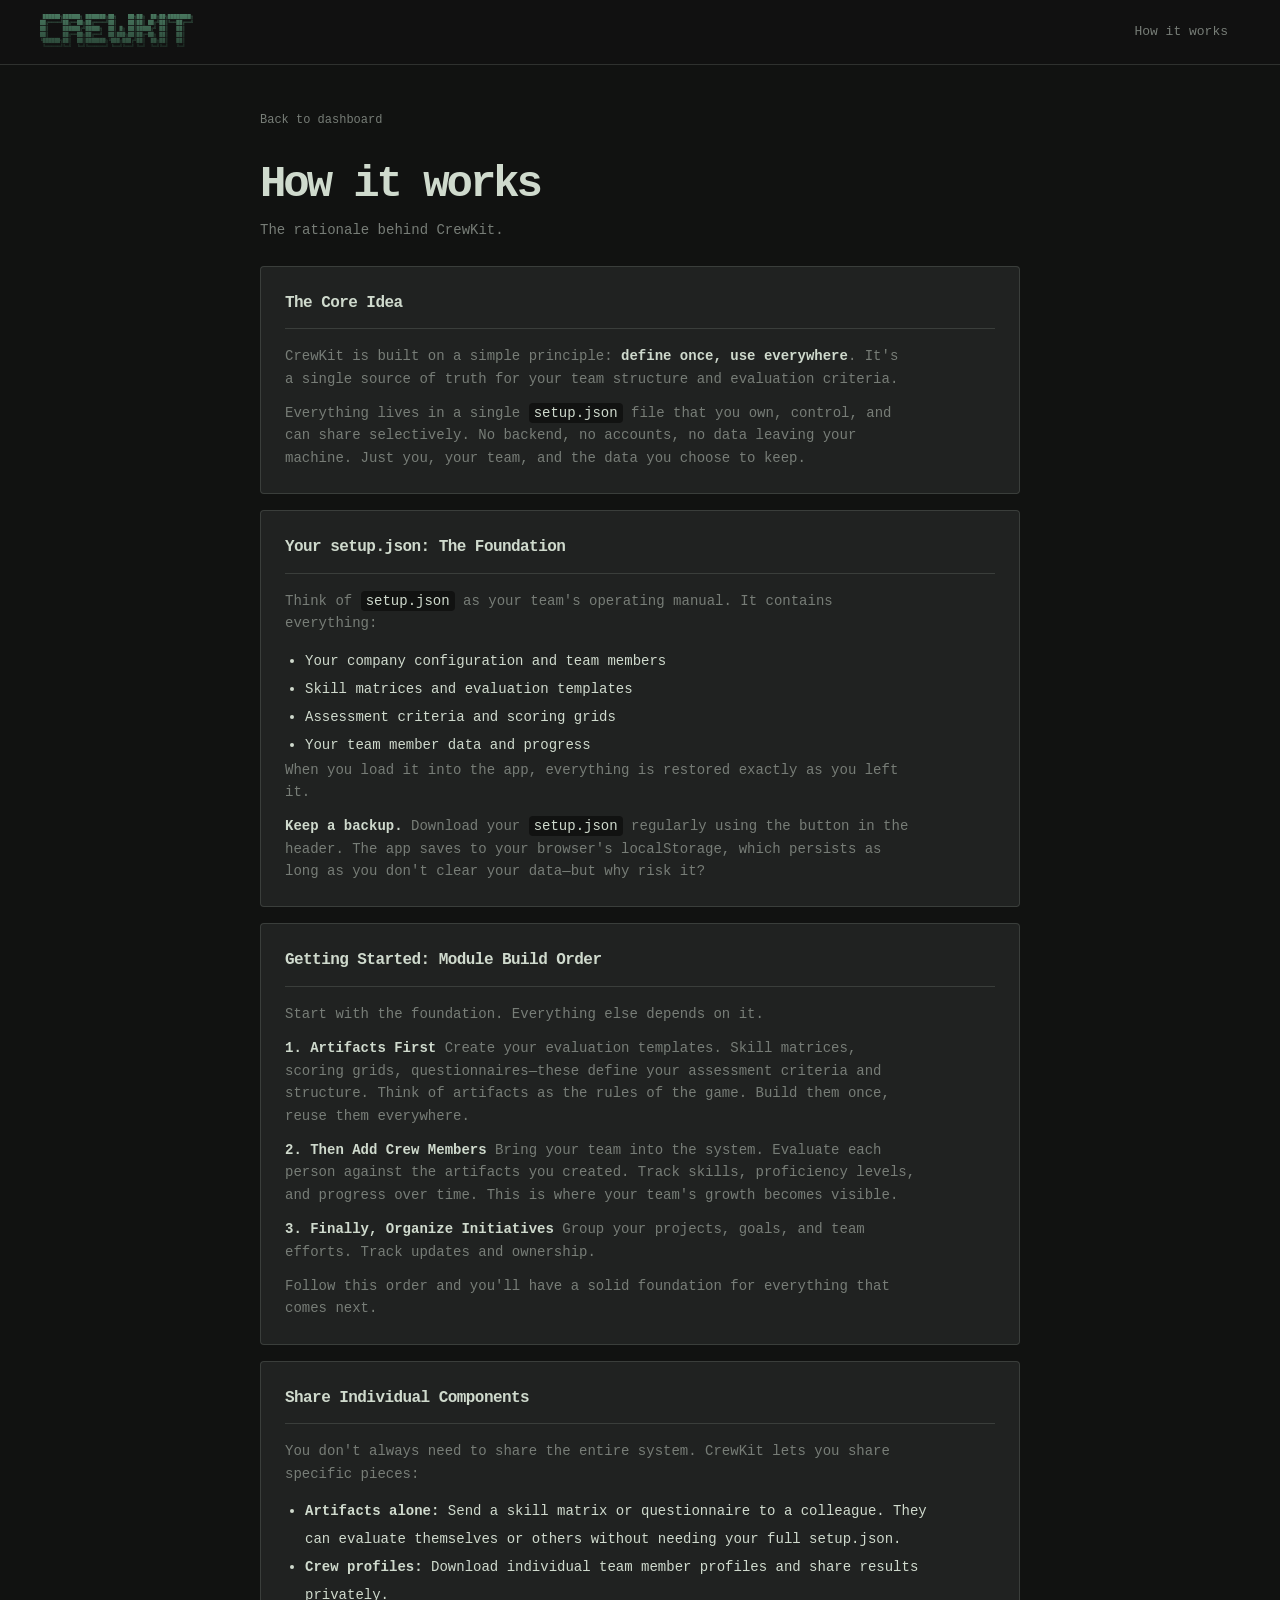
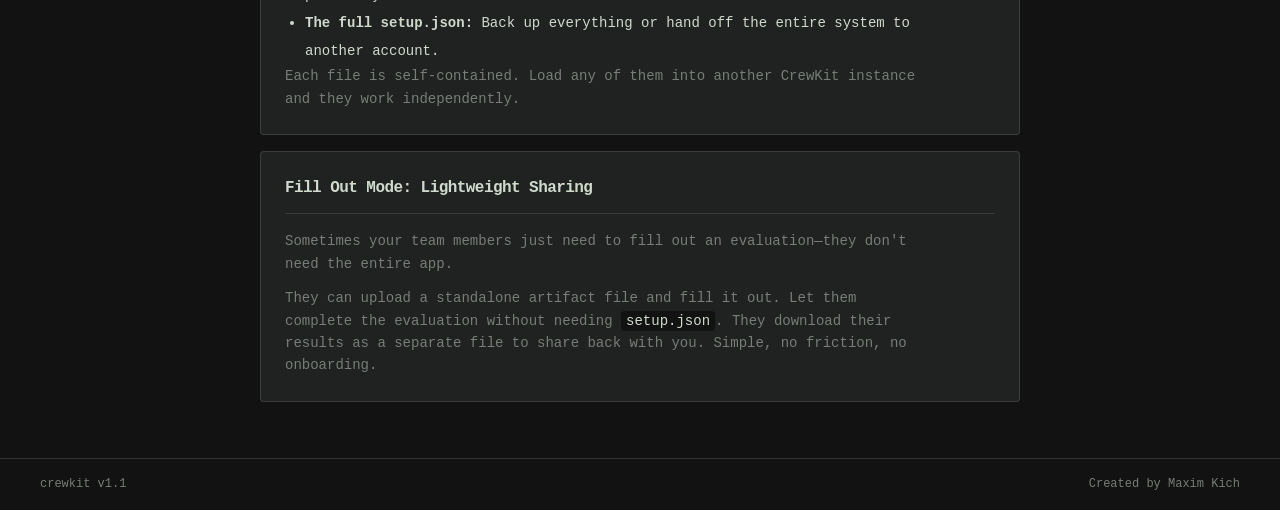
<file: how-it-works.html>
<!DOCTYPE html>
<html lang="en" data-theme="dark">
<head>
  <meta charset="UTF-8">
  <meta name="viewport" content="width=device-width, initial-scale=1.0">
  <meta name="description" content="CrewKit — local-first team leadership platform for collaborative assessment">
  <meta name="theme-color" content="#111211">
  <meta name="apple-mobile-web-app-capable" content="yes">
  <meta name="apple-mobile-web-app-status-bar-style" content="black-translucent">
  <title>How it works — CrewKit</title>
  <link rel="icon" type="image/svg+xml" href="assets/favicon.svg">
  <link rel="alternate icon" type="image/png" href="assets/favicon-32x32.png">
  <link rel="apple-touch-icon" sizes="180x180" href="assets/apple-touch-icon.png">
  <link rel="stylesheet" href="styles.css">
  <link rel="stylesheet" href="design-system.css">
</head>
<body data-page="how-it-works">

  <header class="app-header" id="app-header"></header>

  <main class="app-main" style="max-width:760px">
    <div class="page-header">
      <a href="index.html" class="page-header__back">Back to dashboard</a>
      <h1 class="page-header__title">How it works</h1>
      <p class="page-header__sub">The rationale behind CrewKit.</p>
    </div>

    <div class="card" style="margin-bottom:16px">
      <div class="card__title">The Core Idea</div>
      <p>CrewKit is built on a simple principle: <strong>define once, use everywhere</strong>. It's a single source of truth for your team structure and evaluation criteria.</p>
      <p>Everything lives in a single <code>setup.json</code> file that you own, control, and can share selectively. No backend, no accounts, no data leaving your machine. Just you, your team, and the data you choose to keep.</p>
    </div>

    <div class="card" style="margin-bottom:16px">
      <div class="card__title">Your setup.json: The Foundation</div>
      <p>Think of <code>setup.json</code> as your team's operating manual. It contains everything:</p>
      <ul style="padding-left:20px;line-height:2">
        <li>Your company configuration and team members</li>
        <li>Skill matrices and evaluation templates</li>
        <li>Assessment criteria and scoring grids</li>
        <li>Your team member data and progress</li>
      </ul>
      <p>When you load it into the app, everything is restored exactly as you left it.</p>
      <p><strong>Keep a backup.</strong> Download your <code>setup.json</code> regularly using the button in the header. The app saves to your browser's localStorage, which persists as long as you don't clear your data—but why risk it?</p>
    </div>

    <div class="card" style="margin-bottom:16px">
      <div class="card__title">Getting Started: Module Build Order</div>
      <p>Start with the foundation. Everything else depends on it.</p>
      <p><strong>1. Artifacts First</strong> Create your evaluation templates. Skill matrices, scoring grids, questionnaires—these define your assessment criteria and structure. Think of artifacts as the rules of the game. Build them once, reuse them everywhere.</p>
      <p><strong>2. Then Add Crew Members</strong> Bring your team into the system. Evaluate each person against the artifacts you created. Track skills, proficiency levels, and progress over time. This is where your team's growth becomes visible.</p>
      <p><strong>3. Finally, Organize Initiatives</strong> Group your projects, goals, and team efforts. Track updates and ownership.</p>
      <p>Follow this order and you'll have a solid foundation for everything that comes next.</p>
    </div>

    <div class="card" style="margin-bottom:16px">
      <div class="card__title">Share Individual Components</div>
      <p>You don't always need to share the entire system. CrewKit lets you share specific pieces:</p>
      <ul style="padding-left:20px;line-height:2">
        <li><strong>Artifacts alone:</strong> Send a skill matrix or questionnaire to a colleague. They can evaluate themselves or others without needing your full setup.json.</li>
        <li><strong>Crew profiles:</strong> Download individual team member profiles and share results privately.</li>
        <li><strong>The full setup.json:</strong> Back up everything or hand off the entire system to another account.</li>
      </ul>
      <p>Each file is self-contained. Load any of them into another CrewKit instance and they work independently.</p>
    </div>

    <div class="card" style="margin-bottom:16px">
      <div class="card__title">Fill Out Mode: Lightweight Sharing</div>
      <p>Sometimes your team members just need to fill out an evaluation—they don't need the entire app.</p>
      <p>They can upload a standalone artifact file and fill it out. Let them complete the evaluation without needing <code>setup.json</code>. They download their results as a separate file to share back with you. Simple, no friction, no onboarding.</p>
    </div>

  </main>

  <footer class="app-footer" id="app-footer"></footer>
  <div id="toast-container"></div>

  <script src="validator.js"></script>
  <script src="app.js"></script>
</body>
</html>
</file>
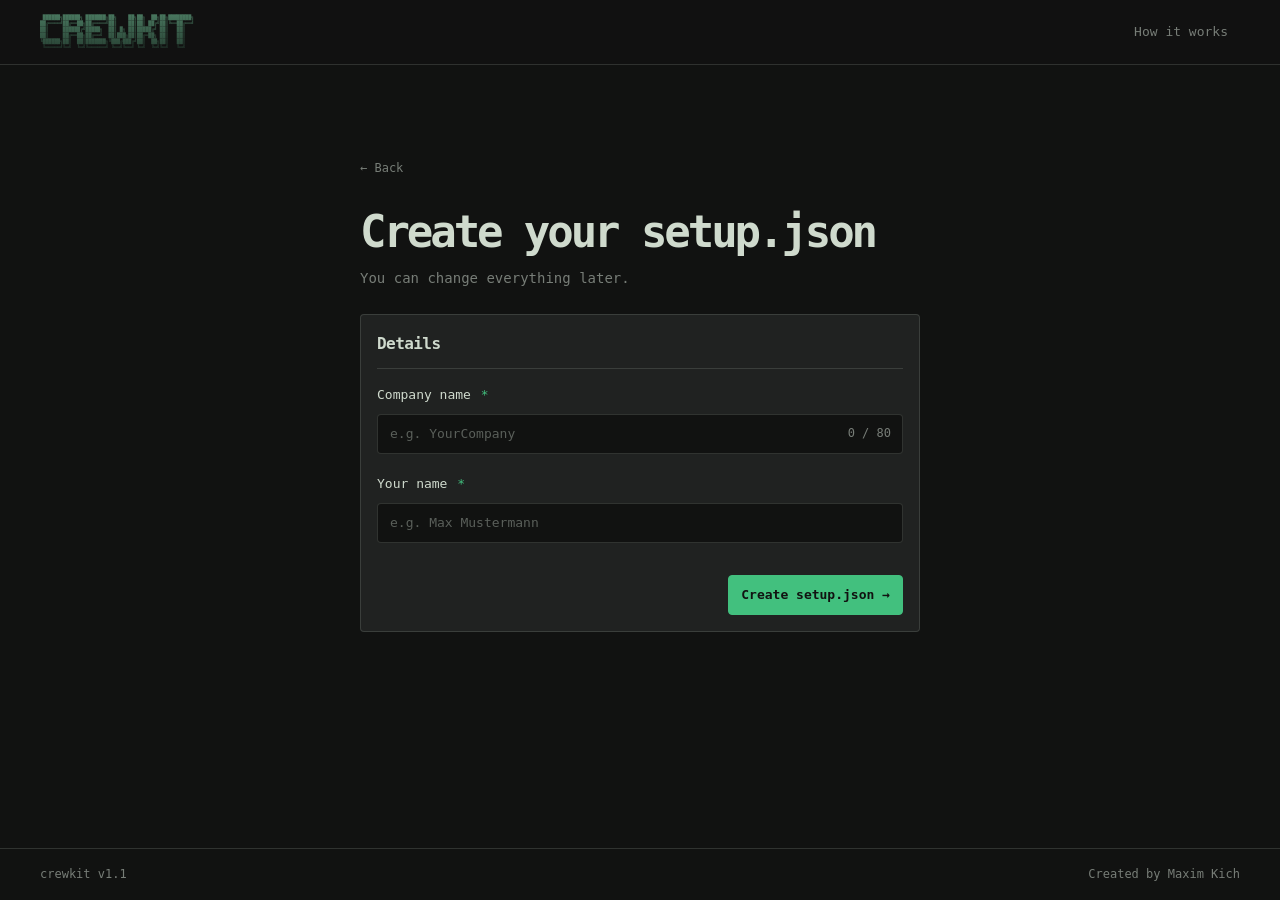
<file: wizard.html>
<!DOCTYPE html>
<html lang="en" data-theme="dark">
<head>
  <meta charset="UTF-8">
  <meta name="viewport" content="width=device-width, initial-scale=1.0">
  <meta name="description" content="CrewKit — local-first team leadership platform for collaborative assessment">
  <meta name="theme-color" content="#111211">
  <meta name="apple-mobile-web-app-capable" content="yes">
  <meta name="apple-mobile-web-app-status-bar-style" content="black-translucent">
  <title>Setup — CrewKit</title>
  <link rel="icon" type="image/svg+xml" href="assets/favicon.svg">
  <link rel="alternate icon" type="image/png" href="assets/favicon-32x32.png">
  <link rel="apple-touch-icon" sizes="180x180" href="assets/apple-touch-icon.png">
  <link rel="stylesheet" href="styles.css">
  <style>
    .wizard-shell {
      max-width: 560px;
      margin: 48px auto;
    }
    .wizard-nav {
      display: flex;
      justify-content: flex-end;
      align-items: center;
      margin-top: 32px;
    }

    /* Uniform spacing between all form groups */
    .card .form-group {
      margin-bottom: 20px;
    }
    .card .form-group:last-of-type {
      margin-bottom: 0;
    }

    /* Input with inline counter */
    .input-counter-wrap {
      position: relative;
    }
    .input-counter-wrap .form-input {
      padding-right: 52px;
      width: 100%;
    }
    .input-counter {
      position: absolute;
      right: 12px;
      top: 50%;
      transform: translateY(-50%);
      font-size: .75rem;
      color: var(--color-text-muted);
      pointer-events: none;
      white-space: nowrap;
    }
    .input-counter--over {
      color: var(--color-error, #ef4444);
    }
  </style>
  <link rel="stylesheet" href="design-system.css">
</head>
<body data-page="wizard">

  <header class="app-header" id="app-header"></header>

  <main class="app-main">
    <div class="wizard-shell">

      <div class="page-header">
        <a href="index.html" class="page-header__back">← Back</a>
        <h1 class="page-header__title" id="wizard-title">Create your setup.json</h1>
        <p class="page-header__sub">You can change everything later.</p>
      </div>

      <div class="card">
        <div class="card__title">Details</div>

        <div class="form-group">
          <label class="form-label" for="company-name">Company name <span>*</span></label>
          <div class="input-counter-wrap">
            <input class="form-input" id="company-name" type="text" maxlength="80"
                   placeholder="e.g. YourCompany" autocomplete="off">
            <span class="input-counter" id="company-name-count">0 / 80</span>
          </div>
          <div class="form-error" id="company-name-err" style="display:none;margin-top:4px"></div>
        </div>

        <div class="form-group">
          <label class="form-label" for="user-name">Your name <span>*</span></label>
          <input class="form-input" id="user-name" type="text" maxlength="80"
                 placeholder="e.g. Max Mustermann" autocomplete="off">
          <div class="form-error" id="user-name-err" style="display:none;margin-top:4px"></div>
        </div>

        <div class="wizard-nav">
          <button class="btn btn--primary" id="wizard-submit" onclick="Wizard.finish()">Create setup.json →</button>
        </div>
      </div>

    </div>
  </main>

  <footer class="app-footer" id="app-footer"></footer>
  <div id="toast-container"></div>

  <script src="validator.js"></script>
  <script src="app.js"></script>
  <script>
    const ALL_MODULES = [
      { id: 'hard-skills-matrix',        label: 'Hard Skills Matrix' },
      { id: 'seniority-matrix',           label: 'Seniority Matrix' },
      { id: 'candidate-profile',          label: 'Candidate Profile' },
      { id: 'portfolio-review-template',  label: 'Portfolio & CV Review' },
      { id: 'interview-questionnaire',    label: 'Interview Questionnaire' },
      { id: 'test-task-template',         label: 'Test Task Review' },
      { id: 'soft-skills-matrix',         label: 'Soft Skills Matrix' },
      { id: 'employee-profile',           label: 'Employee Profiles' },
    ];

    const Wizard = {
      _validate() {
        let ok = true;

        const company    = document.getElementById('company-name').value.trim();
        const companyErr = document.getElementById('company-name-err');
        const companyIn  = document.getElementById('company-name');
        if (!company) {
          companyErr.textContent = 'Company name is required.';
          companyErr.style.display = '';
          companyIn.classList.add('form-input--error');
          ok = false;
        } else if (company.length > 80) {
          companyErr.textContent = 'Maximum 80 characters.';
          companyErr.style.display = '';
          companyIn.classList.add('form-input--error');
          ok = false;
        } else {
          companyErr.style.display = 'none';
          companyIn.classList.remove('form-input--error');
        }

        const user    = document.getElementById('user-name').value.trim();
        const userErr = document.getElementById('user-name-err');
        const userIn  = document.getElementById('user-name');
        if (!user) {
          userErr.textContent = 'Your name is required.';
          userErr.style.display = '';
          userIn.classList.add('form-input--error');
          ok = false;
        } else {
          userErr.style.display = 'none';
          userIn.classList.remove('form-input--error');
        }

        return ok;
      },

      async finish() {
        if (!this._validate()) return;

        const now     = new Date().toISOString();
        const company = document.getElementById('company-name').value.trim();
        const user    = document.getElementById('user-name').value.trim();

        const setup = {
          meta: {
            version:   Validator.CURRENT_VERSION,
            createdAt: now,
            updatedAt: now,
          },
          company:     { name: company },
          user:        { name: user },
          artifacts:  [],
          crewMembers: [],
          initiatives: {
            columns: { 'todo': 'To-do' },
            columnOrder: ['todo'],
            'todo': []
          }
        };

        const finalSetup = Wizard._editMode && App.setup
          ? { ...App.setup, company: { ...App.setup.company, name: company }, user: { ...App.setup.user, name: user } }
          : setup;

        App.saveToStorage(finalSetup);
        App.markClean();
        // Auto-download with custom filename
        const slug = s => s.toLowerCase().replace(/[^a-z0-9]+/g, '-').replace(/^-|-$/g, '');
        const filename = `${slug(company)}_${slug(user)}_crewkit-setup.json`;
        await App.downloadJSON(finalSetup, filename);

        Toast.show('✅ Changes saved.', 'success', 3000);
        setTimeout(() => { window.location.href = Wizard._editMode ? 'index.html' : 'index.html?new=1'; }, 800);
      },
    };

    Pages.wizard = {
      init() {
        const isEdit = new URLSearchParams(location.search).get('edit') === '1';

        // In edit mode: pre-fill form and update UI labels
        if (isEdit && App.setup) {
          document.getElementById('wizard-title').textContent  = 'Edit your setup.json';
          document.getElementById('wizard-submit').textContent = 'Save changes →';
          Wizard._editMode = true;

          const company = App.setup.company?.name || '';
          const user    = App.setup.user?.name    || '';

          document.getElementById('company-name').value = company;
          document.getElementById('user-name').value    = user;

          // Update counter
          const count = document.getElementById('company-name-count');
          if (count) count.textContent = `${company.length} / 80`;
        }

        // Char counter
        const input = document.getElementById('company-name');
        const count = document.getElementById('company-name-count');
        if (input && count) {
          input.addEventListener('input', () => {
            const len = input.value.length;
            count.textContent = `${len} / 80`;
            count.classList.toggle('input-counter--over', len > 80);
          });
        }
      },
    };
  </script>
</body>
</html>
</file>
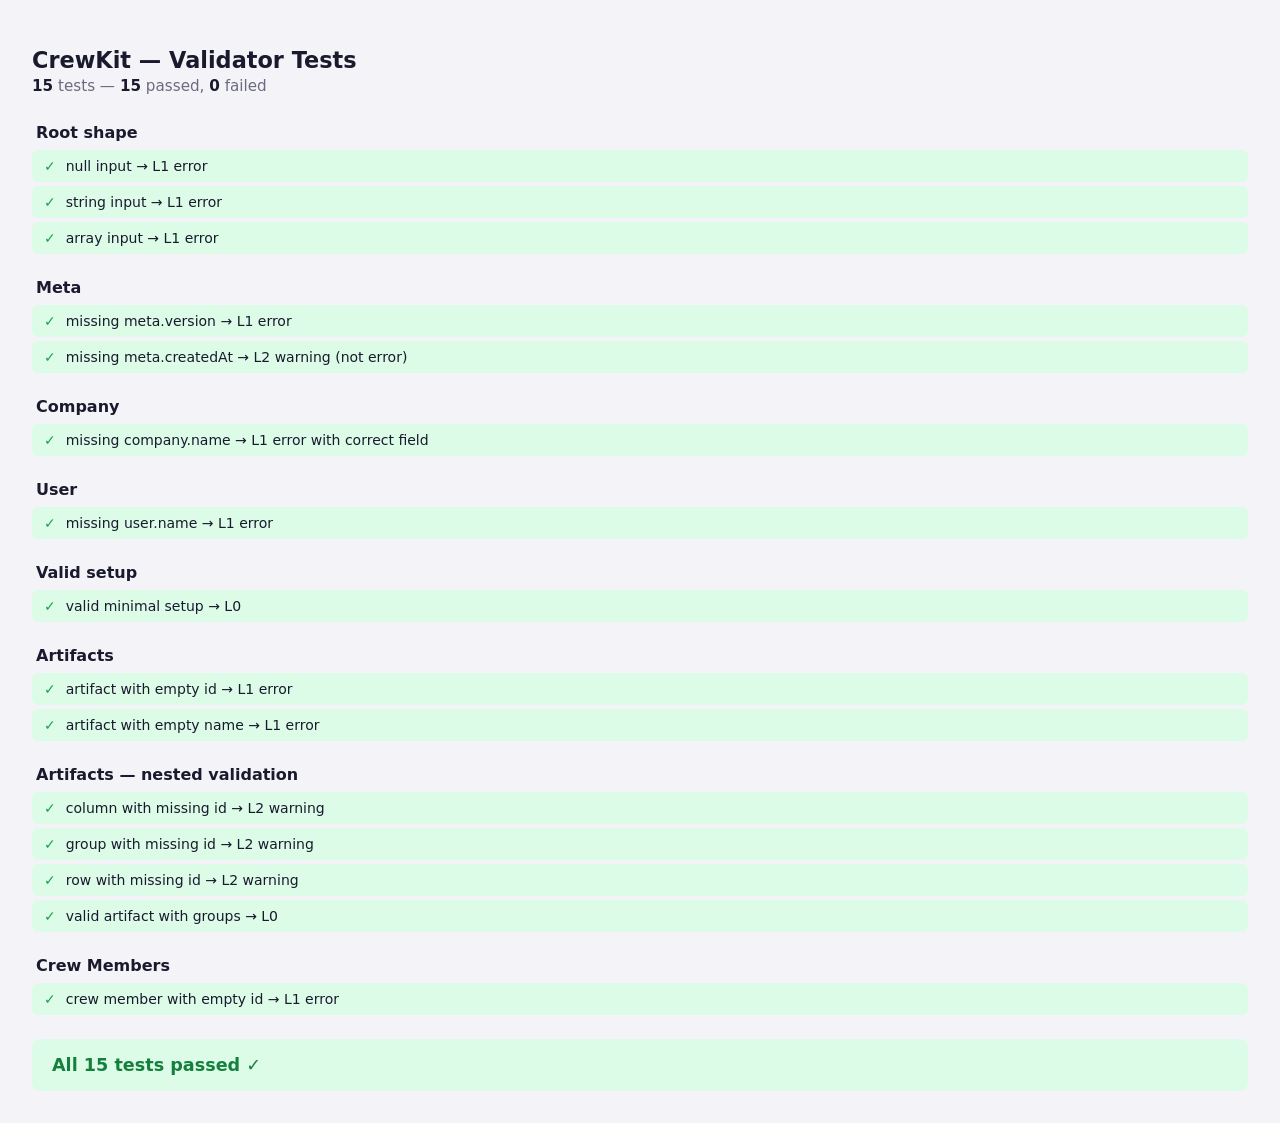
<file: tests/tests.html>
<!DOCTYPE html>
<html lang="en">
<head>
  <meta charset="UTF-8">
  <meta name="viewport" content="width=device-width, initial-scale=1.0">
  <meta name="description" content="CrewKit — local-first team leadership platform for collaborative assessment">
  <meta name="theme-color" content="#274133">
  <meta name="apple-mobile-web-app-capable" content="yes">
  <meta name="apple-mobile-web-app-status-bar-style" content="black-translucent">
  <title>CrewKit — Validator Tests</title>
  <link rel="icon" type="image/svg+xml" href="../assets/favicon.svg">
  <link rel="alternate icon" type="image/png" href="../assets/favicon-32x32.png">
  <link rel="apple-touch-icon" sizes="180x180" href="../assets/apple-touch-icon.png">
  <style>
    body { font-family: system-ui, sans-serif; margin: 0; padding: 32px; background: #f4f4f8; color: #1a1a2e; }
    h1 { font-size: 1.4rem; margin-bottom: 4px; }
    .summary { font-size: .95rem; color: #6b6b80; margin-bottom: 28px; }
    .summary b { color: #1a1a2e; }
    .suite { margin-bottom: 24px; }
    .suite__name { font-weight: 700; font-size: 1rem; margin-bottom: 8px; padding-left: 4px; }
    .test { padding: 8px 12px; margin: 4px 0; border-radius: 6px; font-size: .875rem; display: flex; gap: 10px; align-items: flex-start; }
    .test--pass { background: #dcfce7; }
    .test--fail { background: #fee2e2; }
    .test__icon { flex-shrink: 0; font-weight: 700; }
    .test--pass .test__icon { color: #16a34a; }
    .test--fail .test__icon { color: #dc2626; }
    .test__detail { color: #6b6b80; font-size: .8rem; margin-top: 2px; }
    .final { font-size: 1.1rem; font-weight: 700; margin-top: 24px; padding: 16px 20px; border-radius: 8px; }
    .final--pass { background: #dcfce7; color: #15803d; }
    .final--fail { background: #fee2e2; color: #b91c1c; }
  </style>
</head>
<body>
  <h1>CrewKit — Validator Tests</h1>
  <div class="summary" id="summary">Running…</div>
  <div id="output"></div>
  <div class="final" id="final"></div>

  <script src="../validator.js"></script>
  <script>
  /* ── Minimal test harness ──────────────────────────────────────────────── */
  const T = (() => {
    let _passed = 0, _failed = 0;
    const _suites = [];
    let _current = null;

    function suite(name) {
      _current = { name, tests: [] };
      _suites.push(_current);
    }

    function test(desc, fn) {
      try {
        fn();
        _current.tests.push({ desc, pass: true });
        _passed++;
      } catch (err) {
        _current.tests.push({ desc, pass: false, detail: err.message });
        _failed++;
      }
    }

    function assert(condition, msg) {
      if (!condition) throw new Error(msg || 'Assertion failed');
    }

    function assertEqual(actual, expected, msg) {
      if (actual !== expected) {
        throw new Error((msg ? msg + ': ' : '') + `expected ${JSON.stringify(expected)}, got ${JSON.stringify(actual)}`);
      }
    }

    function render() {
      const out = document.getElementById('output');
      _suites.forEach(s => {
        const section = document.createElement('div');
        section.className = 'suite';
        const title = document.createElement('div');
        title.className = 'suite__name';
        title.textContent = s.name;
        section.appendChild(title);
        s.tests.forEach(t => {
          const el = document.createElement('div');
          el.className = `test test--${t.pass ? 'pass' : 'fail'}`;
          el.innerHTML = `<span class="test__icon">${t.pass ? '✓' : '✗'}</span>
            <div><div>${t.desc}</div>${t.detail ? `<div class="test__detail">${t.detail}</div>` : ''}</div>`;
          section.appendChild(el);
        });
        out.appendChild(section);
      });

      const total = _passed + _failed;
      document.getElementById('summary').innerHTML =
        `<b>${total}</b> tests — <b>${_passed}</b> passed, <b>${_failed}</b> failed`;
      const fin = document.getElementById('final');
      fin.className = `final final--${_failed === 0 ? 'pass' : 'fail'}`;
      fin.textContent = _failed === 0 ? `All ${_passed} tests passed ✓` : `${_failed} test${_failed > 1 ? 's' : ''} failed`;
    }

    return { suite, test, assert, assertEqual, render };
  })();

  /* ── Tests ─────────────────────────────────────────────────────────────── */

  const VALID_MINIMAL = {
    meta:    { version: '1.0', createdAt: '2024-01-01T00:00:00Z', updatedAt: '2024-01-01T00:00:00Z' },
    company: { name: 'Acme' },
    user:    { name: 'Alice' },
  };

  T.suite('Root shape');
  T.test('null input → L1 error', () => {
    const r = Validator.validateSetup(null);
    T.assertEqual(r.valid, false);
    T.assertEqual(r.level, 1);
  });
  T.test('string input → L1 error', () => {
    const r = Validator.validateSetup('bad');
    T.assertEqual(r.level, 1);
  });
  T.test('array input → L1 error', () => {
    const r = Validator.validateSetup([]);
    T.assertEqual(r.level, 1);
  });

  T.suite('Meta');
  T.test('missing meta.version → L1 error', () => {
    const d = JSON.parse(JSON.stringify(VALID_MINIMAL));
    delete d.meta.version;
    const r = Validator.validateSetup(d);
    T.assertEqual(r.level, 1);
    T.assert(r.errors.some(e => e.field === 'meta.version'), 'error on meta.version');
  });
  T.test('missing meta.createdAt → L2 warning (not error)', () => {
    const d = JSON.parse(JSON.stringify(VALID_MINIMAL));
    delete d.meta.createdAt;
    const r = Validator.validateSetup(d);
    T.assertEqual(r.level, 2);
    T.assert(r.warnings.some(w => w.field === 'meta.createdAt'), 'warning on meta.createdAt');
  });

  T.suite('Company');
  T.test('missing company.name → L1 error with correct field', () => {
    const d = JSON.parse(JSON.stringify(VALID_MINIMAL));
    d.company.name = '';
    const r = Validator.validateSetup(d);
    T.assertEqual(r.level, 1);
    T.assert(r.errors.some(e => e.field === 'company.name'), 'error on company.name');
  });
  T.suite('User');
  T.test('missing user.name → L1 error', () => {
    const d = JSON.parse(JSON.stringify(VALID_MINIMAL));
    d.user.name = '   ';
    const r = Validator.validateSetup(d);
    T.assertEqual(r.level, 1);
    T.assert(r.errors.some(e => e.field === 'user.name'), 'error on user.name');
  });

  T.suite('Valid setup');
  T.test('valid minimal setup → L0', () => {
    const r = Validator.validateSetup(VALID_MINIMAL);
    T.assertEqual(r.valid, true);
    T.assertEqual(r.level, 0);
  });

  T.suite('Artifacts');
  T.test('artifact with empty id → L1 error', () => {
    const d = JSON.parse(JSON.stringify(VALID_MINIMAL));
    d.artifacts = [{ id: '', name: 'Test', type: 'score' }];
    const r = Validator.validateSetup(d);
    T.assertEqual(r.level, 1);
    T.assert(r.errors.some(e => e.field === 'artifacts[0].id'), 'error on artifacts[0].id');
  });
  T.test('artifact with empty name → L1 error', () => {
    const d = JSON.parse(JSON.stringify(VALID_MINIMAL));
    d.artifacts = [{ id: 'fw-1', name: '', type: 'score' }];
    const r = Validator.validateSetup(d);
    T.assertEqual(r.level, 1);
    T.assert(r.errors.some(e => e.field === 'artifacts[0].name'), 'error on artifacts[0].name');
  });

  T.suite('Artifacts — nested validation');
  T.test('column with missing id → L2 warning', () => {
    const d = JSON.parse(JSON.stringify(VALID_MINIMAL));
    d.artifacts = [{ id: 'fw-1', name: 'Test', type: 'score', columns: [{ id: '', label: '1', description: '' }] }];
    const r = Validator.validateSetup(d);
    T.assertEqual(r.level, 2);
    T.assert(r.warnings.some(w => w.field === 'artifacts[0].columns[0].id'), 'warning on column.id');
  });
  T.test('group with missing id → L2 warning', () => {
    const d = JSON.parse(JSON.stringify(VALID_MINIMAL));
    d.artifacts = [{ id: 'fw-1', name: 'Test', type: 'score', groups: [{ id: '', label: '', rows: [] }] }];
    const r = Validator.validateSetup(d);
    T.assertEqual(r.level, 2);
    T.assert(r.warnings.some(w => w.field === 'artifacts[0].groups[0].id'), 'warning on group.id');
  });
  T.test('row with missing id → L2 warning', () => {
    const d = JSON.parse(JSON.stringify(VALID_MINIMAL));
    d.artifacts = [{
      id: 'fw-1', name: 'Test', type: 'score',
      groups: [{ id: 'g-1', label: '', rows: [{ id: '', label: 'Skill', description: '', values: {} }] }]
    }];
    const r = Validator.validateSetup(d);
    T.assertEqual(r.level, 2);
    T.assert(r.warnings.some(w => w.field === 'artifacts[0].groups[0].rows[0].id'), 'warning on row.id');
  });
  T.test('valid artifact with groups → L0', () => {
    const d = JSON.parse(JSON.stringify(VALID_MINIMAL));
    d.artifacts = [{
      id: 'fw-1', name: 'Test', type: 'score',
      columns: [{ id: 'c-1', label: '1', description: '' }],
      groups: [{ id: 'g-1', label: '', rows: [{ id: 'r-1', label: 'Skill', description: '', values: {} }] }]
    }];
    const r = Validator.validateSetup(d);
    T.assertEqual(r.valid, true);
    T.assertEqual(r.level, 0);
  });

  T.suite('Crew Members');
  T.test('crew member with empty id → L1 error', () => {
    const d = JSON.parse(JSON.stringify(VALID_MINIMAL));
    d.crewMembers = [{ id: '', name: 'Alice' }];
    const r = Validator.validateSetup(d);
    T.assertEqual(r.level, 1);
    T.assert(r.errors.some(e => e.field === 'crewMembers[0].id'), 'error on crewMembers[0].id');
  });

  /* ── Render ────────────────────────────────────────────────────────────── */
  T.render();
  </script>
</body>
</html>
</file>
<file: styles.css>
/* ─────────────────────────────────────────────────────────────────────────────
   CREWKIT — styles.css
   Structural base styles and shared spacing/size tokens.
   Dark interface tokens and component overrides live in design-system.css.
   ───────────────────────────────────────────────────────────────────────────── */

/* ── Spacing & size tokens (theme-agnostic) ───────────────────────────────── */
:root {
  --space-1:  4px;
  --space-2:  8px;
  --space-3:  12px;
  --space-4:  16px;
  --space-5:  20px;
  --space-6:  24px;
  --space-7:  28px;
  --space-8:  32px;
  --space-10: 40px;
  --space-12: 48px;

  --size-header:      60px;
  --size-score-btn:   36px;
  --size-bipolar-btn: 32px;

  /* ── Typography Tokens ────────────────────────────────────────────────── */
  /* Display */
  --font-size-display-lg: 3rem;
  --font-weight-display-lg: 700;
  --font-family-display-lg: 'Inter', system-ui, -apple-system, sans-serif;
  --line-height-display-lg: 1;

  /* Headings */
  --font-size-h1: 2rem;
  --font-weight-h1: 700;
  --font-family-h1: 'Inter', system-ui, -apple-system, sans-serif;
  --line-height-h1: 1;

  --font-size-h2: 1.375rem;
  --font-weight-h2: 700;
  --font-family-h2: 'Inter', system-ui, -apple-system, sans-serif;
  --line-height-h2: 1.2;

  --font-size-h3: 1.125rem;
  --font-weight-h3: 700;
  --font-family-h3: 'Inter', system-ui, -apple-system, sans-serif;
  --line-height-h3: 1.4;

  --font-size-h4: 1rem;
  --font-weight-h4: 700;
  --font-family-h4: 'Inter', system-ui, -apple-system, sans-serif;
  --line-height-h4: 1.6;

  /* Body */
  --font-size-body: 1rem;
  --font-weight-body: 400;
  --font-family-body: 'Inter', system-ui, -apple-system, sans-serif;
  --line-height-body: 1.6;

  /* Buttons */
  --font-size-button-md: 1rem;
  --font-weight-button-md: 700;
  --font-family-button-md: 'Inter', system-ui, -apple-system, sans-serif;
  --line-height-button-md: 1;

  --font-size-button-sm: 0.875rem;
  --font-weight-button-sm: 700;
  --font-family-button-sm: 'Inter', system-ui, -apple-system, sans-serif;
  --line-height-button-sm: 1;

  /* Labels & Captions */
  --font-size-label-md: 0.875rem;
  --font-weight-label-md: 400;
  --font-family-label-md: 'Inter', system-ui, -apple-system, sans-serif;
  --line-height-label-md: 1;

  --font-size-caption-md: 0.8rem;
  --font-weight-caption-md: 400;
  --font-family-caption-md: 'Inter', system-ui, -apple-system, sans-serif;
  --line-height-caption-md: 1;

  --font-size-caption-xs: 0.8rem;
  --font-weight-caption-xs: 400;
  --font-family-caption-xs: 'Inter', system-ui, -apple-system, sans-serif;
  --line-height-caption-xs: 1;

  /* Badges */
  --font-size-badge-md: 0.7rem;
  --font-weight-badge-md: 600;
  --font-family-badge-md: 'Inter', system-ui, -apple-system, sans-serif;
  --line-height-badge-md: 1;

  --font-size-badge-xs: 0.68rem;
  --font-weight-badge-xs: 600;
  --font-family-badge-xs: 'Inter', system-ui, -apple-system, sans-serif;
  --line-height-badge-xs: 1;

  /* Code */
  --font-size-code-md: 0.875rem;
  --font-weight-code-md: 400;
  --font-family-code-md: 'JetBrains Mono', monospace;
  --line-height-code-md: 1.6;
}

/* ── Reset & base ─────────────────────────────────────────────────────────── */
*, *::before, *::after { box-sizing: border-box; margin: 0; padding: 0; }

html { font-size: 16px; }

body {
  font-family: var(--font-family-body);
  font-size: var(--font-size-body);
  font-weight: var(--font-weight-body);
  background: var(--color-bg);
  color: var(--color-text);
  line-height: var(--line-height-body);
  min-height: 100vh;
  display: flex;
  flex-direction: column;
  transition: background 0.2s, color 0.2s;
}

a { color: var(--color-accent); text-decoration: none; }
a:hover { text-decoration: underline; }

img, svg { display: block; max-width: 100%; }

/* ── Typography ───────────────────────────────────────────────────────────── */
h1 {
  font-family: var(--font-family-h1);
  font-size: var(--font-size-h1);
  font-weight: var(--font-weight-h1);
  line-height: var(--line-height-h1);
}
h2 {
  font-family: var(--font-family-h2);
  font-size: var(--font-size-h2);
  font-weight: var(--font-weight-h2);
  line-height: var(--line-height-h2);
}
h3 {
  font-family: var(--font-family-h3);
  font-size: var(--font-size-h3);
  font-weight: var(--font-weight-h3);
  line-height: var(--line-height-h3);
}
h4 {
  font-family: var(--font-family-h4);
  font-size: var(--font-size-h4);
  font-weight: var(--font-weight-h4);
  line-height: var(--line-height-h4);
}

p  { margin-bottom: .75rem; }
p:last-child { margin-bottom: 0; }

code, pre {
  font-family: var(--font-family-code-md);
  font-size: var(--font-size-code-md);
  font-weight: var(--font-weight-code-md);
  line-height: var(--line-height-code-md);
}

/* ── Layout shell ─────────────────────────────────────────────────────────── */
.app-header {
  position: sticky;
  top: 0;
  z-index: 100;
  background: var(--color-surface);
  border-bottom: 1px solid var(--color-border);
  box-shadow: var(--shadow-sm);
}

.app-header__inner {
  max-width: 1200px;
  margin: 0 auto;
  padding: 0 var(--space-6);
  height: var(--size-header);
  display: flex;
  align-items: center;
  gap: var(--space-6);
}

.app-logo {
  font-weight: 700;
  font-size: 1rem;
  color: var(--color-text);
  letter-spacing: -.01em;
  white-space: nowrap;
  display: flex;
  align-items: center;
  gap: 8px;
}

.app-logo__company {
  color: var(--color-accent);
}

.app-logo__sep {
  color: var(--color-border);
  font-weight: 300;
}

.app-nav {
  display: flex;
  align-items: center;
  gap: 4px;
  margin-left: auto;
}

.app-nav__link {
  font-size: .875rem;
  font-weight: 500;
  color: var(--color-text-muted);
  padding: 6px 12px;
  border-radius: var(--radius-sm);
  transition: color .15s, background .15s;
  cursor: pointer;
}

.app-nav__link:hover {
  color: var(--color-text);
  background: var(--color-surface-alt);
  text-decoration: none;
}

.app-nav__divider {
  width: 1px;
  height: 20px;
  background: var(--color-border);
  margin: 0 4px;
}

/* Dirty state indicator */
.save-indicator {
  display: flex;
  align-items: center;
  gap: 6px;
  font-size: .8rem;
  font-weight: 500;
  padding: 5px 10px;
  border-radius: var(--radius-pill);
  transition: all .2s;
}

.save-indicator--clean {
  color: var(--color-success);
  background: var(--color-success-bg);
}

.save-indicator--dirty {
  color: var(--color-warning);
  background: var(--color-warning-bg);
  cursor: pointer;
}

.save-indicator--dirty:hover {
  background: var(--color-warning);
  color: #fff;
}

.save-indicator__dot {
  width: 6px;
  height: 6px;
  border-radius: 50%;
  background: currentColor;
}

.app-main {
  flex: 1;
  max-width: 1200px;
  margin: 0 auto;
  width: 100%;
  padding: var(--space-10) var(--space-6);
}

.app-footer {
  background: var(--color-surface);
  border-top: 1px solid var(--color-border);
  padding: 16px 24px;
}

.app-footer__inner {
  max-width: 1200px;
  margin: 0 auto;
  display: flex;
  align-items: center;
  justify-content: space-between;
  font-size: .8rem;
  color: var(--color-text-muted);
}

.app-footer__link {
  color: var(--color-text-muted);
}

.app-footer__link:hover {
  color: var(--color-accent);
}

/* ── Dashboard ────────────────────────────────────────────────────────────── */
.dashboard-hero {
  text-align: center;
  padding: 60px 0 48px;
}

.dashboard-hero__eyebrow {
  font-size: .875rem;
  font-weight: 500;
  color: var(--color-accent);
  text-transform: uppercase;
  letter-spacing: .08em;
  margin-bottom: 12px;
}

.dashboard-hero__title {
  font-size: 3rem;
  font-weight: 700;
  color: var(--color-text);
  margin-bottom: 16px;
  line-height: 1.1;
}

.dashboard-hero__title span {
  color: var(--color-accent);
}

.dashboard-hero__subtitle {
  font-size: 1.0625rem;
  color: var(--color-text-muted);
  max-width: 540px;
  margin: 0 auto 24px;
}

/* Drop zone */
.dropzone {
  border: 2px dashed var(--color-border);
  border-radius: var(--radius-lg);
  padding: 40px 32px;
  text-align: center;
  cursor: pointer;
  transition: border-color .2s, background .2s;
  background: var(--color-surface);
  max-width: 480px;
  margin: 0 auto 16px;
}

.dropzone:hover, .dropzone.dragover {
  border-color: var(--color-accent);
  background: var(--color-accent-subtle);
}

.dropzone__icon {
  font-size: 2rem;
  margin-bottom: 12px;
}

.dropzone__title {
  font-size: 1rem;
  font-weight: 600;
  color: var(--color-text);
  margin-bottom: 4px;
}

.dropzone__sub {
  font-size: .875rem;
  color: var(--color-text-muted);
}

.dropzone__sub a {
  color: var(--color-accent);
}

.dropzone__input { display: none; }

.dashboard-no-setup {
  text-align: center;
  font-size: .9375rem;
  color: var(--color-text-muted);
  margin-bottom: 40px;
}

.dashboard-no-setup a {
  color: var(--color-accent);
  font-weight: 500;
}

/* Module grid */
.module-section {
  margin-bottom: 48px;
}

.module-section__label {
  font-size: .75rem;
  font-weight: 600;
  text-transform: uppercase;
  letter-spacing: .1em;
  color: var(--color-text-muted);
  margin-bottom: 16px;
  padding-bottom: 8px;
  border-bottom: 1px solid var(--color-border);
}

.module-grid {
  display: grid;
  grid-template-columns: repeat(auto-fill, minmax(260px, 1fr));
  gap: 16px;
}

.module-card {
  background: var(--color-surface);
  border: 1px solid var(--color-border);
  border-radius: var(--radius-md);
  padding: 16px 20px;
  cursor: pointer;
  transition: box-shadow .15s, border-color .15s, transform .1s;
  display: flex;
  flex-direction: column;
  gap: 0;
  text-decoration: none;
  color: inherit;
  min-height: 90px;
  position: relative;
}

/* ── Card hover actions ────────────────────────────────────────────────────── */
.module-card__actions {
  position: absolute;
  top: 10px;
  right: 10px;
  display: flex;
  gap: 4px;
  opacity: 0;
  transition: opacity .15s;
}
.module-card:hover .module-card__actions { opacity: 1; }
.module-card__action-btn {
  display: flex;
  align-items: center;
  justify-content: center;
  width: 28px;
  height: 28px;
  border-radius: var(--radius-sm);
  border: 1px solid var(--color-border);
  background: var(--color-surface);
  color: var(--color-text-muted);
  cursor: pointer;
  font-size: .8rem;
  transition: background .12s, color .12s, border-color .12s;
  line-height: 1;
}
.module-card__action-btn:hover { background: var(--color-surface-alt); color: var(--color-text); border-color: var(--color-text-muted); }
.module-card__action-btn--danger:hover { background: var(--color-danger-bg); color: var(--color-danger); border-color: var(--color-danger); }

.module-card:hover {
  box-shadow: var(--shadow-md);
  border-color: var(--color-accent);
  transform: translateY(-1px);
  text-decoration: none;
}

.module-card__body {
  flex: 1;
}

.module-card__label {
  display: inline-block;
  font-size: .68rem;
  font-weight: 600;
  text-transform: uppercase;
  letter-spacing: .06em;
  padding: 2px 8px;
  border-radius: var(--radius-pill);
  background: var(--color-surface-alt);
  color: var(--color-text-muted);
  width: fit-content;
  margin-top: 12px;
  align-self: flex-start;
}

.module-card__title {
  font-size: .9375rem;
  font-weight: 600;
  color: var(--color-text);
  line-height: 1.3;
  margin-bottom: 3px;
  display: -webkit-box;
  -webkit-line-clamp: 2;
  -webkit-box-orient: vertical;
  overflow: hidden;
}

.module-card__desc {
  font-size: .8rem;
  color: var(--color-text-muted);
  line-height: 1.45;
  display: -webkit-box;
  -webkit-line-clamp: 2;
  -webkit-box-orient: vertical;
  overflow: hidden;
}

.module-card--disabled {
  opacity: .45;
  pointer-events: none;
}

/* ── Validation banner ────────────────────────────────────────────────────── */
.validation-banner {
  border-radius: var(--radius-md);
  padding: 14px 16px;
  margin-bottom: 24px;
  display: flex;
  gap: 12px;
  align-items: flex-start;
}

.validation-banner--warning {
  background: var(--color-warning-bg);
  border: 1px solid var(--color-warning);
}

.validation-banner--error {
  background: var(--color-danger-bg);
  border: 1px solid var(--color-danger);
}

.validation-banner__icon { font-size: 1.1rem; flex-shrink: 0; margin-top: 1px; }
.validation-banner__body { flex: 1; }
.validation-banner__title { font-weight: 600; font-size: .9rem; margin-bottom: 4px; }
.validation-banner__list { font-size: .85rem; padding-left: 16px; }
.validation-banner__list li { margin-bottom: 3px; }

/* ── Error screen ─────────────────────────────────────────────────────────── */
.error-screen {
  max-width: 560px;
  margin: 80px auto;
  text-align: center;
}

.error-screen__icon { font-size: 3rem; margin-bottom: 16px; }
.error-screen__title { font-size: 1.5rem; font-weight: 700; margin-bottom: 8px; color: var(--color-danger); }
.error-screen__sub { color: var(--color-text-muted); margin-bottom: 24px; }

.error-screen__list {
  background: var(--color-surface);
  border: 1px solid var(--color-danger);
  border-radius: var(--radius-md);
  padding: 16px 20px;
  text-align: left;
  margin-bottom: 24px;
}

.error-screen__list li {
  font-size: .875rem;
  padding: 6px 0;
  border-bottom: 1px solid var(--color-border);
  display: flex;
  gap: 8px;
  align-items: flex-start;
}

.error-screen__list li:last-child { border-bottom: none; }

.error-badge {
  font-size: .7rem;
  font-weight: 700;
  padding: 2px 6px;
  border-radius: var(--radius-pill);
  flex-shrink: 0;
  margin-top: 2px;
}

.error-badge--l1 { background: var(--color-danger-bg); color: var(--color-danger); }
.error-badge--l2 { background: var(--color-warning-bg); color: var(--color-warning); }

/* ── Buttons ──────────────────────────────────────────────────────────────── */
.btn {
  display: inline-flex;
  align-items: center;
  gap: 6px;
  font-family: inherit;
  font-size: .875rem;
  font-weight: 500;
  padding: var(--space-2) var(--space-4);
  border-radius: var(--radius-sm);
  border: 1px solid transparent;
  cursor: pointer;
  transition: background .15s, border-color .15s, color .15s, box-shadow .15s;
  text-decoration: none;
  white-space: nowrap;
}

.btn:disabled { opacity: .45; cursor: not-allowed; }

.btn--primary {
  background: var(--color-accent);
  color: #fff;
  border-color: var(--color-accent);
}
.btn--primary:hover:not(:disabled) {
  background: var(--color-accent-hover);
  border-color: var(--color-accent-hover);
  box-shadow: 0 2px 8px rgba(72,118,94,.3);
}

.btn--secondary {
  background: var(--color-surface);
  color: var(--color-text);
  border-color: var(--color-border);
}
.btn--secondary:hover:not(:disabled) {
  background: var(--color-surface-alt);
  border-color: var(--color-text-muted);
}

.btn--ghost {
  background: transparent;
  color: var(--color-text-muted);
  border-color: transparent;
}
.btn--ghost:hover:not(:disabled) {
  background: var(--color-surface-alt);
  color: var(--color-text);
}

.btn--danger {
  background: var(--color-danger-bg);
  color: var(--color-danger);
  border-color: var(--color-danger);
}
.btn--danger:hover:not(:disabled) {
  background: var(--color-danger);
  color: #fff;
}

.btn--sm { padding: 5px 10px; font-size: .8rem; }
.btn--lg { padding: 12px 24px; font-size: 1rem; }

/* ── Forms ────────────────────────────────────────────────────────────────── */
.form-group { margin-bottom: 20px; }

.form-label {
  display: block;
  font-size: .875rem;
  font-weight: 500;
  color: var(--color-text);
  line-height: 1.6;
  margin-bottom: var(--space-1);
}

.form-label span {
  color: var(--color-accent);
  margin-left: 2px;
}

.form-hint {
  font-size: .8rem;
  color: var(--color-text-muted);
  margin-bottom: 6px;
}

.form-input,
.form-textarea,
.form-select {
  width: 100%;
  font-family: inherit;
  font-size: .9rem;
  color: var(--color-text);
  background: var(--color-surface);
  border: 1px solid var(--color-border);
  border-radius: var(--radius-sm);
  padding: 9px 12px;
  transition: border-color .15s, box-shadow .15s;
  appearance: none;
}

.form-input:focus,
.form-textarea:focus,
.form-select:focus {
  outline: none;
  border-color: var(--color-accent);
  box-shadow: 0 0 0 3px var(--color-accent-subtle);
}

.form-textarea { resize: vertical; min-height: 100px; }

.form-select {
  background-image: url("data:image/svg+xml,%3Csvg xmlns='http://www.w3.org/2000/svg' width='12' height='12' viewBox='0 0 12 12'%3E%3Cpath fill='%236B6B80' d='M6 8L1 3h10z'/%3E%3C/svg%3E");
  background-repeat: no-repeat;
  background-position: right 12px center;
  padding-right: 32px;
  cursor: pointer;
}

.form-input--error { border-color: var(--color-danger); }
.form-error { font-size: .8rem; color: var(--color-danger); margin-top: 4px; }

.form-char-count {
  font-size: .75rem;
  color: var(--color-text-muted);
  text-align: right;
  margin-top: 4px;
}

.form-char-count--over { color: var(--color-danger); }

/* ── Inline form (label + input on same row) ──────────────────────────────── */
.inline-form {
  display: flex;
  flex-direction: column;
  gap: 6px;
}

.inline-form__header {
  display: flex;
  align-items: center;
  gap: 8px;
  flex-wrap: wrap;
}

.inline-form__label {
  font-size: .7rem;
  font-weight: 500;
  color: var(--color-text);
  flex-shrink: 0;
}

.inline-form__input {
  flex: 1;
  min-width: 150px;
  padding: 6px 8px;
  font-size: .85rem;
}

.inline-form__content {
  display: flex;
  flex-wrap: wrap;
  gap: 6px;
  align-items: flex-start;
}

/* ── Pills container (for field labels) ───────────────────────────────────── */
.pills-container {
  flex-basis: 100%;
  display: flex;
  flex-wrap: wrap;
  gap: 6px;
}

.pills-container:not(:empty) {
  padding-top: 6px;
  border-top: 1px solid var(--color-border);
  margin-top: 6px;
}

/* ── Cards / panels ───────────────────────────────────────────────────────── */
.card {
  background: var(--color-surface);
  border: 1px solid var(--color-border);
  border-radius: var(--radius-md);
  padding: var(--space-6);
}

.card + .card { margin-top: 16px; }

.card__title {
  font-size: 1rem;
  font-weight: 600;
  margin-bottom: 16px;
  padding-bottom: 12px;
  border-bottom: 1px solid var(--color-border);
  display: flex;
  align-items: center;
  justify-content: space-between;
  gap: 12px;
}

/* ── Module page shell ────────────────────────────────────────────────────── */
.page-header {
  margin-bottom: 32px;
}

.page-header__back {
  font-size: .8375rem;
  color: var(--color-text-muted);
  display: inline-flex;
  align-items: center;
  gap: 4px;
  margin-bottom: 12px;
  cursor: pointer;
  transition: color .15s;
}

.page-header__back:hover { color: var(--color-accent); }

.page-header__title {
  font-size: 1.75rem;
  font-weight: 700;
  color: var(--color-text);
  margin-bottom: 6px;
}

.page-header__sub {
  font-size: .9375rem;
  color: var(--color-text-muted);
}

.page-actions {
  display: flex;
  align-items: center;
  gap: 8px;
  margin-bottom: 24px;
  flex-wrap: wrap;
}

/* ── Toolbar (for forms/editors) ───────────────────────────────────────────── */
.fb-toolbar {
  display: flex;
  align-items: center;
  justify-content: space-between;
  gap: 12px;
  margin-top: 32px;
  padding-top: 20px;
  border-top: 1px solid var(--color-border);
  flex-wrap: wrap;
}

/* ── Prompt snippet ───────────────────────────────────────────────────────── */
.prompt-snippet {
  background: var(--color-surface-alt);
  border: 1px solid var(--color-border);
  border-left: 3px solid var(--color-accent);
  border-radius: var(--radius-md);
  padding: 16px;
  margin-bottom: 12px;
}

.prompt-snippet__header {
  display: flex;
  align-items: center;
  justify-content: space-between;
  margin-bottom: 8px;
}

.prompt-snippet__label {
  font-size: .75rem;
  font-weight: 600;
  text-transform: uppercase;
  letter-spacing: .08em;
  color: var(--color-accent);
}

.prompt-snippet__text {
  font-family: 'JetBrains Mono', monospace;
  font-size: .8rem;
  color: var(--color-text);
  white-space: pre-wrap;
  line-height: 1.6;
}

/* ── Score buttons (0-5) ──────────────────────────────────────────────────── */
.score-bar {
  display: inline-flex;
  gap: 4px;
}

.score-btn {
  width: var(--size-score-btn);
  height: var(--size-score-btn);
  border-radius: var(--radius-sm);
  border: 1px solid var(--color-border);
  background: var(--color-surface);
  color: var(--color-text-muted);
  font-family: 'JetBrains Mono', monospace;
  font-size: .875rem;
  font-weight: 600;
  cursor: pointer;
  transition: all .12s;
  display: inline-flex;
  align-items: center;
  justify-content: center;
}

.score-btn:hover { border-color: var(--color-accent); color: var(--color-accent); }

.score-btn--active {
  background: var(--color-accent);
  border-color: var(--color-accent);
  color: #fff;
}

/* ── Bipolar slider ───────────────────────────────────────────────────────── */
.bipolar-widget {
  display: grid;
  grid-template-columns: 1fr auto 1fr;
  gap: 12px;
  align-items: center;
}

.bipolar-widget__pole {
  font-size: .8375rem;
  color: var(--color-text-muted);
  line-height: 1.3;
}

.bipolar-widget__pole--right { text-align: right; }

.bipolar-bar {
  display: flex;
  gap: 3px;
}

.bipolar-btn {
  width: var(--size-bipolar-btn);
  height: var(--size-bipolar-btn);
  border-radius: var(--radius-sm);
  border: 1px solid var(--color-border);
  background: var(--color-surface);
  cursor: pointer;
  transition: all .12s;
  font-family: 'JetBrains Mono', monospace;
  font-size: .75rem;
  font-weight: 600;
  color: var(--color-text-muted);
  display: inline-flex;
  align-items: center;
  justify-content: center;
}

.bipolar-btn:hover { border-color: var(--color-accent); color: var(--color-accent); }
.bipolar-btn--left.bipolar-btn--active  { background: var(--color-info); border-color: var(--color-info); color: #fff; }
.bipolar-btn--right.bipolar-btn--active { background: var(--color-accent); border-color: var(--color-accent); color: #fff; }

/* ── Toast ────────────────────────────────────────────────────────────────── */
#toast-container {
  position: fixed;
  bottom: var(--space-6);
  left: var(--space-6);
  z-index: 9999;
  display: flex;
  flex-direction: column;
  gap: 8px;
  pointer-events: none;
}

.toast {
  background: var(--color-text);
  color: var(--color-bg);
  padding: 10px 16px;
  border-radius: var(--radius-md);
  font-size: .875rem;
  font-weight: 500;
  box-shadow: var(--shadow-lg);
  opacity: 0;
  transform: translateY(8px);
  transition: opacity .2s, transform .2s;
  pointer-events: auto;
  display: flex;
  align-items: center;
  gap: 8px;
  max-width: 320px;
}

.toast--visible { opacity: 1; transform: translateY(0); }
.toast--success { background: var(--color-success); color: #fff; }
.toast--warning { background: var(--color-warning); color: #fff; }
.toast--error   { background: var(--color-danger);  color: #fff; }

/* ── Confirm modal ────────────────────────────────────────────────────────── */
.modal-backdrop {
  position: fixed; inset: 0;
  background: rgba(0,0,0,.35);
  display: flex; align-items: center; justify-content: center;
  z-index: 1000;
  opacity: 0; transition: opacity .15s;
}
.modal-backdrop--visible { opacity: 1; }
.modal {
  background: var(--color-surface);
  border-radius: var(--radius-md);
  box-shadow: var(--shadow-lg);
  padding: 28px;
  max-width: 400px;
  width: calc(100% - 40px);
  transform: translateY(8px); transition: transform .15s;
}
.modal-backdrop--visible .modal { transform: translateY(0); }
.modal__title { font-size: 1rem; font-weight: 700; color: var(--color-text); margin: 0 0 8px; }
.modal__body  { font-size: .875rem; color: var(--color-text-muted); line-height: 1.5; margin: 0 0 24px; }
.modal__actions { display: flex; justify-content: flex-end; gap: 8px; }

/* ── Setup menu dropdown ──────────────────────────────────────────────────── */
.setup-menu-item {
  display: block;
  width: 100%;
  text-align: left;
  padding: 9px 16px;
  font-size: .875rem;
  font-weight: 500;
  background: none;
  border: none;
  cursor: pointer;
  color: var(--color-text);
  text-decoration: none;
}
.setup-menu-item:hover { background: var(--color-surface-alt); text-decoration: none; }
.setup-menu-item--danger { color: var(--color-danger); }
.setup-menu-item--danger:hover { background: var(--color-danger-bg); color: var(--color-danger); }

/* ── Tag / badge ──────────────────────────────────────────────────────────── */
.tag {
  display: inline-flex;
  align-items: center;
  font-size: .7rem;
  font-weight: 600;
  text-transform: uppercase;
  letter-spacing: .06em;
  padding: 3px 8px;
  border-radius: var(--radius-pill);
}

.tag--accent  { background: var(--color-accent-subtle);  color: var(--color-accent); }
.tag--success { background: var(--color-success-bg); color: var(--color-success); }
.tag--warning { background: var(--color-warning-bg); color: var(--color-warning); }
.tag--danger  { background: var(--color-danger-bg);  color: var(--color-danger); }
.tag--muted   { background: var(--color-surface-alt); color: var(--color-text-muted); }

/* ── Empty state ──────────────────────────────────────────────────────────── */
.empty-state {
  text-align: center;
  padding: 48px 24px;
  color: var(--color-text-muted);
}

.empty-state__icon { font-size: 2.5rem; margin-bottom: 12px; }
.empty-state__title { font-size: 1.1rem; font-weight: 600; color: var(--color-text); margin-bottom: 6px; }
.empty-state__sub { font-size: .9rem; margin-bottom: 20px; }

/* ── Tabs ─────────────────────────────────────────────────────────────────── */
.tabs {
  display: flex;
  gap: 2px;
  border-bottom: 2px solid var(--color-border);
  margin-bottom: 24px;
}

.tab-btn {
  font-family: inherit;
  font-size: .875rem;
  font-weight: 500;
  color: var(--color-text-muted);
  padding: 10px 16px;
  background: none;
  border: none;
  border-bottom: 2px solid transparent;
  margin-bottom: -2px;
  cursor: pointer;
  transition: color .15s, border-color .15s;
}

.tab-btn:hover { color: var(--color-text); }
.tab-btn--active { color: var(--color-accent); border-bottom-color: var(--color-accent); }

.tab-panel { display: none; }
.tab-panel--active { display: block; }

/* ── Accordion ────────────────────────────────────────────────────────────── */
.accordion { border: 1px solid var(--color-border); border-radius: var(--radius-md); overflow: hidden; }
.accordion + .accordion { margin-top: 8px; }

.accordion__header {
  display: flex;
  align-items: center;
  justify-content: space-between;
  padding: 14px 18px;
  background: var(--color-surface);
  cursor: pointer;
  font-weight: 500;
  font-size: .9375rem;
  user-select: none;
  transition: background .15s;
  border: none;
  width: 100%;
  text-align: left;
  color: var(--color-text);
}

.accordion__header:hover { background: var(--color-surface-alt); }

.accordion__chevron {
  font-size: .75rem;
  transition: transform .2s;
  color: var(--color-text-muted);
}

.accordion--open .accordion__chevron { transform: rotate(180deg); }

.accordion__body {
  display: none;
  padding: 16px 18px;
  border-top: 1px solid var(--color-border);
  background: var(--color-surface);
}

.accordion--open .accordion__body { display: block; }

/* ── Responsive ───────────────────────────────────────────────────────────── */
@media (max-width: 768px) {
  .app-header__inner { padding: 0 16px; }
  .app-main { padding: 24px 16px; }
  .dashboard-hero__title { font-size: 2rem; }
  .module-grid { grid-template-columns: 1fr; }
  .app-nav__link span { display: none; }
  .bipolar-widget { grid-template-columns: 1fr; gap: 8px; }
  .bipolar-widget__pole--right { text-align: left; }
}

@media (max-width: 480px) {
  .score-btn { width: 30px; height: 30px; font-size: .8rem; }
}
</file>
<file: design-system.css>
/* CrewKit dark interface — shared visual layer loaded after page-local styles. */

:root,
[data-theme="dark"] {
  --color-bg-canvas: #111211;
  --color-bg-surface: #202221;
  --color-bg-interactive: #363936;
  --color-text-primary: #CFDACD;
  --color-text-muted: #777D77;
  --color-action-primary: #42C07E;
  --color-action-hover: color-mix(in srgb, #42C07E 82%, #CFDACD);
  --color-visual-gradient-start: #48765E;
  --color-visual-gradient-end: #274033;
  --color-status-neutral: #777D77;
  --color-status-success: #42C07E;
  --color-status-warning: #D29922;
  --color-status-info: #4493F8;
  --color-status-danger: #C15F5F;

  /* Compatibility aliases for the existing UI controllers. */
  --color-bg: var(--color-bg-canvas);
  --color-surface: var(--color-bg-surface);
  --color-surface-alt: var(--color-bg-interactive);
  --color-border: color-mix(in srgb, var(--color-text-muted) 30%, transparent);
  --color-text: var(--color-text-primary);
  --color-text-muted: #777D77;
  --color-text-inverse: var(--color-bg-canvas);
  --color-accent: var(--color-action-primary);
  --color-accent-hover: var(--color-action-hover);
  --color-accent-subtle: var(--color-visual-gradient-end);
  --color-primary: var(--color-action-primary);
  --color-primary-hover: var(--color-action-hover);
  --color-success: var(--color-status-success);
  --color-success-bg: color-mix(in srgb, var(--color-status-success) 10%, transparent);
  --color-warning: var(--color-status-warning);
  --color-warning-bg: color-mix(in srgb, var(--color-status-warning) 10%, transparent);
  --color-danger: var(--color-status-danger);
  --color-danger-bg: color-mix(in srgb, var(--color-status-danger) 10%, transparent);
  --color-info: var(--color-status-info);
  --color-info-bg: color-mix(in srgb, var(--color-status-info) 10%, transparent);

  --score-0: color-mix(in srgb, var(--color-status-danger) 18%, var(--color-bg-surface));
  --score-1: color-mix(in srgb, var(--color-status-warning) 14%, var(--color-bg-surface));
  --score-2: color-mix(in srgb, var(--color-status-warning) 22%, var(--color-bg-surface));
  --score-3: color-mix(in srgb, var(--color-action-primary) 14%, var(--color-bg-surface));
  --score-4: color-mix(in srgb, var(--color-action-primary) 22%, var(--color-bg-surface));
  --score-5: color-mix(in srgb, var(--color-action-primary) 32%, var(--color-bg-surface));

  --font-mono: "JetBrains Mono", "IBM Plex Mono", ui-monospace, SFMono-Regular, Menlo, Monaco, Consolas, monospace;
  --font-family-display-lg: var(--font-mono);
  --font-family-h1: var(--font-mono);
  --font-family-h2: var(--font-mono);
  --font-family-h3: var(--font-mono);
  --font-family-h4: var(--font-mono);
  --font-family-body: var(--font-mono);
  --font-family-button-md: var(--font-mono);
  --font-family-button-sm: var(--font-mono);
  --font-family-label-md: var(--font-mono);
  --font-family-caption-md: var(--font-mono);
  --font-family-caption-xs: var(--font-mono);
  --font-family-badge-md: var(--font-mono);
  --font-family-badge-xs: var(--font-mono);
  --font-family-code-md: var(--font-mono);

  --radius-sm: 4px;
  --radius-md: 4px;
  --radius-lg: 4px;
  --radius-pill: 999px;
  --shadow-sm: none;
  --shadow-md: none;
  --shadow-lg: 0 20px 60px rgba(0, 0, 0, .32);
}

html {
  color-scheme: dark;
  background: var(--color-bg-canvas);
}

body,
body :where(*) {
  cursor: url("assets/cursor-default.svg") 12 12, default !important;
}

body {
  min-width: 320px;
  min-height: 100vh;
  color: var(--color-text-primary);
  background: var(--color-bg-canvas);
  font-family: var(--font-mono);
  font-size: 14px;
  line-height: 1.6;
  transition: none;
  font-feature-settings: "liga" 1, "calt" 1, "zero" 1;
  -webkit-font-smoothing: antialiased;
}

button:not(:disabled),
a[href],
select:not(:disabled),
summary,
label[for],
[role="button"],
[draggable="true"],
[onclick]:not(input):not(textarea),
.save-indicator--dirty,
.dropzone,
.tag-pill-remove,
.q-option-pill-remove,
.drag-handle,
.task-dropzone,
.q-view-field__tag,
.q-view-field__rate-btn:not(:disabled) {
  cursor: url("assets/cursor-pointer.svg") 12 12, pointer !important;
}

body input,
body textarea,
body [contenteditable="true"],
body[data-page="how-it-works"] :where(h1, h2, h3, h4, p, li, code, strong, .card__title) {
  cursor: url("assets/cursor-text.svg") 9 9, text !important;
}

input.kanban-column__title[readonly] {
  cursor: url("assets/cursor-pointer.svg") 12 12, pointer !important;
}

button:disabled,
input:disabled,
textarea:disabled,
select:disabled {
  cursor: url("assets/cursor-default.svg") 12 12, not-allowed !important;
}

::selection {
  color: var(--color-bg-canvas);
  background: var(--color-action-primary);
}

::-moz-selection {
  color: var(--color-bg-canvas);
  background: var(--color-action-primary);
}

:where(button, a, input, select, textarea, summary, [tabindex]):focus-visible {
  outline: 2px solid var(--color-action-primary);
  outline-offset: 2px;
}

h1,
h2,
h3,
h4 {
  color: var(--color-text-primary);
  font-weight: 600;
}

h1 { letter-spacing: -.07em; }
h2,
h3 { letter-spacing: -.045em; }

a { color: var(--color-action-primary); }
a:hover { color: var(--color-action-hover); text-decoration: none; }

code,
pre { font-family: var(--font-mono); }

code {
  padding: 2px 5px;
  border-radius: var(--radius-sm);
  color: var(--color-text-primary);
  background: var(--color-bg-canvas);
}

/* Shell */
.app-header {
  position: sticky;
  top: 0;
  z-index: 100;
  min-height: 64px;
  border-bottom: 1px solid var(--color-border);
  background: color-mix(in srgb, var(--color-bg-canvas) 94%, transparent);
  box-shadow: none;
  backdrop-filter: blur(16px);
}

.app-header__inner {
  width: 100%;
  max-width: none;
  min-height: 64px;
  height: auto;
  margin: 0;
  padding: var(--space-3) var(--space-10);
  gap: var(--space-6);
}

.app-brand-line {
  display: flex;
  min-width: 0;
  align-items: center;
  gap: var(--space-3);
}

.app-logo {
  display: block;
  flex: 0 0 auto;
  border-radius: var(--radius-sm);
  color: inherit;
}

.app-logo:hover { filter: brightness(1.18); }

.app-logo__ascii {
  display: block;
  color: transparent;
  background: linear-gradient(to bottom, var(--color-visual-gradient-start), var(--color-visual-gradient-end));
  background-clip: text;
  font: 600 5px/6px var(--font-mono);
  -webkit-background-clip: text;
  -webkit-text-fill-color: transparent;
  white-space: pre;
}

.app-logo__sep,
.app-logo__company {
  color: var(--color-text-muted);
  font-size: 13px;
  font-weight: 400;
  white-space: nowrap;
}

.app-logo__company {
  overflow: hidden;
  text-overflow: ellipsis;
}

.app-nav {
  gap: var(--space-2);
  margin-left: auto;
}

.app-nav__divider { display: none; }

.app-nav__link {
  min-height: var(--space-10);
  display: inline-flex;
  align-items: center;
  padding: var(--space-2) var(--space-3);
  border-radius: var(--radius-sm);
  color: var(--color-text-muted);
  font-size: 13px;
  font-weight: 400;
}

.app-nav__link:hover {
  color: var(--color-text-primary);
  background: var(--color-bg-interactive);
}

.app-main {
  width: 100%;
  max-width: none;
  margin: 0;
  padding: var(--space-10);
}

.app-footer {
  margin-top: auto;
  padding: var(--space-4) var(--space-10);
  border-top: 1px solid var(--color-border);
  background: var(--color-bg-canvas);
}

.app-footer__inner {
  width: 100%;
  max-width: none;
  margin: 0;
  color: var(--color-text-muted);
  font-size: 12px;
}

/* Actions */
.btn {
  min-height: var(--space-10);
  justify-content: center;
  gap: var(--space-2);
  padding: var(--space-2) var(--space-3);
  border-radius: var(--radius-sm);
  font-size: 13px;
  font-weight: 400;
  line-height: 1.2;
  transition: color 120ms ease, background-color 120ms ease, border-color 120ms ease;
}

.btn:active { transform: none; }
.btn:disabled { opacity: .38; }

.btn--sm {
  min-height: calc(var(--space-4) * 2);
  padding: var(--space-1) var(--space-2);
  font-size: 12px;
}

.btn--lg { padding: var(--space-3) var(--space-4); font-size: 14px; }

.btn--primary {
  color: var(--color-bg-canvas);
  background: var(--color-action-primary);
  border-color: var(--color-action-primary);
  font-weight: 600;
}

.btn--primary:hover:not(:disabled) {
  color: var(--color-bg-canvas);
  background: var(--color-action-hover);
  border-color: var(--color-action-hover);
  box-shadow: none;
}

.btn--secondary {
  color: var(--color-text-primary);
  background: var(--color-bg-canvas);
  border-color: var(--color-border);
}

.btn--secondary:hover:not(:disabled) {
  color: var(--color-text-primary);
  background: var(--color-bg-interactive);
  border-color: color-mix(in srgb, var(--color-text-muted) 72%, transparent);
}

.btn--ghost {
  color: var(--color-text-muted);
  background: transparent;
  border-color: transparent;
}

.btn--ghost:hover:not(:disabled) {
  color: var(--color-text-primary);
  background: var(--color-bg-interactive);
}

.btn--danger {
  color: var(--color-status-danger);
  background: color-mix(in srgb, var(--color-status-danger) 9%, transparent);
  border-color: color-mix(in srgb, var(--color-status-danger) 52%, transparent);
}

.btn--danger:hover:not(:disabled) {
  color: var(--color-text-primary);
  background: color-mix(in srgb, var(--color-status-danger) 22%, var(--color-bg-surface));
}

/* Page hierarchy and ordinary surfaces */
.page-header { margin-bottom: var(--space-6); }

.page-header__back {
  display: inline-flex;
  min-height: 32px;
  align-items: center;
  padding: var(--space-1) 0;
  color: var(--color-text-muted);
  font-size: 12px;
}

.page-header__back:hover { color: var(--color-action-primary); }

.page-header__title {
  margin-top: var(--space-3);
  color: var(--color-text-primary);
  font-size: clamp(28px, 4vw, 44px);
  font-weight: 600;
  line-height: 1.05;
}

.page-header__sub {
  max-width: 70ch;
  margin-top: var(--space-3);
  color: var(--color-text-muted);
  font-size: 14px;
}

.card {
  padding: var(--space-4);
  border: 1px solid var(--color-border);
  border-radius: var(--radius-sm);
  color: var(--color-text-primary);
  background: var(--color-bg-surface);
  box-shadow: none;
}

.card__title {
  margin-bottom: var(--space-4);
  color: var(--color-text-primary);
  font-size: 16px;
  font-weight: 600;
  letter-spacing: -.035em;
}

.card p { color: var(--color-text-muted); }
.card strong { color: var(--color-text-primary); }

/* Forms and choices */
.form-group { margin-bottom: var(--space-4); }

.form-label {
  margin-bottom: var(--space-2);
  color: var(--color-text-primary);
  font-size: 13px;
  font-weight: 400;
}

.form-label span { color: var(--color-action-primary); }
.form-hint { color: var(--color-text-muted); font-size: 12px; }

.form-input,
.form-textarea,
.form-select,
input[type="text"],
input[type="date"],
input[type="number"],
input[type="email"],
textarea,
select {
  min-height: var(--space-10);
  padding: var(--space-2) var(--space-3);
  border: 1px solid var(--color-border);
  border-radius: var(--radius-sm);
  color: var(--color-text-primary);
  background: var(--color-bg-canvas);
  font-family: var(--font-mono);
  font-size: 13px;
  transition: border-color 120ms ease, background-color 120ms ease;
}

textarea,
.form-textarea { min-height: calc(var(--space-10) * 3); resize: vertical; }

.form-input:hover,
.form-textarea:hover,
.form-select:hover,
input:hover,
textarea:hover,
select:hover { border-color: color-mix(in srgb, var(--color-text-muted) 70%, transparent); }

.form-input:focus,
.form-textarea:focus,
.form-select:focus,
input:focus,
textarea:focus,
select:focus {
  outline: none;
  border-color: var(--color-action-primary);
  box-shadow: none;
}

input::placeholder,
textarea::placeholder { color: color-mix(in srgb, var(--color-text-muted) 72%, var(--color-bg-canvas)); }

.form-input--error { border-color: var(--color-status-danger) !important; }
.form-error { color: var(--color-status-danger); font-size: 12px; }
.input-counter { color: var(--color-text-muted); }

input[type="checkbox"],
input[type="radio"],
input[type="range"] { accent-color: var(--color-action-primary); }

.type-grid { gap: var(--space-3); }

.type-card {
  min-height: var(--space-10);
  padding: var(--space-3);
  border: 1px solid var(--color-border);
  border-radius: var(--radius-sm);
  color: var(--color-text-primary);
  background: var(--color-bg-canvas);
  box-shadow: none;
}

.type-card:hover {
  border-color: color-mix(in srgb, var(--color-text-muted) 72%, transparent);
  background: var(--color-bg-interactive);
}

.type-card--active {
  border-color: var(--color-action-primary);
  background: color-mix(in srgb, var(--color-action-primary) 10%, transparent);
  box-shadow: inset 3px 0 0 var(--color-action-primary);
}

.type-card__icon { filter: grayscale(1); opacity: .72; }
.type-card__name { font-weight: 600; }
.type-card__desc { color: var(--color-text-muted); }

/* Dashboard */
.dashboard-hero {
  padding: 44px 0 32px !important;
  text-align: left;
  border-bottom: 1px solid var(--color-border);
}

.dashboard-hero__eyebrow { display: none; }

.dashboard-hero__title {
  margin: 0;
  color: var(--color-text-primary) !important;
  font-size: clamp(30px, 4vw, 56px);
  font-weight: 600;
  letter-spacing: -.07em;
  line-height: .98;
  white-space: nowrap;
}

.dashboard-hero__title span { color: var(--color-action-primary); }
.dashboard-hero__subtitle { color: var(--color-text-muted); }

.dashboard-hero--fillout .dashboard-hero__title {
  margin-bottom: var(--space-6);
  text-align: center;
}

.dash-tabs-row {
  align-items: center;
  padding: var(--space-3) 0;
  margin-bottom: var(--space-6);
  border-bottom: 1px solid var(--color-border);
}

.dash-tabs {
  align-items: center;
  gap: var(--space-1);
}

.dash-tab {
  min-height: var(--space-10);
  margin: 0;
  padding: var(--space-2) var(--space-3);
  border: 0;
  border-radius: var(--radius-sm);
  color: var(--color-text-muted);
  font-family: var(--font-mono);
  font-size: 13px;
  font-weight: 400;
}

.dash-tab:hover { color: var(--color-text-primary); background: var(--color-bg-interactive); }

.dash-tab--active {
  color: var(--color-action-primary);
  border: 0;
  background: var(--color-bg-surface);
}

.dash-tab__count {
  margin-left: 3px;
  color: var(--color-text-muted);
}

.dash-tab-actions { gap: var(--space-3); padding: 0; }
.dash-tab-count { color: var(--color-text-muted); font-size: 12px; }
.dash-tab-divider { background: var(--color-border); }

.dropdown-caret {
  display: inline-block;
  margin-left: var(--space-1);
  font-size: 14px;
  font-weight: 600;
  line-height: 1;
  opacity: 1;
}

.dash-dropdown__menu,
#setup-menu {
  padding: var(--space-1) !important;
  border: 1px solid var(--color-border) !important;
  border-radius: var(--radius-sm) !important;
  background: var(--color-bg-surface) !important;
  box-shadow: 0 10px 30px rgba(0, 0, 0, .35) !important;
}

.dash-dropdown__item,
.setup-menu-item {
  min-height: var(--space-10);
  padding: var(--space-2) var(--space-3);
  border-radius: var(--radius-sm);
  color: var(--color-text-primary);
  font-size: 13px;
  font-weight: 400;
}

.dash-dropdown__item:hover,
.setup-menu-item:hover { background: var(--color-bg-interactive); }

.dash-dropdown__divider { background: var(--color-border); }
.setup-menu-item--danger { color: var(--color-status-danger); }

.module-grid {
  grid-template-columns: repeat(auto-fill, minmax(270px, 1fr));
  gap: var(--space-4);
}

.module-card {
  height: 188px;
  min-height: 0;
  padding: var(--space-4);
  border: 1px solid var(--color-border);
  border-radius: var(--radius-sm);
  color: var(--color-text-primary);
  background: var(--color-bg-surface);
  box-shadow: none;
  transition: background-color 140ms ease, border-color 140ms ease;
}

.module-card:hover {
  border-color: color-mix(in srgb, var(--color-action-primary) 72%, transparent);
  background: var(--color-bg-interactive);
  box-shadow: none;
  transform: none;
}

.module-card__top {
  display: flex;
  min-height: 32px;
  align-items: flex-start;
  justify-content: space-between;
  gap: var(--space-3);
}

.module-card__actions {
  position: static;
  display: flex;
  gap: var(--space-1);
  margin: -4px -4px 0 0;
  opacity: 0;
}

.module-card:hover .module-card__actions,
.module-card:focus-within .module-card__actions { opacity: 1; }

.module-card__action-btn {
  width: 32px;
  height: 32px;
  border: 1px solid transparent;
  border-radius: var(--radius-sm);
  color: var(--color-text-muted);
  background: transparent;
  filter: none;
  font-size: 14px;
}

.module-card__action-btn:hover {
  color: var(--color-text-primary);
  border-color: var(--color-border);
  background: var(--color-bg-canvas);
}

.module-card__action-btn--danger:hover {
  color: var(--color-status-danger);
  border-color: var(--color-status-danger);
  background: color-mix(in srgb, var(--color-status-danger) 10%, transparent);
}

.module-card__label {
  display: inline-flex;
  align-items: center;
  width: fit-content;
  margin: 0;
  padding: var(--space-1) var(--space-2);
  border-radius: var(--radius-sm);
  color: var(--color-text-muted) !important;
  background: var(--color-bg-canvas) !important;
  font-size: 11px !important;
  font-weight: 400;
  letter-spacing: 0;
  line-height: 1.4;
  text-transform: none;
  white-space: nowrap;
}

.module-card__body {
  min-height: 0;
  flex: 1;
}

.module-card__title {
  overflow: hidden;
  margin: var(--space-3) 0 var(--space-2);
  color: var(--color-text-primary);
  font-size: 16px;
  font-weight: 600;
  letter-spacing: -.035em;
  line-height: 1.25;
  text-overflow: ellipsis;
  white-space: nowrap;
  -webkit-line-clamp: 1;
}

.module-card__desc {
  height: 3.2em;
  color: var(--color-text-muted);
  font-size: 13px;
  line-height: 1.6;
  -webkit-line-clamp: 2;
}

.module-card__open {
  align-self: flex-end;
  margin-top: auto;
  color: var(--color-action-primary);
  font-size: 12px;
}

.module-card--new { animation-name: newItemGlowDark; }

@keyframes newItemGlowDark {
  0%, 100% { box-shadow: 0 0 0 0 transparent; }
  35% { box-shadow: 0 0 0 3px color-mix(in srgb, var(--color-action-primary) 38%, transparent); }
}

.dropzone,
.member-dropzone {
  border: 1px dashed color-mix(in srgb, var(--color-text-muted) 55%, transparent);
  border-radius: var(--radius-sm);
  color: var(--color-text-muted);
  background: var(--color-bg-surface);
}

.dropzone:hover,
.dropzone.dragover,
.member-dropzone--visible {
  border-color: var(--color-action-primary);
  background: color-mix(in srgb, var(--color-action-primary) 8%, var(--color-bg-canvas));
}

.dropzone__icon,
.empty-state__icon,
.global-dropzone__icon { filter: grayscale(1); opacity: .68; }

.tip-bar {
  border-top: 1px solid var(--color-border);
  color: var(--color-text-muted);
  background: var(--color-bg-canvas);
}

/* Kanban and dashboard dialogs */
.kanban-board { gap: var(--space-4); }

.kanban-column {
  padding: var(--space-3);
  border: 1px solid var(--color-border);
  border-radius: var(--radius-sm);
  background: color-mix(in srgb, var(--color-bg-surface) 72%, transparent);
}

.kanban-column__header { border-color: var(--color-border); }

input.kanban-column__title {
  min-height: 32px;
  padding: 0 0 var(--space-1);
  border: 0;
  border-bottom: 1px solid transparent;
  border-radius: 0;
  color: var(--color-text-primary);
  background: transparent;
  font-family: var(--font-mono);
  font-weight: 600;
  box-shadow: none;
}

input.kanban-column__title:hover {
  border-color: transparent;
  background: transparent;
}

input.kanban-column__title:focus {
  padding: 0 0 var(--space-1);
  border-bottom-color: var(--color-action-primary);
  background: transparent;
  box-shadow: none;
}

.kanban-card {
  border: 1px solid var(--color-border);
  border-left: 2px solid var(--color-visual-gradient-start);
  border-radius: 0;
  color: var(--color-text-primary);
  background: var(--color-bg-canvas);
}

.kanban-card:hover {
  border-left-color: var(--color-action-primary);
  background: var(--color-bg-interactive);
  box-shadow: none;
  transform: none;
}

.initiative-modal-backdrop,
.modal-backdrop { background: color-mix(in srgb, var(--color-bg-canvas) 68%, transparent); backdrop-filter: blur(10px); }

.initiative-modal,
.modal {
  border: 1px solid var(--color-border);
  border-radius: var(--radius-sm);
  color: var(--color-text-primary);
  background: var(--color-bg-surface);
  box-shadow: 0 20px 60px rgba(0, 0, 0, .32);
}

.initiative-modal__title,
.modal__title { font-weight: 600; letter-spacing: -.035em; }

.initiative-modal__close {
  width: var(--space-10);
  height: var(--space-10);
  border-radius: var(--radius-sm);
  color: var(--color-text-muted);
}

.initiative-modal__close:hover { color: var(--color-text-primary); background: var(--color-bg-interactive); }

.initiative-modal-field input,
.initiative-modal-field textarea { color: var(--color-text-primary); background: var(--color-bg-canvas); border-color: var(--color-border); }

.initiative-modal-view {
  padding: 0;
  border: 0;
  background: transparent;
}

.initiative-modal-view__field {
  padding-bottom: var(--space-3);
}

.initiative-add-update-card {
  align-items: flex-end;
  padding: 0 0 var(--space-4);
  border: 0;
  border-bottom: 1px solid var(--color-border);
  border-radius: 0;
  background: transparent;
}

.initiative-add-update-card--editing { border-bottom-color: var(--color-action-primary); }

textarea.initiative-add-update-card__textarea,
input.initiative-add-update-card__date {
  padding-inline: 0;
  border: 0 !important;
  border-bottom: 1px solid var(--color-border) !important;
  border-radius: 0 !important;
  color: var(--color-text-primary);
  background: transparent !important;
  box-shadow: none !important;
}

textarea.initiative-add-update-card__textarea:hover,
input.initiative-add-update-card__date:hover { border-bottom-color: color-mix(in srgb, var(--color-text-muted) 70%, transparent) !important; }

textarea.initiative-add-update-card__textarea:focus,
input.initiative-add-update-card__date:focus { border-bottom-color: var(--color-action-primary) !important; }

.initiative-update-item {
  padding: var(--space-3);
  border: 1px solid var(--color-border);
  border-radius: var(--radius-sm);
  background: var(--color-bg-interactive);
}

.tab-btn { font-family: var(--font-mono); }

/* Builder, matrices, questionnaires, and member records */
.step-indicator { margin-bottom: var(--space-6); }

.step-indicator__num {
  border-color: var(--color-border);
  color: var(--color-text-muted);
  background: var(--color-bg-surface);
}

.step-indicator__item--active .step-indicator__num,
.step-indicator__item--done .step-indicator__num {
  border-color: var(--color-action-primary);
  color: var(--color-bg-canvas);
  background: var(--color-action-primary);
}

.step-indicator__sep { background: var(--color-border); }

.fb-toolbar {
  margin-top: var(--space-6);
  padding-top: var(--space-4);
  border-top: 1px solid var(--color-border);
}

.fb-settings,
.q-field-row,
.member-field-row,
.note-card,
.changelog-entry,
.fw-accordion {
  border: 1px solid var(--color-border);
  border-radius: var(--radius-sm);
  background: var(--color-bg-canvas);
  box-shadow: none;
}

.q-field-row:hover,
.member-field-row:hover { border-color: color-mix(in srgb, var(--color-text-muted) 65%, transparent); }

.q-field-row__type,
.q-field-row__name,
.q-options-input,
.q-field-row__rate-input,
.q-view-field__input,
.q-view-field__select,
.pole-input,
.inline-name-form input { color: var(--color-text-primary); background: var(--color-bg-canvas); border-color: var(--color-border); }

.q-option-pill,
.tag-pill,
.changelog-badge,
.q-view-field__type-badge {
  padding: var(--space-1) var(--space-2);
  border: 1px solid var(--color-border);
  border-radius: var(--radius-sm);
  color: var(--color-text-muted);
  background: var(--color-bg-surface);
  font-size: 11px;
  text-transform: none;
}

.matrix-wrap,
.fw-accordion__body { overflow-x: auto; }

.matrix-table,
.fw-matrix-table { border-color: var(--color-border); }

.matrix-table thead th,
.fw-matrix-table thead th,
.group-header-row td.group-cell,
.fw-group-row td { color: var(--color-text-muted); background: var(--color-bg-canvas); border-color: var(--color-border); }

.matrix-table td,
.matrix-table th,
.fw-matrix-table td,
.fw-matrix-table th { border-color: var(--color-border); }

.matrix-table tbody tr.skill-row td,
.fw-skill-row td { background: var(--color-bg-surface); }

.matrix-cell,
.fw-matrix-cell { background: var(--color-bg-canvas); }

.matrix-cell:hover,
.fw-matrix-cell:hover { background: var(--color-bg-interactive); }

.matrix-cell--filled-score,
.matrix-cell--filled-selective,
.fw-matrix-cell--filled { background: var(--color-action-primary) !important; }

.add-row-btn,
.add-col-btn {
  min-height: 32px;
  padding: var(--space-1) var(--space-2);
  border: 1px solid var(--color-border);
  border-radius: var(--radius-sm);
  color: var(--color-text-muted);
  background: var(--color-bg-canvas);
}

.add-row-btn:hover,
.add-col-btn:hover { color: var(--color-text-primary); border-color: var(--color-text-muted); background: var(--color-bg-interactive); }

.tabs,
.tabs-row .tabs { gap: var(--space-1); border-bottom: 1px solid var(--color-border); }

.tab-btn {
  min-height: var(--space-10);
  padding: var(--space-2) var(--space-3);
  border: 0;
  border-radius: var(--radius-sm);
  color: var(--color-text-muted);
  font-size: 13px;
  font-weight: 400;
}

.tab-btn:hover { color: var(--color-text-primary); background: var(--color-bg-interactive); }
.tab-btn--active { color: var(--color-action-primary); border: 0; background: var(--color-bg-surface); }

.fw-accordion__header {
  border-radius: var(--radius-sm);
  color: var(--color-text-primary);
  background: var(--color-bg-surface);
}

.fw-accordion__header:hover { background: var(--color-bg-interactive); }

.note-card--editing,
.changelog-entry--editing {
  border-color: var(--color-action-primary);
  background: var(--color-bg-surface);
}

.changelog-badge--auto,
.q-view-field__tag--selected {
  color: var(--color-bg-canvas);
  background: var(--color-action-primary);
}

/* Feedback */
.validation-banner,
.error-screen__list,
.empty-state {
  border-radius: var(--radius-sm);
}

.validation-banner--warning { color: var(--color-text-primary); background: var(--color-warning-bg); border-color: var(--color-status-warning); }
.validation-banner--error { color: var(--color-text-primary); background: var(--color-danger-bg); border-color: var(--color-status-danger); }

.tag,
.error-badge {
  border-radius: var(--radius-sm);
  font-weight: 400;
  letter-spacing: 0;
  text-transform: none;
}

.toast {
  border: 1px solid var(--color-border);
  border-radius: var(--radius-sm);
  color: var(--color-text-primary);
  background: var(--color-bg-surface);
  box-shadow: 0 10px 30px rgba(0, 0, 0, .35);
}

.toast--success { border-color: var(--color-status-success); background: var(--color-bg-surface); }
.toast--warning { border-color: var(--color-status-warning); background: var(--color-bg-surface); }
.toast--error { border-color: var(--color-status-danger); background: var(--color-bg-surface); }

.save-indicator {
  border-radius: var(--radius-pill);
  font-size: 12px;
  font-weight: 400;
}

/* Reading page */
body[data-page="how-it-works"] .app-main { max-width: 840px !important; margin-inline: auto; }

body[data-page="how-it-works"] .card {
  margin-bottom: var(--space-4) !important;
  padding: var(--space-6);
}

body[data-page="how-it-works"] .card p,
body[data-page="how-it-works"] .card li { max-width: 75ch; }

/* Compact */
@media (max-width: 767px) {
  .app-header__inner {
    flex-wrap: wrap;
    gap: var(--space-2);
    padding: var(--space-3) var(--space-4);
  }

  .app-brand-line { gap: var(--space-2); }
  .app-logo__ascii { font-size: 4px; line-height: 5px; }
  .app-logo__sep,
  .app-logo__company { font-size: 12px; }
  .app-nav { width: 100%; justify-content: flex-end; }
  .app-nav__link { display: none; }
  .app-main { padding: var(--space-6) var(--space-4); }
  .app-footer { padding: var(--space-4); }
  .app-footer__inner { align-items: flex-start; flex-direction: column; gap: var(--space-2); }

  .dashboard-hero { padding: var(--space-10) 0 var(--space-6) !important; }
  .dashboard-hero__title { font-size: clamp(22px, 6.5vw, 34px); }
  .dash-tabs-row { align-items: stretch; flex-direction: column; }
  .dash-tabs { overflow-x: auto; }
  .dash-tab { flex: 1 0 auto; text-align: center; }
  .dash-tab-actions { justify-content: space-between; }
  .module-grid { grid-template-columns: 1fr; }
  .module-card { height: 188px; }
  .module-card__actions { opacity: 1; }

  .page-header__title { font-size: 28px; }
  .type-grid { grid-template-columns: 1fr; }
  .fb-toolbar { align-items: stretch; }
  .initiative-modal,
  .modal { width: calc(100vw - var(--space-4)); max-height: calc(100vh - var(--space-4)); padding: var(--space-4); }
  .kanban-column { width: min(300px, calc(100vw - 48px)); }
}

@media (prefers-reduced-motion: reduce) {
  *,
  *::before,
  *::after {
    scroll-behavior: auto !important;
    transition-duration: .01ms !important;
    animation-duration: .01ms !important;
    animation-iteration-count: 1 !important;
  }
}
</file>
